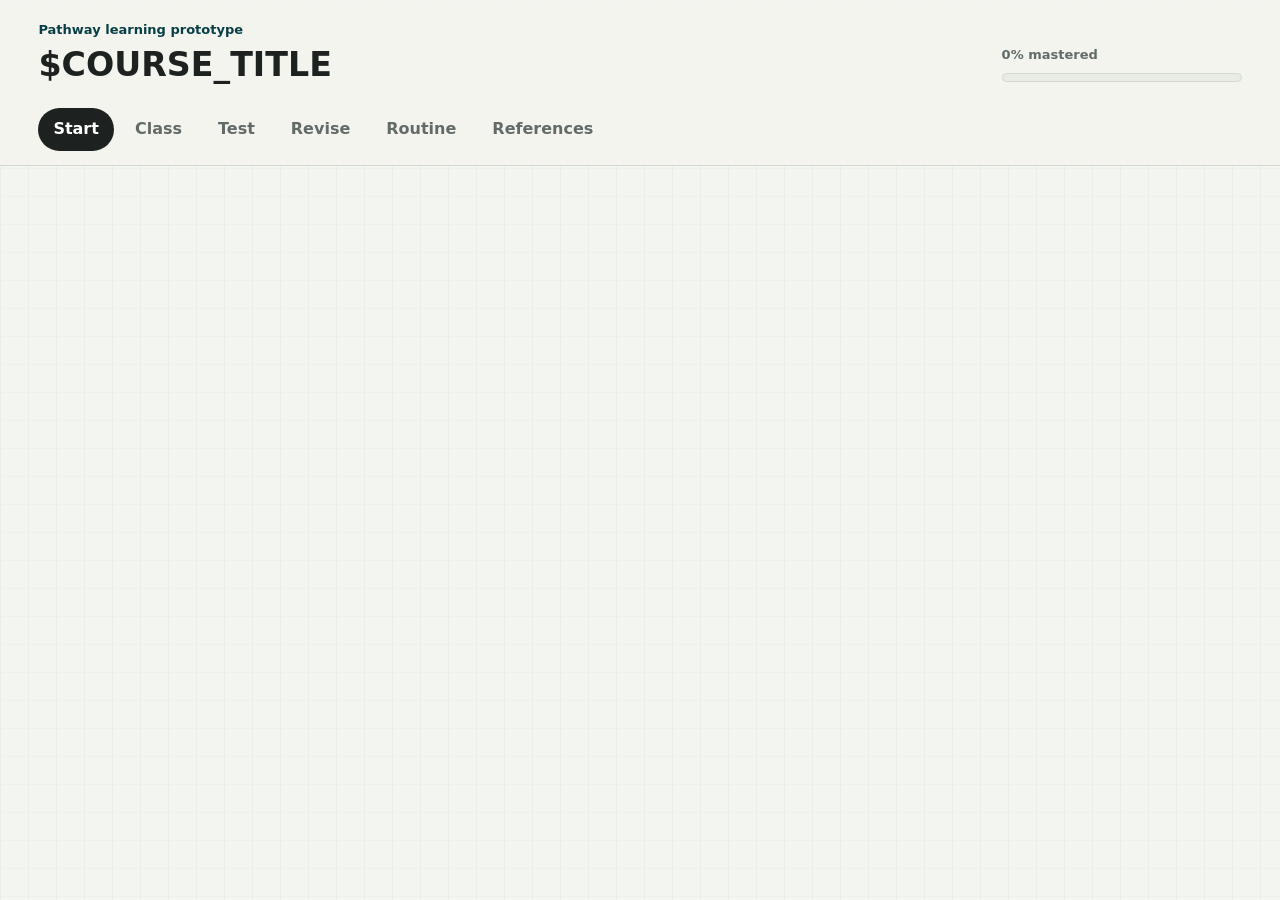
<file: templates/app/index.html>
<!doctype html>
<html lang="en">
  <head>
    <meta charset="utf-8">
    <meta name="viewport" content="width=device-width, initial-scale=1">
    <meta name="description" content="A source-grounded pathway learning prototype for institutions and learners.">
    <title>$COURSE_TITLE · Pathway learning prototype</title>
    <link rel="stylesheet" href="styles.css">
  </head>
  <body>
    <a class="skip-link" href="#main">Skip to study area</a>
    <div class="app-shell">
      <header class="topbar">
        <div class="brand-block">
          <p class="kicker">Pathway learning prototype</p>
          <h1>$COURSE_TITLE</h1>
        </div>
        <div class="topbar-progress" aria-label="Course mastery progress">
          <span id="courseProgressText">0% mastered</span>
          <div class="progress-track"><div id="courseProgressBar" class="progress-fill"></div></div>
        </div>
        <nav class="top-nav" aria-label="Study navigation">
          <button type="button" data-view="dashboard" class="active">Start</button>
          <button type="button" data-view="lesson">Class</button>
          <button type="button" data-view="practice">Test</button>
          <button type="button" data-view="review">Revise</button>
          <button type="button" data-view="profile">Routine</button>
          <button type="button" data-view="sources">References</button>
        </nav>
      </header>

      <main id="main" class="workspace">
        <section id="dashboardView" class="app-view"></section>
        <section id="lessonView" class="app-view"></section>
        <section id="practiceView" class="app-view"></section>
        <section id="reviewView" class="app-view"></section>
        <section id="profileView" class="app-view"></section>
        <section id="sourcesView" class="app-view"></section>
      </main>
    </div>

    <script>
      window.COURSE_DATA = $COURSE_DATA_JSON;
    </script>
    <script src="app.js"></script>
  </body>
</html>
</file>
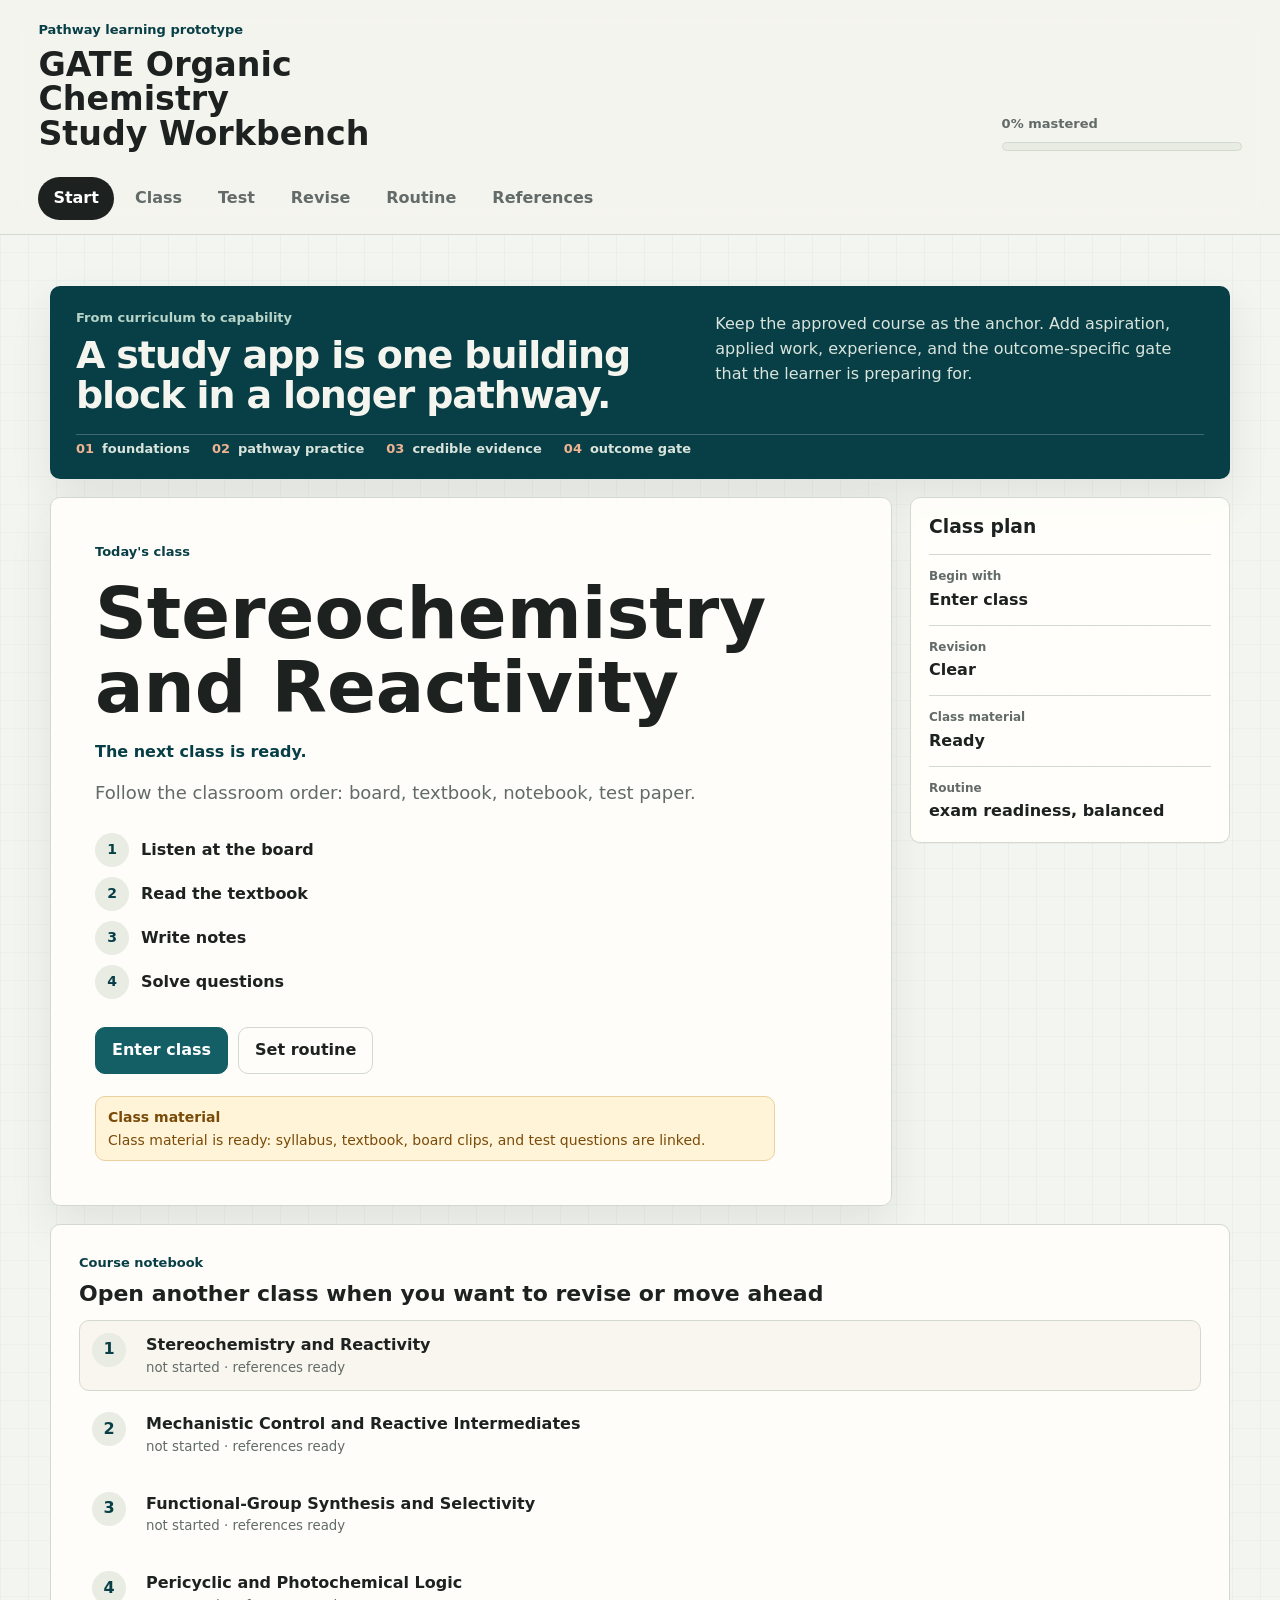
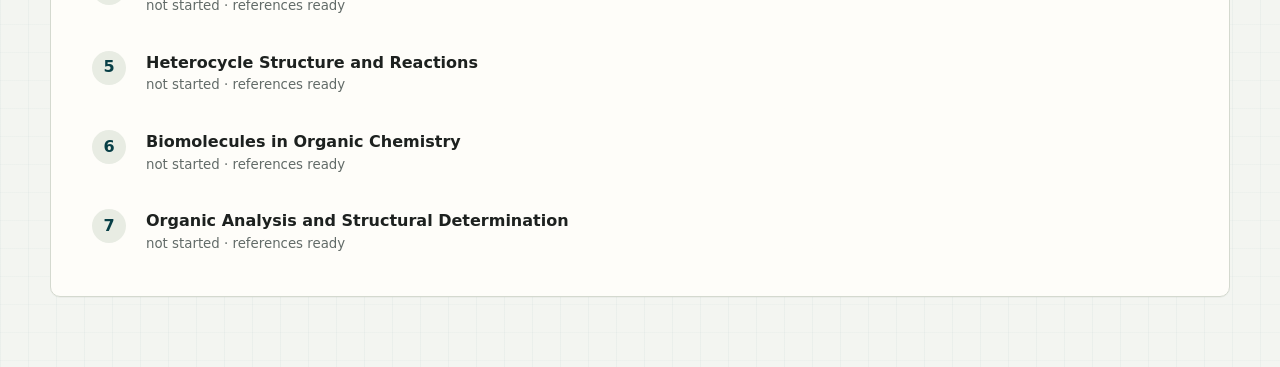
<file: courses/gate_organic_chemistry/site/index.html>
<!doctype html>
<html lang="en">
  <head>
    <meta charset="utf-8">
    <meta name="viewport" content="width=device-width, initial-scale=1">
    <meta name="description" content="A source-grounded pathway learning prototype for institutions and learners.">
    <title>GATE Organic Chemistry Study Workbench · Pathway learning prototype</title>
    <link rel="stylesheet" href="styles.css">
  </head>
  <body>
    <a class="skip-link" href="#main">Skip to study area</a>
    <div class="app-shell">
      <header class="topbar">
        <div class="brand-block">
          <p class="kicker">Pathway learning prototype</p>
          <h1>GATE Organic Chemistry Study Workbench</h1>
        </div>
        <div class="topbar-progress" aria-label="Course mastery progress">
          <span id="courseProgressText">0% mastered</span>
          <div class="progress-track"><div id="courseProgressBar" class="progress-fill"></div></div>
        </div>
        <nav class="top-nav" aria-label="Study navigation">
          <button type="button" data-view="dashboard" class="active">Start</button>
          <button type="button" data-view="lesson">Class</button>
          <button type="button" data-view="practice">Test</button>
          <button type="button" data-view="review">Revise</button>
          <button type="button" data-view="profile">Routine</button>
          <button type="button" data-view="sources">References</button>
        </nav>
      </header>

      <main id="main" class="workspace">
        <section id="dashboardView" class="app-view"></section>
        <section id="lessonView" class="app-view"></section>
        <section id="practiceView" class="app-view"></section>
        <section id="reviewView" class="app-view"></section>
        <section id="profileView" class="app-view"></section>
        <section id="sourcesView" class="app-view"></section>
      </main>
    </div>

    <script>
      window.COURSE_DATA = {"course": {"title": "GATE Organic Chemistry Study Workbench", "learner_level": "GATE Chemistry candidate", "active_scope": "Official GATE CY Organic Chemistry section only"}, "status": "ready", "lessons": [{"id": "stereochemistry", "order": 1, "title": "Stereochemistry and Reactivity", "module": "Stereochemistry", "syllabus_anchor": "Chirality and symmetry, absolute and relative configuration, topicity, stereoselective and stereospecific synthesis, conformational analysis, geometrical and optical isomerism, atropisomerism, and neighbouring group participation.", "concept_thread": {"id": "chirality_enantiomers", "label": "Chirality, mirror images, and enantiomers", "source_coverage": {"textbook": 2, "video": 2, "questions": 2}, "missing_source_types": [], "alignment_state": "source_backed", "alignment_score": 41.0, "evidence_ids": {"syllabus": ["stereochemistry:syllabus"], "textbook": ["openstax_orgchem_stereo_5_1", "openstax_orgchem_stereo_5_5"], "video": ["gate_organic_graph_stereochemistry_specific_rotation:139.91-203.86", "gate_organic_graph_stereochemistry_specific_rotation:277.68-348.28"], "questions": ["official_gate_cy_2025_0039", "official_gate_cy_2024_0021"]}}, "source_grounded_summary": "Study this lesson as the stereochemical control layer of the official Organic Chemistry syllabus. Use the textbook and video evidence before adding any mechanism-level explanation.", "textbook_evidence": [{"source_id": "openstax_organic_chemistry", "citation_label": "OpenStax Organic Chemistry, John McMurry, 10th edition, 5.1 Enantiomers and the Tetrahedral Carbon", "source_url": "https://openstax.org/books/organic-chemistry/pages/5-1-enantiomers-and-the-tetrahedral-carbon", "license": "CC BY-NC-SA 4.0", "section_title": "5.1 Enantiomers and the Tetrahedral Carbon", "page": null, "chunk_id": "openstax_orgchem_stereo_5_1", "text_preview": "A molecule that is not identical to its mirror image is chiral. OpenStax introduces enantiomers through tetrahedral carbon centers, mirror-image relationships, and the structural test for handedness.", "full_text": "What causes molecular handedness? Look at generalized molecules of the type CH 3 X, CH 2 XY, and CHXYZ shown in Figure 5.2 . On the left are three molecules, and on the right are their images reflected in a mirror. The CH 3 X and CH 2 XY molecules are identical to their mirror images and thus are not handed. If you make a molecular model of each molecule and its mirror image, you find that you can superimpose one on the other so that all atoms coincide. The CHXYZ molecule, by contrast, is not identical to its mirror image. You can’t superimpose a model of this molecule on a model of its mirror image for the same reason that you can’t superimpose a left hand on a right hand: they simply aren’t the same.\n\nFigure 5.2 Tetrahedral carbon atoms and their mirror images. Molecules of the type CH 3 X and CH 2 XY are identical to their mirror images, but a molecule of the type CHXYZ is not. A CHXYZ molecule is related to its mirror image in the same way a right hand is related to a left hand.\n\nA molecule that is not identical to its mirror image is a kind of stereoisomer ( Section 4.2 ) called an enantiomer (e- nan -tee-oh-mer, from the Greek enantio, meaning “opposite”). Enantiomers are related to each other as a right hand is related to a left hand and result whenever a tetrahedral carbon is bonded to four different substituents (one need not be H). For example, lactic acid (2-hydroxypropanoic acid) exists as a pair of enantiomers because there are four different groups (-H, -OH, -CH 3 , -CO 2 H) bonded to the central carbon atom. The enantiomers are called (+)-lactic acid and (-)-lactic acid. Both are found in sour milk, but only the (+) enantiomer occurs in muscle tissue.\n\nNo matter how hard you try, you can’t superimpose a molecule of (+)-lactic acid on a molecule of (-)-lactic acid. If any two groups match up, say -H and -CO 2 H, the remaining two groups don’t match ( Figure 5.3 ).\n\nFigure 5.3 Attempts at superimposing the mirror-image forms of lactic acid. (a) When the -H and -OH substituents match up, the -CO 2 H and -CH 3 substituents don’t; (b) when -CO 2 H and -CH 3 match up, -H and -OH don’t. Regardless of how the molecules are oriented, they aren’t identical.", "content_blocks": [{"type": "paragraph", "text": "What causes molecular handedness? Look at generalized molecules of the type CH 3 X, CH 2 XY, and CHXYZ shown in Figure 5.2 . On the left are three molecules, and on the right are their images reflected in a mirror. The CH 3 X and CH 2 XY molecules are identical to their mirror images and thus are not handed. If you make a molecular model of each molecule and its mirror image, you find that you can superimpose one on the other so that all atoms coincide. The CHXYZ molecule, by contrast, is not identical to its mirror image. You can’t superimpose a model of this molecule on a model of its mirror image for the same reason that you can’t superimpose a left hand on a right hand: they simply aren’t the same."}, {"type": "figure", "caption": "Figure 5.2 Tetrahedral carbon atoms and their mirror images. Molecules of the type CH 3 X and CH 2 XY are identical to their mirror images, but a molecule of the type CHXYZ is not. A CHXYZ molecule is related to its mirror image in the same way a right hand is related to a left hand.", "image_url": "https://openstax.org/apps/image-cdn/v1/f=webp/apps/archive/20260604.144757/resources/ea0210f47007c9dca0b66089bace537efb8982d5", "alt": "The figure shows condensed formulas, structures, and ball-and-stick models of C H 3 X, C H 2 X Y, and C H X Y Z along with their mirror images."}, {"type": "paragraph", "text": "A molecule that is not identical to its mirror image is a kind of stereoisomer ( Section 4.2 ) called an enantiomer (e- nan -tee-oh-mer, from the Greek enantio, meaning “opposite”). Enantiomers are related to each other as a right hand is related to a left hand and result whenever a tetrahedral carbon is bonded to four different substituents (one need not be H). For example, lactic acid (2-hydroxypropanoic acid) exists as a pair of enantiomers because there are four different groups (-H, -OH, -CH 3 , -CO 2 H) bonded to the central carbon atom. The enantiomers are called (+)-lactic acid and (-)-lactic acid. Both are found in sour milk, but only the (+) enantiomer occurs in muscle tissue."}, {"type": "figure", "caption": "", "image_url": "https://openstax.org/apps/image-cdn/v1/f=webp/apps/archive/20260604.144757/resources/691eef8f331622edfe544d197c1810c1d3fc5714", "alt": "Structure of lactic acid with a molecule of the general formula C H X Y Z. Ball-and-stick model and structure of (plus)-lactic acid with its mirror image, displaying (minus)-lactic acid."}, {"type": "paragraph", "text": "No matter how hard you try, you can’t superimpose a molecule of (+)-lactic acid on a molecule of (-)-lactic acid. If any two groups match up, say -H and -CO 2 H, the remaining two groups don’t match ( Figure 5.3 )."}, {"type": "figure", "caption": "Figure 5.3 Attempts at superimposing the mirror-image forms of lactic acid. (a) When the -H and -OH substituents match up, the -CO 2 H and -CH 3 substituents don’t; (b) when -CO 2 H and -CH 3 match up, -H and -OH don’t. Regardless of how the molecules are oriented, they aren’t identical.", "image_url": "https://openstax.org/apps/image-cdn/v1/f=webp/apps/archive/20260604.144757/resources/31713a43f02c4a3216433092dfb8e830aea04a9a", "alt": "Two pairs of lactic acid molecules. Pair a shows the positions of substituents mismatching except hydrogen and hydroxyl groups. Pair b shows substituents mismatching except methyl and carboxylic acid groups."}], "keywords": ["chiral", "enantiomers", "tetrahedral", "mirror", "stereochemistry", "configuration"], "lesson_ids": ["stereochemistry"], "matched_terms": ["curated_lesson_mapping"]}, {"source_id": "openstax_organic_chemistry", "citation_label": "OpenStax Organic Chemistry, John McMurry, 10th edition, 5.5 Sequence Rules for Specifying Configuration", "source_url": "https://openstax.org/books/organic-chemistry/pages/5-5-sequence-rules-for-specifying-configuration", "license": "CC BY-NC-SA 4.0", "section_title": "5.5 Sequence Rules for Specifying Configuration", "page": null, "chunk_id": "openstax_orgchem_stereo_5_5", "text_preview": "The R/S system assigns absolute configuration by ranking substituents around a stereocenter. The section gives the priority-rule logic needed before comparing stereochemical outcomes.", "full_text": "Structural drawings provide a visual representation of stereochemistry, but a written method for indicating the three-dimensional arrangement, or configuration , of substituents at a chirality center is also needed. The method used a set of sequence rules to rank the four groups attached to the chirality center and then looks at the handedness with which those groups are attached. Called the Cahn-Ingold-Prelog rules after the chemists who proposed them, the sequence rules are as follows:\n\nRULE 1 Look at the four atoms directly attached to the chirality center, and rank them according to atomic number. The atom with the highest atomic number has the highest ranking (first), and the atom with the lowest atomic number (usually hydrogen) has the lowest ranking (fourth). When different isotopes of the same element are compared, such as deuterium ( 2 H) and protium ( 1 H), the heavier isotope ranks higher than the lighter isotope. Thus, atoms commonly found in organic compounds have the following order.\n\nRULE 2 If a decision can’t be reached by ranking the first atoms in the substituent, look at the second, third, or fourth atoms away from the chirality center until the first difference is found. A -CH 2 CH 3 substituent and a -CH 3 substituent are equivalent by rule 1 because both have carbon as the first atom. By rule 2, however, ethyl ranks higher than methyl because ethyl has a carbon as its highest second atom, while methyl has only hydrogen as its second atom. Look at the following pairs of examples to see how the rule works:\n\nRULE 3 Multiple-bonded atoms are equivalent to the same number of single-bonded atoms. For example, an aldehyde substituent ( -CH═O -CH═O ), which has a carbon atom doubly bonded to one oxygen, is equivalent to a substituent having a carbon atom singly bonded to two oxygens:\n\nAs further examples, the following pairs are equivalent:\n\nHaving ranked the four groups attached to a chiral carbon, we describe the stereochemical configuration around the carbon by orienting the molecule so that the group with the lowest ranking (4) points directly away from us. We then look at the three remaining substituents, which now appear to radiate toward us like the spokes on a steering wheel ( Figure 5.8 ). If a curved arrow drawn from the highest to second-highest to third-highest ranked substituent (1 → 2 → 3) is clockwise, we say that the chirality center has the R configuration (Latin rectus, meaning “right”). If an arrow from 1 → 2 → 3 is counterclockwise, the chirality center has the S configuration (Latin sinister , meaning “left”). To remember these assignments, think of a car’s steering wheel when making a R ight (clockwise) turn.\n\nFigure 5.8 Assigning R and S configurations to chirality centers. When the molecule is oriented so that the lowest-ranked group ( 4 ) is toward the rear, the remaining three groups radiate toward the viewer like the spokes of a steering wheel. If the direction of travel 1 → 2 → 3 is clockwise (right turn), the center has the R configuration. If the direction of travel 1 → 2 → 3 is counterclockwise (left turn), the center is S .\n\nLook at (-)-lactic acid in Figure 5.9 for an example of how to assign configuration. Sequence rule 1 says that -OH is ranked 1 and -H is ranked 4, but it doesn’t allow us to distinguish between -CH 3 and -CO 2 H because both groups have carbon as their first atom. Sequence rule 2, however, says that -CO 2 H ranks higher than -CH 3 because O (the highest second atom in -CO 2 H) outranks H (the highest second atom in -CH 3 ). Now, turn the molecule so that the fourth-ranked group (-H) is oriented toward the rear, away from the observer. Since a curved arrow from 1 (-OH) to 2 (-CO 2 H) to 3 (-CH 3 ) is clockwise (right turn of the steering wheel), (-)-lactic acid has the R configuration. Applying the same procedure to (+)-lactic acid leads to the opposite assignment.\n\nFigure 5.9 Assigning configuration to (a) ( R )-(-)-lactic acid and (b) ( S )-(+)-lactic acid.\n\nFurther examples are provided by naturally occurring (-)-glyceraldehyde and (+)-alanine, which both have the S configuration as shown in Figure 5.10 . Note that the sign of optical rotation, (+) or (-), is not related to the R,S designation. ( S )-Glyceraldehyde happens to be levorotatory (-), and ( S )-alanine happens to be dextrorotatory (+). There is no simple correlation between R,S configuration and direction or magnitude of optical rotation.\n\nFigure 5.10 Assigning configuration to (a) (-)-glyceraldehyde. (b) (+)-alanine. Both happen to have the S configuration, although one is levorotatory and the other is dextrorotatory.\n\nOne additional point needs to be mentioned-the matter of absolute configuration . How do we know that the assignments of R and S configuration are correct in an absolute sense , rather than a relative, sense? Since there is no correlation between the R,S configuration and the direction or magnitude of optical rotation, how do we know that the R configuration belongs to the levorotatory enantiomer of lactic acid? This difficult question was finally solved in 1951, when an X-ray diffraction method was found for determining the absolute spatial arrangement of atoms in a molecule. Based on those results, we can say with certainty that the R , S conventions are correct.\n\nWorked Example 5.3 Assigning Configuration to Chirality Centers Orient each of the following drawings so that the lowest-ranked group is toward the rear, and then assign R or S configuration to each: Strategy It takes practice to be able to visualize and orient a chirality center in three dimensions. You might start by indicating where the observer must be located-180° opposite the lowest-ranked group. Then imagine yourself in the position of the observer, and redraw what you would see. Solution In (a) , you would be located in front of the page toward the top right of the molecule, and you would see group 2 to your left, group 3 to your right, and group 1 below you. This corresponds to an R configuration. In (b) , you would be located behind the page toward the top left of the molecule from your point of view, and you would see group 3 to your left, group 1 to your right, and group 2 below you. This also corresponds to an R configuration.\n\nWorked Example 5.4 Drawing the Three-Dimensional Structure of a Specific Enantiomer Draw a tetrahedral representation of ( R )-2-chlorobutane. Strategy Begin by ranking the four substituents bonded to the chirality center: (1) -Cl, (2) -CH 2 CH 3 , (3) -CH 3 , (4) -H. To draw a tetrahedral representation of the molecule, orient the lowest-ranked group (-H) away from you and imagine that the other three groups are coming out of the page toward you. Then, place the remaining three substituents such that the direction of travel 1 → 2 → 3 is clockwise (right turn), and tilt the molecule toward you to bring the rear hydrogen into view. Using molecular models is a real help in working problems of this sort. Solution\n\nProblem 5-7 Which member in each of the following sets ranks higher? (a) -H or -Br (b) -Cl or -Br (c) -CH 3 or -CH 2 CH 3 (d) -NH 2 or -OH (e) -CH 2 OH or -CH 3 (f) -CH 2 OH or -CH = O Problem 5-8 Rank each of the following sets of substituents: (a) -H, -OH, -CH 2 CH 3 , -CH 2 CH 2 OH (b) -CO 2 H, -CO 2 CH 3 , -CH 2 OH, -OH (c) -CN, -CH 2 NH 2 , -CH 2 NHCH 3 , -NH 2 (d) -SH, -CH 2 SCH 3 , -CH 3 , -SSCH 3 Problem 5-9 Orient each of the following drawings so that the lowest-ranked group is toward the rear, and then assign R or S configuration: (a) (b) (c) Problem 5-10 Assign R or S configuration to the chirality center in each of the following molecules: (a) (b) (c) Problem 5-11 Draw a tetrahedral representation of ( S )-2-pentanol (2-hydroxypentane). Problem 5-12 Assign R or S configuration to the chirality center in the following molecular model of the amino acid methionine (blue = N, yellow = S):", "content_blocks": [{"type": "paragraph", "text": "Structural drawings provide a visual representation of stereochemistry, but a written method for indicating the three-dimensional arrangement, or configuration , of substituents at a chirality center is also needed. The method used a set of sequence rules to rank the four groups attached to the chirality center and then looks at the handedness with which those groups are attached. Called the Cahn-Ingold-Prelog rules after the chemists who proposed them, the sequence rules are as follows:"}, {"type": "paragraph", "text": "RULE 1 Look at the four atoms directly attached to the chirality center, and rank them according to atomic number. The atom with the highest atomic number has the highest ranking (first), and the atom with the lowest atomic number (usually hydrogen) has the lowest ranking (fourth). When different isotopes of the same element are compared, such as deuterium ( 2 H) and protium ( 1 H), the heavier isotope ranks higher than the lighter isotope. Thus, atoms commonly found in organic compounds have the following order."}, {"type": "figure", "caption": "", "image_url": "https://openstax.org/apps/image-cdn/v1/f=webp/apps/archive/20260604.144757/resources/d4494b9d9e93d9a06f0db4aca584418416851f59", "alt": "The atoms are arranged in descending order of their ranking and atomic number as follows: B r, C l, S, P, O, N, C, 2 H, and 1 H."}, {"type": "paragraph", "text": "RULE 2 If a decision can’t be reached by ranking the first atoms in the substituent, look at the second, third, or fourth atoms away from the chirality center until the first difference is found. A -CH 2 CH 3 substituent and a -CH 3 substituent are equivalent by rule 1 because both have carbon as the first atom. By rule 2, however, ethyl ranks higher than methyl because ethyl has a carbon as its highest second atom, while methyl has only hydrogen as its second atom. Look at the following pairs of examples to see how the rule works:"}, {"type": "figure", "caption": "", "image_url": "https://openstax.org/apps/image-cdn/v1/f=webp/apps/archive/20260604.144757/resources/51cf31dd72ca5bab6103fe7f69308164c00c2e8e", "alt": "Four pairs of structures are ranked. Within each pair, one structure is labeled as lower while the other as higher."}, {"type": "paragraph", "text": "RULE 3 Multiple-bonded atoms are equivalent to the same number of single-bonded atoms. For example, an aldehyde substituent ( -CH═O -CH═O ), which has a carbon atom doubly bonded to one oxygen, is equivalent to a substituent having a carbon atom singly bonded to two oxygens:"}, {"type": "figure", "caption": "", "image_url": "https://openstax.org/apps/image-cdn/v1/f=webp/apps/archive/20260604.144757/resources/f4103fdb17b6bd0efe5a9551cb1377828c50ddc3", "alt": "Two equivalent structures. The first structure has a carbonyl group. The second structure has a carbon bonded to hydrogen and two oxygens. One of the oxygens is bonded to carbon."}, {"type": "paragraph", "text": "As further examples, the following pairs are equivalent:"}, {"type": "figure", "caption": "", "image_url": "https://openstax.org/apps/image-cdn/v1/f=webp/apps/archive/20260604.144757/resources/504d497384085135e5d9ba1f4d7055b5ea8b410a", "alt": "Two pairs of equivalent structures. First pair shows alkene and a 4-carbon chain. Second pair shows alkyne and a 2-carbon chain, in which each carbon is bonded to two carbons"}, {"type": "paragraph", "text": "Having ranked the four groups attached to a chiral carbon, we describe the stereochemical configuration around the carbon by orienting the molecule so that the group with the lowest ranking (4) points directly away from us. We then look at the three remaining substituents, which now appear to radiate toward us like the spokes on a steering wheel ( Figure 5.8 ). If a curved arrow drawn from the highest to second-highest to third-highest ranked substituent (1 → 2 → 3) is clockwise, we say that the chirality center has the R configuration (Latin rectus, meaning “right”). If an arrow from 1 → 2 → 3 is counterclockwise, the chirality center has the S configuration (Latin sinister , meaning “left”). To remember these assignments, think of a car’s steering wheel when making a R ight (clockwise) turn."}, {"type": "figure", "caption": "Figure 5.8 Assigning R and S configurations to chirality centers. When the molecule is oriented so that the lowest-ranked group ( 4 ) is toward the rear, the remaining three groups radiate toward the viewer like the spokes of a steering wheel. If the direction of travel 1 → 2 → 3 is clockwise (right turn), the center has the R configuration. If the direction of travel 1 → 2 → 3 is counterclockwise (left turn), the center is S .", "image_url": "https://openstax.org/apps/image-cdn/v1/f=webp/apps/archive/20260604.144757/resources/0fb436033dd896bd19bc760c52806b4fd5b8063f", "alt": "Substituents in the compound form R configuration, depicted as a right turn of the steering wheel. Its mirror image forms S configuration, depicted as left turn of the steering wheel."}, {"type": "paragraph", "text": "Look at (-)-lactic acid in Figure 5.9 for an example of how to assign configuration. Sequence rule 1 says that -OH is ranked 1 and -H is ranked 4, but it doesn’t allow us to distinguish between -CH 3 and -CO 2 H because both groups have carbon as their first atom. Sequence rule 2, however, says that -CO 2 H ranks higher than -CH 3 because O (the highest second atom in -CO 2 H) outranks H (the highest second atom in -CH 3 ). Now, turn the molecule so that the fourth-ranked group (-H) is oriented toward the rear, away from the observer. Since a curved arrow from 1 (-OH) to 2 (-CO 2 H) to 3 (-CH 3 ) is clockwise (right turn of the steering wheel), (-)-lactic acid has the R configuration. Applying the same procedure to (+)-lactic acid leads to the opposite assignment."}, {"type": "figure", "caption": "Figure 5.9 Assigning configuration to (a) ( R )-(-)-lactic acid and (b) ( S )-(+)-lactic acid.", "image_url": "https://openstax.org/apps/image-cdn/v1/f=webp/apps/archive/20260604.144757/resources/9d735eb45ff80921e4e4dbd2658124fc9581c053", "alt": "Structure and ball-and-stick model of (minus)-lactic acid with R configuration. Its mirror image shows ball-and-stick model of (plus)-lactic acid with S configuration. The figure also shows structure of (plus)-lactic acid."}, {"type": "paragraph", "text": "Further examples are provided by naturally occurring (-)-glyceraldehyde and (+)-alanine, which both have the S configuration as shown in Figure 5.10 . Note that the sign of optical rotation, (+) or (-), is not related to the R,S designation. ( S )-Glyceraldehyde happens to be levorotatory (-), and ( S )-alanine happens to be dextrorotatory (+). There is no simple correlation between R,S configuration and direction or magnitude of optical rotation."}, {"type": "figure", "caption": "Figure 5.10 Assigning configuration to (a) (-)-glyceraldehyde. (b) (+)-alanine. Both happen to have the S configuration, although one is levorotatory and the other is dextrorotatory.", "image_url": "https://openstax.org/apps/image-cdn/v1/f=webp/apps/archive/20260604.144757/resources/2e34e20602f17714860b222edd832cbeb4d4a0c0", "alt": "The structures and ball-and-stick models of (S)-Glyceraldehyde [(S)-(minus)-2,3-dihydroxypropanal] and (S)-alanine [(S)-(plus)-2-aminopropanoic acid with their [alpha] D values equals minus 8.7 and plus 8.5, respectively."}, {"type": "paragraph", "text": "One additional point needs to be mentioned-the matter of absolute configuration . How do we know that the assignments of R and S configuration are correct in an absolute sense , rather than a relative, sense? Since there is no correlation between the R,S configuration and the direction or magnitude of optical rotation, how do we know that the R configuration belongs to the levorotatory enantiomer of lactic acid? This difficult question was finally solved in 1951, when an X-ray diffraction method was found for determining the absolute spatial arrangement of atoms in a molecule. Based on those results, we can say with certainty that the R , S conventions are correct."}, {"type": "paragraph", "text": "Worked Example 5.3 Assigning Configuration to Chirality Centers Orient each of the following drawings so that the lowest-ranked group is toward the rear, and then assign R or S configuration to each: Strategy It takes practice to be able to visualize and orient a chirality center in three dimensions. You might start by indicating where the observer must be located-180° opposite the lowest-ranked group. Then imagine yourself in the position of the observer, and redraw what you would see. Solution In (a) , you would be located in front of the page toward the top right of the molecule, and you would see group 2 to your left, group 3 to your right, and group 1 below you. This corresponds to an R configuration. In (b) , you would be located behind the page toward the top left of the molecule from your point of view, and you would see group 3 to your left, group 1 to your right, and group 2 below you. This also corresponds to an R configuration."}, {"type": "paragraph", "text": "Worked Example 5.4 Drawing the Three-Dimensional Structure of a Specific Enantiomer Draw a tetrahedral representation of ( R )-2-chlorobutane. Strategy Begin by ranking the four substituents bonded to the chirality center: (1) -Cl, (2) -CH 2 CH 3 , (3) -CH 3 , (4) -H. To draw a tetrahedral representation of the molecule, orient the lowest-ranked group (-H) away from you and imagine that the other three groups are coming out of the page toward you. Then, place the remaining three substituents such that the direction of travel 1 → 2 → 3 is clockwise (right turn), and tilt the molecule toward you to bring the rear hydrogen into view. Using molecular models is a real help in working problems of this sort. Solution"}, {"type": "paragraph", "text": "Problem 5-7 Which member in each of the following sets ranks higher? (a) -H or -Br (b) -Cl or -Br (c) -CH 3 or -CH 2 CH 3 (d) -NH 2 or -OH (e) -CH 2 OH or -CH 3 (f) -CH 2 OH or -CH = O Problem 5-8 Rank each of the following sets of substituents: (a) -H, -OH, -CH 2 CH 3 , -CH 2 CH 2 OH (b) -CO 2 H, -CO 2 CH 3 , -CH 2 OH, -OH (c) -CN, -CH 2 NH 2 , -CH 2 NHCH 3 , -NH 2 (d) -SH, -CH 2 SCH 3 , -CH 3 , -SSCH 3 Problem 5-9 Orient each of the following drawings so that the lowest-ranked group is toward the rear, and then assign R or S configuration: (a) (b) (c) Problem 5-10 Assign R or S configuration to the chirality center in each of the following molecules: (a) (b) (c) Problem 5-11 Draw a tetrahedral representation of ( S )-2-pentanol (2-hydroxypentane). Problem 5-12 Assign R or S configuration to the chirality center in the following molecular model of the amino acid methionine (blue = N, yellow = S):"}], "keywords": ["sequence", "rules", "configuration", "absolute", "stereocenter", "priority"], "lesson_ids": ["stereochemistry"], "matched_terms": ["curated_lesson_mapping"]}], "video_evidence": [{"source_id": "gate_organic_graph_stereochemistry_specific_rotation", "title": "Optical Activity - Specific Rotation & Enantiomeric Excess - Stereochemistry", "citation_label": "The Organic Chemistry Tutor optical activity and specific rotation lecture via VideoDB", "source_url": "https://www.youtube.com/watch?v=duGxp_XZzvw", "video_id": "m-z-019f9f53-86c6-79f3-8304-d9dabec3e2b5", "collection_id": "c-fae8a4fb-d45d-4489-9993-16b861216501", "timestamp_start": 139.91, "timestamp_end": 203.86, "timestamp_label": "02:19-03:23", "transcript_preview": "So the molecule on the left is called S lactic acid, whereas the molecule on the right, this is called R lactic acid. These two enantiomers, which are mirrored images of each other, they have different optical properties, but they have the same physical properties. So enantiomers have same physical properties, like boiling point, melting point density, solubility is the same. For these two isomers. However, their optical properties are different. The way they rotate plane polarized light is not the same. It turns out that the S isomer rotates light towards the right and the ART isomer rotates plane polarized light towards the left.", "evidence_mode": "videodb_spoken_word_search"}], "question_evidence": [{"question_id": "official_gate_cy_2025_0039", "citation_label": "Official GATE 2025 Chemistry question paper", "year": 2025, "source_url": "https://gate2026.iitg.ac.in/doc/download/2025/CY2025.pdf", "source_path": "resources/question_banks/official_gate/gate_cy_2025_question_paper.pdf", "page": 24, "prompt_preview": "Q.33 The specific rotation of enantiomerically pure ( S)-2-butanol is +14 . The specific rotation of enantiomeric mixture of 2 -butanol obtained from an asymmetric reduction of 2-butanone is found to be +7. The percentage of (R)-2-butanol present in the reaction mixture is _____ (in integer).", "keywords": ["specific", "rotation", "enantiomerically", "butanol", "enantiomeric", "mixture", "obtained", "asymmetric", "reduction", "butanone", "found", "percentage", "present", "reaction", "integer"], "matched_terms": ["specific rotation", "asymmetric"]}, {"question_id": "official_gate_cy_2024_0021", "citation_label": "Official GATE 2024 Chemistry question paper", "year": 2024, "source_url": "https://gate2026.iitg.ac.in/doc/download/2024/CY24S1.pdf", "source_path": "resources/question_banks/official_gate/gate_cy_2024_question_paper.pdf", "page": 12, "prompt_preview": "Q.15 Among the following, the chiral compound is (A) P (B) Q (C) R (D) S", "keywords": ["among", "following", "chiral", "compound"], "matched_terms": ["chiral"]}], "review_prompts": ["Can you identify the stereochemical relation before choosing a reaction pathway?", "Can you separate configurational effects from conformational effects?"], "readiness": {"state": "ready", "completeness": {"syllabus": true, "textbook": true, "video": true, "questions": true}, "source_states": {"syllabus": {"state": "source_backed", "label": "Source-backed", "message": "This lesson has processed source evidence."}, "textbook": {"state": "source_backed", "label": "Source-backed", "message": "This lesson has processed source evidence."}, "video": {"state": "source_backed", "label": "Source-backed", "message": "This lesson has processed source evidence."}, "questions": {"state": "source_backed", "label": "Source-backed", "message": "This lesson has processed source evidence."}}, "source_integrity_state": "source_backed", "evidence_completeness_score": 1.0, "missing_messages": []}, "mastery_state": "not_started"}, {"id": "reaction_mechanisms", "order": 2, "title": "Mechanistic Control and Reactive Intermediates", "module": "Reaction Mechanisms", "syllabus_anchor": "Kinetic versus thermodynamic control, Hammond postulate, Curtin-Hammett principle, mechanism determination, linear free-energy relationships, substitution, addition, elimination, reactive intermediates, and rearrangements.", "concept_thread": {"id": "mechanisms_and_intermediates", "label": "Reaction mechanisms and intermediates", "source_coverage": {"textbook": 2, "video": 3, "questions": 2}, "missing_source_types": [], "alignment_state": "source_backed", "alignment_score": 42.5, "evidence_ids": {"syllabus": ["reaction_mechanisms:syllabus"], "textbook": ["openstax_orgchem_mechanisms_6_2", "openstax_orgchem_mechanisms_6_10"], "video": ["gate_organic_pilot_reaction_mechanism_ifas:270.06-360.94", "gate_organic_pilot_reaction_mechanism_ifas:2520.03-2610.13", "gate_organic_pilot_reaction_mechanism_ifas:7474.11-7560.08"], "questions": ["official_gate_cy_2025_0033", "official_gate_cy_2025_0062"]}}, "source_grounded_summary": "Study this lesson as the decision layer for why a pathway is favored. Keep claims tied to mechanism evidence, product evidence, kinetics, or intermediate stability.", "textbook_evidence": [{"source_id": "openstax_organic_chemistry", "citation_label": "OpenStax Organic Chemistry, John McMurry, 10th edition, 6.2 How Organic Reactions Occur: Mechanisms", "source_url": "https://openstax.org/books/organic-chemistry/pages/6-2-how-organic-reactions-occur-mechanisms", "license": "CC BY-NC-SA 4.0", "section_title": "6.2 How Organic Reactions Occur: Mechanisms", "page": null, "chunk_id": "openstax_orgchem_mechanisms_6_2", "text_preview": "A reaction mechanism describes the individual steps by which reactants are converted into products. OpenStax frames mechanisms as bond-breaking and bond-forming events tracked with electron movement.", "full_text": "Having looked at the kinds of reactions that take place, let’s now see how they occur. An overall description of how a reaction occurs is called a reaction mechanism . A mechanism describes in detail exactly what takes place at each stage of a chemical transformation-which bonds are broken and in what order, which bonds are formed and in what order, and what the relative rates are for each step. A complete mechanism must also account for all reactants used and all products formed.\n\nAll chemical reactions involve bond-breaking and bond-making. When two molecules come together, react, and yield products, specific bonds in the reactant molecules are broken and specific bonds in the product molecules are formed. Fundamentally, there are two ways in which a covalent two-electron bond can break. A bond can break in an electronically unsymmetrical way so that both bonding electrons remain with one product fragment, leaving the other with a vacant orbital, or a bond can break in an electronically symmetrical way so that one electron remains with each product fragment. The unsymmetrical cleavage is said to be heterolytic , and the symmetrical cleavage is said to be homolytic .\n\nWe’ll develop this point in more detail later, but note for now that the movement of two electrons in the unsymmetrical process is indicated using a full-headed curved arrow ( ), whereas the movement of one electron in the symmetrical process is indicated using a half-headed, or “fishhook,” arrow ( ).\n\nJust as there are two ways in which a bond can break, there are two ways in which a covalent two-electron bond can form. A bond can form in an electronically unsymmetrical way if both bonding electrons are donated to the new bond by one reactant, or in a symmetrical way if one electron is donated by each reactant.\n\nProcesses that involve unsymmetrical bond-breaking and bond-making are called polar reactions . Polar reactions involve species that have an even number of electrons and thus have only electron pairs in their orbitals. Polar processes are by far the more common reaction type in both organic and biological chemistry, and a large part of this book is devoted to their description.\n\nProcesses that involve symmetrical bond-breaking and bond-making are called radical reactions . A radical , often called a free radical , is a neutral chemical species that contains an odd number of electrons and thus has a single, unpaired electron in one of its orbitals.\n\nIn addition to polar and radical reactions, there is a third, less commonly encountered process called a pericyclic reaction . Rather than explain pericyclic reactions now, though, we’ll look at them more carefully in Chapter 30.", "content_blocks": [{"type": "paragraph", "text": "Having looked at the kinds of reactions that take place, let’s now see how they occur. An overall description of how a reaction occurs is called a reaction mechanism . A mechanism describes in detail exactly what takes place at each stage of a chemical transformation-which bonds are broken and in what order, which bonds are formed and in what order, and what the relative rates are for each step. A complete mechanism must also account for all reactants used and all products formed."}, {"type": "paragraph", "text": "All chemical reactions involve bond-breaking and bond-making. When two molecules come together, react, and yield products, specific bonds in the reactant molecules are broken and specific bonds in the product molecules are formed. Fundamentally, there are two ways in which a covalent two-electron bond can break. A bond can break in an electronically unsymmetrical way so that both bonding electrons remain with one product fragment, leaving the other with a vacant orbital, or a bond can break in an electronically symmetrical way so that one electron remains with each product fragment. The unsymmetrical cleavage is said to be heterolytic , and the symmetrical cleavage is said to be homolytic ."}, {"type": "paragraph", "text": "We’ll develop this point in more detail later, but note for now that the movement of two electrons in the unsymmetrical process is indicated using a full-headed curved arrow ( ), whereas the movement of one electron in the symmetrical process is indicated using a half-headed, or “fishhook,” arrow ( )."}, {"type": "figure", "caption": "", "image_url": "https://openstax.org/apps/image-cdn/v1/f=webp/apps/archive/20260604.144757/resources/b23a7575ae41777f18d7770474ea204f58189e4e", "alt": "Two reactions of A B with a shared pair of electrons show unsymmetrical bond-breaking (full arrow) and symmetrical bond-breaking (fish hook arrows), respectively."}, {"type": "paragraph", "text": "Just as there are two ways in which a bond can break, there are two ways in which a covalent two-electron bond can form. A bond can form in an electronically unsymmetrical way if both bonding electrons are donated to the new bond by one reactant, or in a symmetrical way if one electron is donated by each reactant."}, {"type": "figure", "caption": "", "image_url": "https://openstax.org/apps/image-cdn/v1/f=webp/apps/archive/20260604.144757/resources/043b2271f5b3754c94f984657871f9a8a968ffc4", "alt": "Two reactions for the formation of A B with a shared pair of electrons show unsymmetrical bond-making (full arrow) and symmetrical bond-making (fish hook arrows), respectively."}, {"type": "paragraph", "text": "Processes that involve unsymmetrical bond-breaking and bond-making are called polar reactions . Polar reactions involve species that have an even number of electrons and thus have only electron pairs in their orbitals. Polar processes are by far the more common reaction type in both organic and biological chemistry, and a large part of this book is devoted to their description."}, {"type": "paragraph", "text": "Processes that involve symmetrical bond-breaking and bond-making are called radical reactions . A radical , often called a free radical , is a neutral chemical species that contains an odd number of electrons and thus has a single, unpaired electron in one of its orbitals."}, {"type": "paragraph", "text": "In addition to polar and radical reactions, there is a third, less commonly encountered process called a pericyclic reaction . Rather than explain pericyclic reactions now, though, we’ll look at them more carefully in Chapter 30."}], "keywords": ["mechanism", "reactions", "electron", "bond", "reactants", "products"], "lesson_ids": ["reaction_mechanisms"], "matched_terms": ["curated_lesson_mapping"]}, {"source_id": "openstax_organic_chemistry", "citation_label": "OpenStax Organic Chemistry, John McMurry, 10th edition, 6.10 Describing a Reaction: Intermediates", "source_url": "https://openstax.org/books/organic-chemistry/pages/6-10-describing-a-reaction-intermediates", "license": "CC BY-NC-SA 4.0", "section_title": "6.10 Describing a Reaction: Intermediates", "page": null, "chunk_id": "openstax_orgchem_mechanisms_6_10", "text_preview": "Reaction-coordinate diagrams distinguish transition states from intermediates. This supports the lesson's focus on kinetic reasoning, intermediate stability, and evidence for a proposed pathway.", "full_text": "How can we describe the carbocation formed in the first step of the reaction of ethylene with HBr? The carbocation is clearly different from the reactants, yet it isn’t a transition state and it isn’t a final product.\n\nWe call the carbocation, which exists only transiently during the course of the multistep reaction, a reaction intermediate . As soon as the intermediate is formed in the first step by reaction of ethylene with H + , it reacts further with Br - in a second step to give the final product, bromoethane. This second step has its own activation energy (Δ G ‡ ), its own transition state, and its own energy change (Δ G °). We can picture the second transition state as an activated complex between the electrophilic carbocation intermediate and the nucleophilic bromide anion, in which Br - donates a pair of electrons to the positively charged carbon atom as the new C-Br bond just starts to form.\n\nA complete energy diagram for the overall reaction of ethylene with HBr is shown in Figure 6.8 . In essence, we draw a diagram for each of the individual steps and then join them so that the carbocation product of step 1 is the reactant for step 2. As indicated in Figure 6.8 , the reaction intermediate lies at an energy minimum between steps. Because the energy level of the intermediate is higher than the level of either the reactant that formed it or the product it yields, the intermediate can’t normally be isolated. It is, however, more stable than its two neighboring transition states.\n\nFigure 6.8 An energy diagram for the reaction of ethylene with HBr. Two separate steps are involved, each with its own activation energy (Δ G ‡ ) and free-energy change (Δ G °). The overall Δ G ‡ for the complete reaction is the energy difference between reactants and the highest transition state (which corresponds to Δ G 1 ‡ in this case), and the overall Δ G ° for the reaction is the energy difference between reactants and final products.\n\nEach step in a multistep process can always be considered separately. Each step has its own Δ G ‡ and its own Δ G °. The overall activation energy that controls the rate of the reaction, however, is the energy difference between initial reactants and the highest transition state, regardless of which step it occurs in. The overall Δ G ° of the reaction is the energy difference between reactants and final products.\n\nThe biological reactions that take place in living organisms have the same energy requirements as reactions that take place in the laboratory and can be described in similar ways. They are, however, constrained by the fact that they must have low enough activation energies to occur at moderate temperatures, and they must release energy in relatively small amounts to avoid overheating the organism. These constraints can be met through the use of large, structurally complex, enzyme catalysts that alter the mechanism of a reaction to a pathway that can proceed through a series of small steps rather than one or two large steps. Thus, an energy diagram for a biological reaction might look like that in Figure 6.9 .\n\nFigure 6.9 Energy diagrams for a typical, enzyme-catalyzed biological reaction and an uncatalyzed laboratory reaction . The biological reaction involves many steps, each of which has a relatively small activation energy and small energy change. The end result is the same, however.\n\nWorked Example 6.3 Drawing a Reaction Energy Diagram Sketch an energy diagram for a one-step reaction that is fast and highly exergonic. Strategy A fast reaction has a small Δ G ‡ , and a highly exergonic reaction has a large negative Δ G °. Solution\n\nWorked Example 6.4 Drawing a Reaction Energy Diagram Sketch an energy diagram for a two-step exergonic reaction whose second step has a higher-energy transition state than its first step. Show Δ G ‡ and Δ G ° for the overall reaction. Strategy A two-step reaction has two transition states and an intermediate between them. The Δ G ‡ for the overall reaction is the energy change between reactants and the highest-energy transition state-the second one in this case. An exergonic reaction has a negative overall Δ G °. Solution\n\nProblem 6-13 Sketch an energy diagram for a two-step reaction in which both steps are exergonic and in which the second step has a higher-energy transition state than the first. Label the parts of the diagram corresponding to reactant, product, intermediate, overall Δ G ‡ , and overall Δ G °.", "content_blocks": [{"type": "paragraph", "text": "How can we describe the carbocation formed in the first step of the reaction of ethylene with HBr? The carbocation is clearly different from the reactants, yet it isn’t a transition state and it isn’t a final product."}, {"type": "figure", "caption": "", "image_url": "https://openstax.org/apps/image-cdn/v1/f=webp/apps/archive/20260604.144757/resources/ed10b6e09d79fa30d221fedd077f131e1c3c77cb", "alt": "A reaction mechanism shows ethene attacking hydrogen bromide to form a carbocation (labeled intermediate), which is attacked by a bromide ion to form ethyl bromide."}, {"type": "paragraph", "text": "We call the carbocation, which exists only transiently during the course of the multistep reaction, a reaction intermediate . As soon as the intermediate is formed in the first step by reaction of ethylene with H + , it reacts further with Br - in a second step to give the final product, bromoethane. This second step has its own activation energy (Δ G ‡ ), its own transition state, and its own energy change (Δ G °). We can picture the second transition state as an activated complex between the electrophilic carbocation intermediate and the nucleophilic bromide anion, in which Br - donates a pair of electrons to the positively charged carbon atom as the new C-Br bond just starts to form."}, {"type": "paragraph", "text": "A complete energy diagram for the overall reaction of ethylene with HBr is shown in Figure 6.8 . In essence, we draw a diagram for each of the individual steps and then join them so that the carbocation product of step 1 is the reactant for step 2. As indicated in Figure 6.8 , the reaction intermediate lies at an energy minimum between steps. Because the energy level of the intermediate is higher than the level of either the reactant that formed it or the product it yields, the intermediate can’t normally be isolated. It is, however, more stable than its two neighboring transition states."}, {"type": "figure", "caption": "Figure 6.8 An energy diagram for the reaction of ethylene with HBr. Two separate steps are involved, each with its own activation energy (Δ G ‡ ) and free-energy change (Δ G °). The overall Δ G ‡ for the complete reaction is the energy difference between reactants and the highest transition state (which corresponds to Δ G 1 ‡ in this case), and the overall Δ G ° for the reaction is the energy difference between reactants and final products.", "image_url": "https://openstax.org/apps/image-cdn/v1/f=webp/apps/archive/20260604.144757/resources/6da88a01383de5fd0291b93a6db6790e38c7cc9d", "alt": "Energy diagram for ethyl bromide formation shows two transition state peaks (first is higher), with net negative delta G naught."}, {"type": "paragraph", "text": "Each step in a multistep process can always be considered separately. Each step has its own Δ G ‡ and its own Δ G °. The overall activation energy that controls the rate of the reaction, however, is the energy difference between initial reactants and the highest transition state, regardless of which step it occurs in. The overall Δ G ° of the reaction is the energy difference between reactants and final products."}, {"type": "paragraph", "text": "The biological reactions that take place in living organisms have the same energy requirements as reactions that take place in the laboratory and can be described in similar ways. They are, however, constrained by the fact that they must have low enough activation energies to occur at moderate temperatures, and they must release energy in relatively small amounts to avoid overheating the organism. These constraints can be met through the use of large, structurally complex, enzyme catalysts that alter the mechanism of a reaction to a pathway that can proceed through a series of small steps rather than one or two large steps. Thus, an energy diagram for a biological reaction might look like that in Figure 6.9 ."}, {"type": "figure", "caption": "Figure 6.9 Energy diagrams for a typical, enzyme-catalyzed biological reaction and an uncatalyzed laboratory reaction . The biological reaction involves many steps, each of which has a relatively small activation energy and small energy change. The end result is the same, however.", "image_url": "https://openstax.org/apps/image-cdn/v1/f=webp/apps/archive/20260604.144757/resources/dc3e7cd31d405f66de01a1ef1ff4bcf4425513b3", "alt": "Two energy diagrams for the same reaction; catalyzed shows multiple transition states each with low activation barrier, uncatalyzed shows single transition state with high activation barrier."}, {"type": "paragraph", "text": "Worked Example 6.3 Drawing a Reaction Energy Diagram Sketch an energy diagram for a one-step reaction that is fast and highly exergonic. Strategy A fast reaction has a small Δ G ‡ , and a highly exergonic reaction has a large negative Δ G °. Solution"}, {"type": "paragraph", "text": "Worked Example 6.4 Drawing a Reaction Energy Diagram Sketch an energy diagram for a two-step exergonic reaction whose second step has a higher-energy transition state than its first step. Show Δ G ‡ and Δ G ° for the overall reaction. Strategy A two-step reaction has two transition states and an intermediate between them. The Δ G ‡ for the overall reaction is the energy change between reactants and the highest-energy transition state-the second one in this case. An exergonic reaction has a negative overall Δ G °. Solution"}, {"type": "paragraph", "text": "Problem 6-13 Sketch an energy diagram for a two-step reaction in which both steps are exergonic and in which the second step has a higher-energy transition state than the first. Label the parts of the diagram corresponding to reactant, product, intermediate, overall Δ G ‡ , and overall Δ G °."}], "keywords": ["intermediates", "transition", "state", "kinetic", "energy", "reaction"], "lesson_ids": ["reaction_mechanisms"], "matched_terms": ["curated_lesson_mapping"]}], "video_evidence": [{"source_id": "gate_organic_pilot_reaction_mechanism_ifas", "title": "Reaction Mechanism | Organic Chemistry | CSIR NET Chemistry | IFAS", "citation_label": "IFAS reaction mechanism video via VideoDB", "source_url": "https://www.youtube.com/watch?v=hkh70pllOlo", "video_id": "m-z-019f9deb-0e6e-7533-b064-09fa80d54428", "collection_id": "c-fae8a4fb-d45d-4489-9993-16b861216501", "timestamp_start": 2520.03, "timestamp_end": 2610.13, "timestamp_label": "42:00-43:30", "transcript_preview": "बीच का इंटरमीडिएट है वो ऑप्टिकली एक्टिव है या इनएक्टिव सर देखिये आपने अभी न 1 ही फॉर्म बनाई है। आप इसका रेजुनेटिंग स्ट्रक्चर भी तो बना सकते हैं। बात तो सही है। तो अगर मैं रेजोनेंस हाइब्रिड स्ट्रक्चर को ड्रा करूँ तो ऑक्सीजन ऑक्सीजन ऐसा बीच में पॉजिटिव। देखिये सिर कितना फर्स्ट क्लास इसमें प्लेन ऑफ सिमिट्री प्रेजेंट है तो हम क्या कहेंगे हम ये कहेंगे सिर कि इसमें पी ओ एस प्रेजेंट है। अब की तो शार्ट ट्रिक लगा लीजिये। अगर आपका इन्टरमीडिएट ऑप्टिकली इन एक्टिव बनता है न तो डायरेक्ट बता दीजिये की आपका प्रोडक्ट भी क्या होगा ऑप्टिकली इन एक्टिव होगा। अच्छा अच्छा मतलब आंसर तो मिल गया लेकिन ऑप्टिकली इनएक्टिव कैसे बनेगा। क्योंकि जो प्रोडक्ट्स होंगे रेस्मिक मिक्चर होंगे। 1 बार अटैक यहाँ हो सकता है और 1 बार अटैक यहाँ हो सकता है। दोनों प्रोडक्ट्स को देखने की कोशिश करिएगा। देखो अगर ऊपर वाले सेंटर पर एसिटेट अटैक करेगा तो बेलोदी प्लेन और अबवधीप्लेन और अगर नीचे वाले सेंटर से ओपन करेगा तो यहाँ पर बेलोदी प्लेन और यहाँ पर अबवदीप्लेन जल्दी बताएगा। अगर ये 2 प्रोडक्ट्स हैं एक्स और वाई तो इनके बीच में क्या रिलेशनशिप है। अगर मैंने 2 प्रोडक्ट्स बनाये, 1 ऊपर वाले सेंटर से अटैक करके बनाया, 1 नीचे वाले सेंटर से अटैक करके बनाया तो इन दोनों में क्या रिलेशनशिप", "evidence_mode": "videodb_spoken_word_search"}], "question_evidence": [{"question_id": "official_gate_cy_2025_0033", "citation_label": "Official GATE 2025 Chemistry question paper", "year": 2025, "source_url": "https://gate2026.iitg.ac.in/doc/download/2025/CY2025.pdf", "source_path": "resources/question_banks/official_gate/gate_cy_2025_question_paper.pdf", "page": 22, "prompt_preview": "Q.27 Choose the correct option(s) with regard to mechanism of the following transformation. (A) It proceeds through divinyl cyclopropane rearrangement (B) It involves a diradical intermediate (C) It proceeds through di--methane rearrangement (D) It proceeds through [2+2+2] cycloaddition reaction", "keywords": ["choose", "correct", "options", "regard", "mechanism", "following", "transformation", "proceeds", "through", "divinyl", "cyclopropane", "rearrangement", "involves", "diradical", "intermediate", "methane", "cycloaddition", "reaction"], "matched_terms": ["mechanism", "transformation", "rearrangement", "intermediate"]}, {"question_id": "official_gate_cy_2025_0062", "citation_label": "Official GATE 2025 Chemistry question paper", "year": 2025, "source_url": "https://gate2026.iitg.ac.in/doc/download/2025/CY2025.pdf", "source_path": "resources/question_banks/official_gate/gate_cy_2025_question_paper.pdf", "page": 41, "prompt_preview": "Q.54 The process(es) and/or intermediate(s) through which the following transformation proceeds is/are (A) 1,2-methide shift (B) 1,3-methide shift (C) non-classical carbocation (D) tertiary carbocation", "keywords": ["processes", "andor", "intermediates", "through", "which", "following", "transformation", "proceeds", "isare", "methide", "shift", "classical", "carbocation", "tertiary"], "matched_terms": ["transformation", "intermediate"]}], "review_prompts": ["What evidence would distinguish a kinetic product from a thermodynamic product?", "Which intermediate or transition-state argument is actually being tested?"], "readiness": {"state": "ready", "completeness": {"syllabus": true, "textbook": true, "video": true, "questions": true}, "source_states": {"syllabus": {"state": "source_backed", "label": "Source-backed", "message": "This lesson has processed source evidence."}, "textbook": {"state": "source_backed", "label": "Source-backed", "message": "This lesson has processed source evidence."}, "video": {"state": "source_backed", "label": "Source-backed", "message": "This lesson has processed source evidence."}, "questions": {"state": "source_backed", "label": "Source-backed", "message": "This lesson has processed source evidence."}}, "source_integrity_state": "source_backed", "evidence_completeness_score": 1.0, "missing_messages": []}, "mastery_state": "not_started"}, {"id": "organic_synthesis", "order": 3, "title": "Functional-Group Synthesis and Selectivity", "module": "Organic Synthesis", "syllabus_anchor": "Reactions, mechanisms and selectivity of major functional groups; main-group reagents; coupling reactions; retrosynthesis; atom economy; umpolung; chemo-, regio- and stereoselectivity; protection/deprotection; asymmetric synthesis; enolate and carbonyl stereoselective additions.", "concept_thread": {"id": "synthesis_planning", "label": "Synthesis planning and reaction sequences", "source_coverage": {"textbook": 2, "video": 2, "questions": 5}, "missing_source_types": [], "alignment_state": "source_backed", "alignment_score": 42.0, "evidence_ids": {"syllabus": ["organic_synthesis:syllabus"], "textbook": ["openstax_orgchem_synthesis_9_matters", "openstax_orgchem_synthesis_19_11"], "video": ["gate_organic_pilot_organic_synthesis_retrosynthesis:180.12-270.14", "gate_organic_pilot_organic_synthesis_retrosynthesis:90.03-180.12"], "questions": ["official_gate_cy_2025_0031", "official_gate_cy_2025_0061", "official_gate_cy_2025_0049", "official_gate_cy_2025_0051", "official_gate_cy_2025_0052"]}}, "source_grounded_summary": "Study this lesson as a synthesis planning layer. The app should connect reactions to selectivity, disconnections, reagent choice, and evidence-backed practice.", "textbook_evidence": [{"source_id": "openstax_organic_chemistry", "citation_label": "OpenStax Organic Chemistry, John McMurry, 10th edition, Chemistry Matters: The Art of Organic Synthesis", "source_url": "https://openstax.org/books/organic-chemistry/pages/9-chemistry-matters-the-art-of-organic-synthesis", "license": "CC BY-NC-SA 4.0", "section_title": "Chemistry Matters: The Art of Organic Synthesis", "page": null, "chunk_id": "openstax_orgchem_synthesis_9_matters", "text_preview": "OpenStax presents synthesis as planned construction of complex molecules, where route design often forces chemists to revise reactions and discover new chemical principles.", "full_text": "Chemistry Matters - The Art of Organic Synthesis 9 • Chemistry Matters 9 • Chemistry Matters Figure 9.8 Vitamin B 12 has been synthesized from scratch in the laboratory, but the bacteria growing on sludge from municipal sewage plants do a much better job. (credit: “Aeration and sludge-wasting” by U.S. Department of Agriculture/Flickr, Public Domain) If you think some of the synthesis problems at the end of this chapter are difficult, try devising a synthesis of vitamin B 12 starting only from simple substances you can buy in a chemical catalog. This extraordinary achievement was reported in 1973 as the culmination of a collaborative effort headed by Robert B. Woodward of Harvard University and Albert Eschenmoser of the Swiss Federal Institute of Technology in Zürich. More than 100 graduate students and postdoctoral associates contributed to the work, which took more than a decade to complete. Why put such extraordinary effort into the laboratory synthesis of a molecule so easily obtained from natural sources? There are many reasons. On a basic human level, a chemist might be motivated primarily by the challenge, much as a climber might be challenged by the ascent of a difficult peak. Beyond the pure challenge, the completion of a difficult synthesis is also valuable in that it establishes new standards and raises the field to a new level. If vitamin B 12 can be made, then why can’t any molecule found in nature be made? Indeed, the decades that have passed since the work of Woodward and Eschenmoser have seen the laboratory synthesis of many enormously complex and valuable substances. Sometimes these substances-for instance, the anticancer compound paclitaxel, trade named Taxol-are not easily available in nature, so laboratory synthesis is the only method for obtaining larger quantities. But perhaps the most important reason for undertaking a complex synthesis is that, in so doing, new reactions and new chemistry are discovered. It invariably happens in a complex synthesis that a point is reached at which the planned route fails. At such a time, the only alternatives are either to quit or to devise a way around the difficulty. New reactions and new principles come from such situations, and it is in this way that the science of organic chemistry grows richer. In the synthesis of vitamin B 12 , for example, unexpected findings emerged that led to the understanding of an entire new class of reactions-the pericyclic reactions that are the subject of Chapter 30 in this book. From synthesizing vitamin B 12 to understanding pericyclic reactions-no one could have possibly predicted such a link at the beginning of the synthesis, but that is the way of science.", "content_blocks": [{"type": "paragraph", "text": "Chemistry Matters - The Art of Organic Synthesis 9 • Chemistry Matters 9 • Chemistry Matters Figure 9.8 Vitamin B 12 has been synthesized from scratch in the laboratory, but the bacteria growing on sludge from municipal sewage plants do a much better job. (credit: “Aeration and sludge-wasting” by U.S. Department of Agriculture/Flickr, Public Domain) If you think some of the synthesis problems at the end of this chapter are difficult, try devising a synthesis of vitamin B 12 starting only from simple substances you can buy in a chemical catalog. This extraordinary achievement was reported in 1973 as the culmination of a collaborative effort headed by Robert B. Woodward of Harvard University and Albert Eschenmoser of the Swiss Federal Institute of Technology in Zürich. More than 100 graduate students and postdoctoral associates contributed to the work, which took more than a decade to complete. Why put such extraordinary effort into the laboratory synthesis of a molecule so easily obtained from natural sources? There are many reasons. On a basic human level, a chemist might be motivated primarily by the challenge, much as a climber might be challenged by the ascent of a difficult peak. Beyond the pure challenge, the completion of a difficult synthesis is also valuable in that it establishes new standards and raises the field to a new level. If vitamin B 12 can be made, then why can’t any molecule found in nature be made? Indeed, the decades that have passed since the work of Woodward and Eschenmoser have seen the laboratory synthesis of many enormously complex and valuable substances. Sometimes these substances-for instance, the anticancer compound paclitaxel, trade named Taxol-are not easily available in nature, so laboratory synthesis is the only method for obtaining larger quantities. But perhaps the most important reason for undertaking a complex synthesis is that, in so doing, new reactions and new chemistry are discovered. It invariably happens in a complex synthesis that a point is reached at which the planned route fails. At such a time, the only alternatives are either to quit or to devise a way around the difficulty. New reactions and new principles come from such situations, and it is in this way that the science of organic chemistry grows richer. In the synthesis of vitamin B 12 , for example, unexpected findings emerged that led to the understanding of an entire new class of reactions-the pericyclic reactions that are the subject of Chapter 30 in this book. From synthesizing vitamin B 12 to understanding pericyclic reactions-no one could have possibly predicted such a link at the beginning of the synthesis, but that is the way of science."}], "keywords": ["synthesis", "route", "reactions", "complex", "molecules", "planning"], "lesson_ids": ["organic_synthesis"], "matched_terms": ["curated_lesson_mapping"]}, {"source_id": "openstax_organic_chemistry", "citation_label": "OpenStax Organic Chemistry, John McMurry, 10th edition, 19.11 Nucleophilic Addition of Phosphorus Ylides: The Wittig Reaction", "source_url": "https://openstax.org/books/organic-chemistry/pages/19-11-nucleophilic-addition-of-phosphorus-ylides-the-wittig-reaction", "license": "CC BY-NC-SA 4.0", "section_title": "19.11 Nucleophilic Addition of Phosphorus Ylides: The Wittig Reaction", "page": null, "chunk_id": "openstax_orgchem_synthesis_19_11", "text_preview": "The Wittig reaction is presented as a carbonyl-to-alkene transformation using a phosphorus ylide. It is useful evidence for functional-group synthesis and selectivity planning.", "full_text": "Aldehydes and ketones are converted into alkenes by means of a nucleophilic addition called the Wittig reaction , after the German chemist Georg Wittig who won the 1979 Nobel Prize in Chemistry. The reaction has no direct biological counterpart but is important both because of its wide use in drug manufacture and because of its mechanistic similarity to reactions of the coenzyme thiamin diphosphate, which we’ll see in Section 29.6 .\n\nIn the Wittig reaction, a triphenylphosphorus ylide, R 2 C - - P + Ph 3 R 2 C - - P + Ph 3 also called a phosphorane and sometimes written in the resonance form R 2 C═ P(Ph) 3 R 2 C═ P(Ph) 3 , adds to an aldehyde or ketone to yield a four-membered cyclic intermediate called an oxaphosphetane. The oxaphosphetane is not isolated, but instead spontaneously decomposes to give an alkene plus triphenylphosphine oxide, O═ PPh 3 O═ PPh 3 . In effect, the oxygen atom of the aldehyde or ketone and the R 2 C= bonded to phosphorus exchange places. (An ylide -pronounced ill -id-is a neutral, dipolar compound with adjacent positive and negative charges.)\n\nThe initial addition takes place by different pathways depending on the structure of the reactants and the exact experimental conditions. One pathway involves a one-step cycloaddition process analogous to the Diels-Alder cycloaddition reaction ( Section 14.4 ). The other pathway involves a nucleophilic addition reaction to give a dipolar intermediate called a betaine ( bay -ta-een), which undergoes ring closure.\n\nThe phosphorus ylides necessary for Wittig reaction are easily prepared by S N 2 reaction of primary (and some secondary) alkyl halides with triphenylphosphine, (Ph) 3 P, followed by treatment with base. Triphenylphosphine is a good nucleophile in S N 2 reactions, and yields of the resultant alkyltriphenylphosphonium salts are high. Because of the positive charge on phosphorus, the hydrogen on the neighboring carbon is weakly acidic and can be removed by a strong base such as butyllithium (BuLi) to generate the neutral ylide. For example:\n\nThe Wittig reaction is extremely general, and a great many monosubstituted, disubstituted, and trisubstituted alkenes can be prepared from the appropriate combination of phosphorane and aldehyde or ketone. Tetrasubstituted alkenes, however, can’t be prepared this way because of steric hindrance.\n\nThe real value of the Wittig reaction is that it yields a pure alkene of predictable structure. The C═C C═C bond in the product is always exactly where the C═O C═O group was in the reactant, and no alkene isomers (except E , Z isomers) are formed. For example, Wittig reaction of cyclohexanone with methylenetriphenylphosphorane yields only the single alkene product methylenecyclohexane. By contrast, addition of methylmagnesium bromide to cyclohexanone, followed by dehydration with POCl 3 , yields a roughly 9 : 1 mixture of two alkenes.\n\nWittig reactions are used commercially in the synthesis of numerous pharmaceutical products. For example, the German chemical company BASF prepares vitamin A by using a Wittig reaction between a 15-carbon ylide and a 5-carbon aldehyde.\n\nWorked Example 19.3 Synthesizing an Alkene Using a Wittig Reaction What carbonyl compound and what phosphorus ylide might you use to prepare 3-ethyl-2-pentene? Strategy An aldehyde or ketone reacts with a phosphorus ylide to yield an alkene in which the oxygen atom of the carbonyl reactant is replaced by the ═CR 2 of the ylide. Preparation of the phosphorus ylide itself usually involves S N 2 reaction of a primary alkyl halide with triphenylphosphine, so the ylide is typically primary, RCH═ P(Ph) 3 RCH═ P(Ph) 3 . This means that the disubstituted alkene carbon in the product comes from the carbonyl reactant, while the monosubstituted alkene carbon comes from the ylide. Solution\n\nProblem 19-16 What carbonyl compound and what phosphorus ylide might you use to prepare each of the following compounds? (a) (b) (c) (d) (e) (f) Problem 19-17 β -Carotene, a yellow food-coloring agent and dietary source of vitamin A can be prepared by a double Wittig reaction between 2 equivalents of β -ionylideneacetaldehyde and a diylide. Show the structure of the β -carotene product.", "content_blocks": [{"type": "paragraph", "text": "Aldehydes and ketones are converted into alkenes by means of a nucleophilic addition called the Wittig reaction , after the German chemist Georg Wittig who won the 1979 Nobel Prize in Chemistry. The reaction has no direct biological counterpart but is important both because of its wide use in drug manufacture and because of its mechanistic similarity to reactions of the coenzyme thiamin diphosphate, which we’ll see in Section 29.6 ."}, {"type": "paragraph", "text": "In the Wittig reaction, a triphenylphosphorus ylide, R 2 C - - P + Ph 3 R 2 C - - P + Ph 3 also called a phosphorane and sometimes written in the resonance form R 2 C═ P(Ph) 3 R 2 C═ P(Ph) 3 , adds to an aldehyde or ketone to yield a four-membered cyclic intermediate called an oxaphosphetane. The oxaphosphetane is not isolated, but instead spontaneously decomposes to give an alkene plus triphenylphosphine oxide, O═ PPh 3 O═ PPh 3 . In effect, the oxygen atom of the aldehyde or ketone and the R 2 C= bonded to phosphorus exchange places. (An ylide -pronounced ill -id-is a neutral, dipolar compound with adjacent positive and negative charges.)"}, {"type": "figure", "caption": "", "image_url": "https://openstax.org/apps/image-cdn/v1/f=webp/apps/archive/20260604.144757/resources/65e9368151273bd8f815a8d35bbcc3e6305930c4", "alt": "An aldehyde or ketone reacts with ylide to form an oxaphosphetane. This further forms alkene plus triphenylphosphine oxide."}, {"type": "paragraph", "text": "The initial addition takes place by different pathways depending on the structure of the reactants and the exact experimental conditions. One pathway involves a one-step cycloaddition process analogous to the Diels-Alder cycloaddition reaction ( Section 14.4 ). The other pathway involves a nucleophilic addition reaction to give a dipolar intermediate called a betaine ( bay -ta-een), which undergoes ring closure."}, {"type": "figure", "caption": "", "image_url": "https://openstax.org/apps/image-cdn/v1/f=webp/apps/archive/20260604.144757/resources/e2e42986bc368006462b641d4f3155c142648820", "alt": "A cyclic reversible reaction where aldehyde or ketone reacts with ylide, to form betaine (intermediate), which further forms oxaphosphetane. This transforms back to the reactants, aldehyde or ketone and ylide."}, {"type": "paragraph", "text": "The phosphorus ylides necessary for Wittig reaction are easily prepared by S N 2 reaction of primary (and some secondary) alkyl halides with triphenylphosphine, (Ph) 3 P, followed by treatment with base. Triphenylphosphine is a good nucleophile in S N 2 reactions, and yields of the resultant alkyltriphenylphosphonium salts are high. Because of the positive charge on phosphorus, the hydrogen on the neighboring carbon is weakly acidic and can be removed by a strong base such as butyllithium (BuLi) to generate the neutral ylide. For example:"}, {"type": "figure", "caption": "", "image_url": "https://openstax.org/apps/image-cdn/v1/f=webp/apps/archive/20260604.144757/resources/4ea2f2d49e6e420825ceaa74fa652259d5aef3d2", "alt": "Triphenylphosphine reacts with bromomethane via an S N 2 reaction to produce methyltriphenylphosphonium bromide, which then reacts with B u L i and T H F to form methylenetriphenylphosphorane."}, {"type": "paragraph", "text": "The Wittig reaction is extremely general, and a great many monosubstituted, disubstituted, and trisubstituted alkenes can be prepared from the appropriate combination of phosphorane and aldehyde or ketone. Tetrasubstituted alkenes, however, can’t be prepared this way because of steric hindrance."}, {"type": "paragraph", "text": "The real value of the Wittig reaction is that it yields a pure alkene of predictable structure. The C═C C═C bond in the product is always exactly where the C═O C═O group was in the reactant, and no alkene isomers (except E , Z isomers) are formed. For example, Wittig reaction of cyclohexanone with methylenetriphenylphosphorane yields only the single alkene product methylenecyclohexane. By contrast, addition of methylmagnesium bromide to cyclohexanone, followed by dehydration with POCl 3 , yields a roughly 9 : 1 mixture of two alkenes."}, {"type": "figure", "caption": "", "image_url": "https://openstax.org/apps/image-cdn/v1/f=webp/apps/archive/20260604.144757/resources/fc2a4c30db5ee715a631a0f0d0b9ecbd2eb10f26", "alt": "Cyclohexanone reacts with methylmagnesium bromide, then phosphoryl trichloride, forming1-methylcyclohexene and methylenecyclohexane in 9: 1 ratio. It also reacts with methylenenetriphenylphosphorane and tetrahydrofuran to form methylenecyclohexane and Ph 3 P O."}, {"type": "paragraph", "text": "Wittig reactions are used commercially in the synthesis of numerous pharmaceutical products. For example, the German chemical company BASF prepares vitamin A by using a Wittig reaction between a 15-carbon ylide and a 5-carbon aldehyde."}, {"type": "figure", "caption": "", "image_url": "https://openstax.org/apps/image-cdn/v1/f=webp/apps/archive/20260604.144757/resources/9ee34dda75791fee22141b29403c19096db14a87", "alt": "A reaction where fifteen-carbon ylide, carbon-carbon aldehyde react in the presence of methanol, and sodium methoxide form vitamin A acetate."}, {"type": "paragraph", "text": "Worked Example 19.3 Synthesizing an Alkene Using a Wittig Reaction What carbonyl compound and what phosphorus ylide might you use to prepare 3-ethyl-2-pentene? Strategy An aldehyde or ketone reacts with a phosphorus ylide to yield an alkene in which the oxygen atom of the carbonyl reactant is replaced by the ═CR 2 of the ylide. Preparation of the phosphorus ylide itself usually involves S N 2 reaction of a primary alkyl halide with triphenylphosphine, so the ylide is typically primary, RCH═ P(Ph) 3 RCH═ P(Ph) 3 . This means that the disubstituted alkene carbon in the product comes from the carbonyl reactant, while the monosubstituted alkene carbon comes from the ylide. Solution"}, {"type": "paragraph", "text": "Problem 19-16 What carbonyl compound and what phosphorus ylide might you use to prepare each of the following compounds? (a) (b) (c) (d) (e) (f) Problem 19-17 β -Carotene, a yellow food-coloring agent and dietary source of vitamin A can be prepared by a double Wittig reaction between 2 equivalents of β -ionylideneacetaldehyde and a diylide. Show the structure of the β -carotene product."}], "keywords": ["wittig", "carbonyl", "alkene", "phosphorus", "ylide", "synthesis"], "lesson_ids": ["organic_synthesis"], "matched_terms": ["curated_lesson_mapping"]}], "video_evidence": [{"source_id": "gate_organic_pilot_organic_synthesis_retrosynthesis", "title": "Retrosynthesis Organic Chemistry MSc Chemistry | Disconnection Approach | Reductive Amination | Umpolung", "citation_label": "J Chemistry Team retrosynthesis video via VideoDB", "source_url": "https://www.youtube.com/watch?v=2I5vmNkYTOk", "video_id": "m-z-019f9df7-8edd-79a1-869d-a5ceb34bcea6", "collection_id": "c-fae8a4fb-d45d-4489-9993-16b861216501", "timestamp_start": 90.03, "timestamp_end": 180.12, "timestamp_label": "01:30-03:00", "transcript_preview": "ऑर्गेनिक अभी तक पढ़ी है वो सब सब चीजें हम यहाँ पर यूज करेंगे। मोस्टली जितने भी रिएक्शंस है ठीक है इसमें कवरअप हो जायेंगे। तो ये बहुत बड़ा कारण है जिसके लिए आपको रेट्रो सिंथेसिस पढ़ना चाहिए और 1 पर्सनल कारण भी है कि रेट्रोसिंटसिस पढके आपको मजा भी आएगा ठीक है। इट इज वेरी इंटरेस्टिंग टॉपिक सो, वो चीजें तो प्रोसीड करने से पहले आपको बताता हूं फिर कुछ टर्म्स आपको पता नी चाहिए थी। सबसे पहले तो आपको रेट्रो सिंटसाइजटदेखोरेडरो का मतलब क्या है? यू गो बैक आ पीछे जाते हो, पीछे जाने का मतलब है फॉर एग्जांपल, अगर आपके पास स्टार्टिंग मटीरियल है आपको सिंथेसाइज करते हो उसको जो आपने सिंथेसाइज किया उसको बोलते हो टार्गेट मालिकूल तो वो तो फॉरवर्ड सिंथेसिस है। ठीक है बट उस फॉरवर्ड सिंथेसिस को प्लान करने के लिए देखो आपको बताए आपको ये चीज बनानी है, आपको कोई टारगेट मॉलिक्यूल बनाना है उस टारगेट मॉलिक्यूल को बनाने के लिए आपको कौन कौन से रॉ मैटीरियल्स चाहिए होंगे जो रेड लि अवेलेबल भी है कमर्शली ठीक है और रूट्स क्या क्या होंगी राइट? तो उसको प्लान करने के लिए रेट्रो सं 10 इस इम्पॉर्टेंट है यह आपको क्या देगा बेसिकली बैकवर्ड में आपको समझ आएगी कि आप क्या क्या चीजें ले सकते हो जिसे आप ये टारगेट मालिकुल बना सकते हो। यूजिंग यौर ऑर्गेनिक केमिस्ट्री नॉलेज, ठीक है। तो इसी के साथ अभी हम स्टार्ट करते हैं, ठीक है। तो मैं कुछ टर्म्स बोल रहा था वो मैं एग्जाम्पल के थ्रू आपको टर्म समझा भी दूंगा देखो", "evidence_mode": "videodb_spoken_word_search"}], "question_evidence": [{"question_id": "official_gate_cy_2025_0031", "citation_label": "Official GATE 2025 Chemistry question paper", "year": 2025, "source_url": "https://gate2026.iitg.ac.in/doc/download/2025/CY2025.pdf", "source_path": "resources/question_banks/official_gate/gate_cy_2025_question_paper.pdf", "page": 20, "prompt_preview": "Q.25 The correct option(s) of reagents and reaction sequences suitable for carrying out the following transformation is/are (A) (i) NBS, (PhCOO)2; (ii) aq. NaOH; (iii) active MnO2; (iv) Li/liq.NH3, t-BuOH (B) (i) m-CPBA; (ii) BF3.Et2O (C) (i) SeO2; (ii) Dess-Martin periodinane; (iii) K[BH(s-Bu)3] (K-selectride) (D) (i) dil. KMnO4; (ii) NaIO4", "keywords": ["correct", "options", "reagents", "reaction", "sequences", "suitable", "carrying", "following", "transformation", "isare", "phcoo2", "active", "liliqnh3", "bf3et2o", "martin", "periodinane", "selectride", "kmno4", "naio4"], "matched_terms": ["reaction sequence", "reagents", "transformation"]}, {"question_id": "official_gate_cy_2025_0061", "citation_label": "Official GATE 2025 Chemistry question paper", "year": 2025, "source_url": "https://gate2026.iitg.ac.in/doc/download/2025/CY2025.pdf", "source_path": "resources/question_banks/official_gate/gate_cy_2025_question_paper.pdf", "page": 40, "prompt_preview": "Q.53 The correct option(s) of reagents and reaction sequences suitable for carrying out the following transformation is/are (A) (B) (C) (D)", "keywords": ["correct", "options", "reagents", "reaction", "sequences", "suitable", "carrying", "following", "transformation", "isare"], "matched_terms": ["reaction sequence", "reagents", "transformation"]}, {"question_id": "official_gate_cy_2025_0049", "citation_label": "Official GATE 2025 Chemistry question paper", "year": 2025, "source_url": "https://gate2026.iitg.ac.in/doc/download/2025/CY2025.pdf", "source_path": "resources/question_banks/official_gate/gate_cy_2025_question_paper.pdf", "page": 30, "prompt_preview": "Q.41 The major products X and Y formed in the following reaction sequences are (A) (B) (C) (D)", "keywords": ["major", "products", "formed", "following", "reaction", "sequences"], "matched_terms": ["major product", "reaction sequence"]}, {"question_id": "official_gate_cy_2025_0051", "citation_label": "Official GATE 2025 Chemistry question paper", "year": 2025, "source_url": "https://gate2026.iitg.ac.in/doc/download/2025/CY2025.pdf", "source_path": "resources/question_banks/official_gate/gate_cy_2025_question_paper.pdf", "page": 32, "prompt_preview": "Q.43 The major product formed in the following reaction sequences is (A) (B) (C) (D)", "keywords": ["major", "product", "formed", "following", "reaction", "sequences"], "matched_terms": ["major product", "reaction sequence"]}, {"question_id": "official_gate_cy_2025_0052", "citation_label": "Official GATE 2025 Chemistry question paper", "year": 2025, "source_url": "https://gate2026.iitg.ac.in/doc/download/2025/CY2025.pdf", "source_path": "resources/question_banks/official_gate/gate_cy_2025_question_paper.pdf", "page": 33, "prompt_preview": "Q.44 In the following asymmetric transformation, the key aldol reaction involves the attack of (A) Si face of enolate on to the Re face of aldehyde (B) Si face of enolate on to the Si face of aldehyde (C) Re face of enolate on to the Re face of aldehyde (D) Re face of enolate on to the Si face of aldehyde", "keywords": ["following", "asymmetric", "transformation", "aldol", "reaction", "involves", "attack", "enolate", "aldehyde"], "matched_terms": ["transformation", "aldol"]}], "review_prompts": ["Can you explain the role of each reagent instead of memorizing the sequence?", "Can you state the selectivity issue before solving the transformation?"], "readiness": {"state": "ready", "completeness": {"syllabus": true, "textbook": true, "video": true, "questions": true}, "source_states": {"syllabus": {"state": "source_backed", "label": "Source-backed", "message": "This lesson has processed source evidence."}, "textbook": {"state": "source_backed", "label": "Source-backed", "message": "This lesson has processed source evidence."}, "video": {"state": "source_backed", "label": "Source-backed", "message": "This lesson has processed source evidence."}, "questions": {"state": "source_backed", "label": "Source-backed", "message": "This lesson has processed source evidence."}}, "source_integrity_state": "source_backed", "evidence_completeness_score": 1.0, "missing_messages": []}, "mastery_state": "not_started"}, {"id": "pericyclic_photochemistry", "order": 4, "title": "Pericyclic and Photochemical Logic", "module": "Pericyclic Reactions and Photochemistry", "syllabus_anchor": "Electrocyclic, cycloaddition and sigmatropic reactions; FMO and PMO treatments; Woodward-Hoffmann rule; photochemistry of alkenes, arenes and carbonyl compounds; photooxidation, photoreduction, di-pi-methane rearrangement, Barton-McCombie reaction, and Norrish type-I and II cleavage.", "concept_thread": {"id": "pericyclic_selection_rules", "label": "Pericyclic selection rules and electrocyclic motion", "source_coverage": {"textbook": 2, "video": 1, "questions": 1}, "missing_source_types": [], "alignment_state": "source_backed", "alignment_score": 38.5, "evidence_ids": {"syllabus": ["pericyclic_photochemistry:syllabus"], "textbook": ["openstax_orgchem_pericyclic_30_intro", "openstax_orgchem_photochemistry_30_8"], "video": ["gate_organic_expansion_pericyclic_photochemistry_jchem:1530.18-1620.07"], "questions": ["official_gate_cy_2025_0033"]}}, "source_grounded_summary": "Study this lesson as orbital-symmetry and excited-state evidence. Do not reduce it to name recall; require orbital or photochemical rationale from sources.", "textbook_evidence": [{"source_id": "openstax_organic_chemistry", "citation_label": "OpenStax Organic Chemistry, John McMurry, 10th edition, 30.9 A Summary of Rules for Pericyclic Reactions", "source_url": "https://openstax.org/books/organic-chemistry/pages/30-9-a-summary-of-rules-for-pericyclic-reactions", "license": "CC BY-NC-SA 4.0", "section_title": "30.9 A Summary of Rules for Pericyclic Reactions", "page": null, "chunk_id": "openstax_orgchem_pericyclic_30_intro", "text_preview": "Pericyclic reactions occur through concerted cyclic transition states. The OpenStax treatment connects electrocyclic, cycloaddition, and sigmatropic outcomes to orbital symmetry.", "full_text": "How can you keep straight all the rules about pericyclic reactions? The summary in Table 30.1 , Table 30.2 , and Table 30.3 can be distilled into a mnemonic phrase that provides an easy way to predict the stereochemical outcome of any pericyclic reaction:\n\nThe Electrons Circle Around ( TECA )\n\nT hermal reactions with an E ven number of electron pairs are C onrotatory or A ntarafacial.\n\nA change either from thermal to photochemical or from an even to an odd number of electron pairs changes the outcome from conrotatory/antarafacial to disrotatory/suprafacial. A change from both thermal and even to photochemical and odd causes no change because two negatives make a positive.\n\nThese selection rules are summarized in Table 30.4 ; knowing them gives you the ability to predict the stereochemistry of literally thousands of pericyclic reactions.\n\nTable 30.4 Stereochemical Rules for Pericyclic Reactions Electronic state Electron pairs Stereochemistry Ground state (thermal) Even number Odd number Antara-con Supra-dis Excited state (photochemical) Even number Odd number Supra-dis Antara-con\n\nProblem 30-12 Predict the stereochemistry of the following pericyclic reactions: (a) The thermal cyclization of a conjugated tetraene (b) The photochemical cyclization of a conjugated tetraene (c) A photochemical [4 + 4] cycloaddition (d) A thermal [2 + 6] cycloaddition (e) A photochemical [3,5] sigmatropic rearrangement", "content_blocks": [{"type": "paragraph", "text": "How can you keep straight all the rules about pericyclic reactions? The summary in Table 30.1 , Table 30.2 , and Table 30.3 can be distilled into a mnemonic phrase that provides an easy way to predict the stereochemical outcome of any pericyclic reaction:"}, {"type": "paragraph", "text": "The Electrons Circle Around ( TECA )"}, {"type": "paragraph", "text": "T hermal reactions with an E ven number of electron pairs are C onrotatory or A ntarafacial."}, {"type": "paragraph", "text": "A change either from thermal to photochemical or from an even to an odd number of electron pairs changes the outcome from conrotatory/antarafacial to disrotatory/suprafacial. A change from both thermal and even to photochemical and odd causes no change because two negatives make a positive."}, {"type": "paragraph", "text": "These selection rules are summarized in Table 30.4 ; knowing them gives you the ability to predict the stereochemistry of literally thousands of pericyclic reactions."}, {"type": "paragraph", "text": "Table 30.4 Stereochemical Rules for Pericyclic Reactions Electronic state Electron pairs Stereochemistry Ground state (thermal) Even number Odd number Antara-con Supra-dis Excited state (photochemical) Even number Odd number Supra-dis Antara-con"}, {"type": "paragraph", "text": "Problem 30-12 Predict the stereochemistry of the following pericyclic reactions: (a) The thermal cyclization of a conjugated tetraene (b) The photochemical cyclization of a conjugated tetraene (c) A photochemical [4 + 4] cycloaddition (d) A thermal [2 + 6] cycloaddition (e) A photochemical [3,5] sigmatropic rearrangement"}], "keywords": ["pericyclic", "thermal", "photochemical", "conrotatory", "disrotatory", "suprafacial", "antarafacial", "selection", "rules"], "lesson_ids": ["pericyclic_photochemistry"], "matched_terms": ["curated_lesson_mapping"]}, {"source_id": "openstax_organic_chemistry", "citation_label": "OpenStax Organic Chemistry, John McMurry, 10th edition, 30.4 Photochemical Electrocyclic Reactions", "source_url": "https://openstax.org/books/organic-chemistry/pages/30-4-photochemical-electrocyclic-reactions", "license": "CC BY-NC-SA 4.0", "section_title": "30.4 Photochemical Electrocyclic Reactions", "page": null, "chunk_id": "openstax_orgchem_photochemistry_30_8", "text_preview": "Photochemical electrocyclic reactions reverse the orbital-occupancy logic of thermal reactions. The section supports comparing ground-state and excited-state reaction pathways.", "full_text": "We noted previously that photochemical electrocyclic reactions take a different stereochemical course than their thermal counterparts, and we can now explain this difference. Ultraviolet irradiation of a polyene causes an excitation of one electron from the ground-state HOMO to the ground-state LUMO, thus changing their symmetries. But because electronic excitation changes the symmetries of HOMO and LUMO, it also changes the reaction stereochemistry. (2 E ,4 E )-2,4-Hexadiene, for instance, undergoes photochemical cyclization by a disrotatory path, whereas the thermal reaction is conrotatory. Similarly, (2 E ,4 Z ,6 E )-2,4,6-octatriene undergoes photochemical cyclization by a conrotatory path, whereas the thermal reaction is disrotatory ( Figure 30.8 ).\n\nFigure 30.8 Photochemical cyclizations of conjugated dienes and trienes. The two processes occur with different stereochemistry because of their different orbital symmetries.\n\nThermal and photochemical electrocyclic reactions always take place with opposite stereochemistry because the symmetries of the frontier orbitals are always different. Table 30.1 gives some simple rules that make it possible to predict the stereochemistry of electrocyclic reactions.\n\nTable 30.1 Stereochemical Rules for Electrocyclic Reactions Electron pairs (double bonds) Thermal reaction Photochemical reaction Even number Conrotatory Disrotatory Odd number Disrotatory Conrotatory\n\nProblem 30-4 What product would you expect to obtain from the photochemical cyclization of (2 E ,4 Z ,6 E )-2,4,6-octatriene? Of (2 E ,4 Z ,6 Z )-2,4,6-octatriene?", "content_blocks": [{"type": "paragraph", "text": "We noted previously that photochemical electrocyclic reactions take a different stereochemical course than their thermal counterparts, and we can now explain this difference. Ultraviolet irradiation of a polyene causes an excitation of one electron from the ground-state HOMO to the ground-state LUMO, thus changing their symmetries. But because electronic excitation changes the symmetries of HOMO and LUMO, it also changes the reaction stereochemistry. (2 E ,4 E )-2,4-Hexadiene, for instance, undergoes photochemical cyclization by a disrotatory path, whereas the thermal reaction is conrotatory. Similarly, (2 E ,4 Z ,6 E )-2,4,6-octatriene undergoes photochemical cyclization by a conrotatory path, whereas the thermal reaction is disrotatory ( Figure 30.8 )."}, {"type": "figure", "caption": "Figure 30.8 Photochemical cyclizations of conjugated dienes and trienes. The two processes occur with different stereochemistry because of their different orbital symmetries.", "image_url": "https://openstax.org/apps/image-cdn/v1/f=webp/apps/archive/20260604.144757/resources/a6b4df9b6e3c412f7f320e3ee4d4adce7f5a846b", "alt": "Conjugated dienes and trienes undergoing photochemical cyclization. (2E,4E)-2,4-hexadiene reacts with light through disrotation to form cis-3,4-dimethylcyclobutene. (2E,4Z,6E)-2,4,6-octatriene reacts with light through conrotation to form trans-5,6-dimethyl-1,3-cyclohexadiene."}, {"type": "paragraph", "text": "Thermal and photochemical electrocyclic reactions always take place with opposite stereochemistry because the symmetries of the frontier orbitals are always different. Table 30.1 gives some simple rules that make it possible to predict the stereochemistry of electrocyclic reactions."}, {"type": "paragraph", "text": "Table 30.1 Stereochemical Rules for Electrocyclic Reactions Electron pairs (double bonds) Thermal reaction Photochemical reaction Even number Conrotatory Disrotatory Odd number Disrotatory Conrotatory"}, {"type": "paragraph", "text": "Problem 30-4 What product would you expect to obtain from the photochemical cyclization of (2 E ,4 Z ,6 E )-2,4,6-octatriene? Of (2 E ,4 Z ,6 Z )-2,4,6-octatriene?"}], "keywords": ["photochemical", "electrocyclic", "pericyclic", "conrotatory", "disrotatory", "frontier", "orbitals"], "lesson_ids": ["pericyclic_photochemistry"], "matched_terms": ["curated_lesson_mapping"]}], "video_evidence": [{"source_id": "gate_organic_expansion_pericyclic_photochemistry_jchem", "title": "Pericyclic Reactions | Photochemistry | GATE Chemistry Crash Course | IIT JAM Crash Course Chemistry", "citation_label": "J Chemistry Team pericyclic and photochemistry crash course via VideoDB", "source_url": "https://www.youtube.com/watch?v=vCUhjaAPc20", "video_id": "m-z-019f9e12-1767-77b0-83b1-76e80dae1106", "collection_id": "c-fae8a4fb-d45d-4489-9993-16b861216501", "timestamp_start": 1530.18, "timestamp_end": 1620.07, "timestamp_label": "25:30-27:00", "transcript_preview": "पा इलेक्ट्रॉन वॉलेस में देखो यहाँ पे एनआईएन है तुझ ये दुबारा से क्लोजिंग करेगा तो क्लोजिंग में देखो आप देख सकते हो 22 नाइन के पाल इलेक्ट्रॉन हो गए और 2 इस डबल वान के हो गए तो टोटल कितने बार लेक्ट्रॉनसइनवाल्ड है फोर पाई इलेक्ट्रॉन इन बोल्ड सो फोरएनपायलेक्ट्रॉन सिस्टम है अंडर थर्मल कंडीशंस हम करा रहे हैं तो आपको क्या मिलेगा कॉनोटेशन मिलेगी ठीक है आपको क्या मिलेगा कौन रोटेशन मिलेगी अब यहाँ से आप यहाँ जा रहे हो है अब आपने देखना है कि इन 2 कीस्तीरोकमिस्ट्री कैसे रहे देखो अगर मैं यहाँ पर मैंने क्या दिखाया दोनों आउटवर्ड दिखाया है सिमिलर ली मैं दोनों इनवर्ट भी दिखा सकता हूँ तो दोनों आउटवर्ड रहेंगे दोनों इनवर्ड रहेंगे अंडर कॉनटेन क्या चले जायेंगे 1 दूसरे के ट्रांस से ले जाएंगे तो यहाँ पर क्या है दोनों यहाँ पर 1 दूसरे के सिस है तो वहाँ पर स्टीरियो क्या होगी क्योंकि आपको पता यहाँ पे फुरेन पाय इलेक्ट्रॉन सिस्टम है मींस के वहाँ पर कॉनोटेशन है तो कॉन्डेटेशन के बाद तो इनको तो ट्रांस आना चाहिए था न बिकाज हमने बात करी बोतारआउटवर्ड तो बोथार आउटवर्ड मींज के अगर हम कॉन्डिडेशन करेंगे तो दोनों ट्रांस आ जाने चाहिए पर रिंग क्लोजिग देख रहा हूँ रंग क्लोजिंग में वो आपस में क्या जा रहे हैं से जा रहे हैं सो पर डस दैट मीन के ये आउटवर्ड इनवर्ड है क्या है बहुत आउटवर्ड है बहुत इनवर्ड नहीं है आउटवर्ड इनवर्ड है तो वहा", "evidence_mode": "videodb_spoken_word_search"}], "question_evidence": [{"question_id": "official_gate_cy_2025_0033", "citation_label": "Official GATE 2025 Chemistry question paper", "year": 2025, "source_url": "https://gate2026.iitg.ac.in/doc/download/2025/CY2025.pdf", "source_path": "resources/question_banks/official_gate/gate_cy_2025_question_paper.pdf", "page": 22, "prompt_preview": "Q.27 Choose the correct option(s) with regard to mechanism of the following transformation. (A) It proceeds through divinyl cyclopropane rearrangement (B) It involves a diradical intermediate (C) It proceeds through di--methane rearrangement (D) It proceeds through [2+2+2] cycloaddition reaction", "keywords": ["choose", "correct", "options", "regard", "mechanism", "following", "transformation", "proceeds", "through", "divinyl", "cyclopropane", "rearrangement", "involves", "diradical", "intermediate", "methane", "cycloaddition", "reaction"], "matched_terms": ["cycloaddition", "divinyl cyclopropane", "rearrangement"]}], "review_prompts": ["Can you identify the reaction class before applying a rule?", "Can you connect the allowed pathway to orbital symmetry or excited-state behavior?"], "readiness": {"state": "ready", "completeness": {"syllabus": true, "textbook": true, "video": true, "questions": true}, "source_states": {"syllabus": {"state": "source_backed", "label": "Source-backed", "message": "This lesson has processed source evidence."}, "textbook": {"state": "source_backed", "label": "Source-backed", "message": "This lesson has processed source evidence."}, "video": {"state": "source_backed", "label": "Source-backed", "message": "This lesson has processed source evidence."}, "questions": {"state": "source_backed", "label": "Source-backed", "message": "This lesson has processed source evidence."}}, "source_integrity_state": "source_backed", "evidence_completeness_score": 1.0, "missing_messages": []}, "mastery_state": "not_started"}, {"id": "heterocycles", "order": 5, "title": "Heterocycle Structure and Reactions", "module": "Heterocyclic Compounds", "syllabus_anchor": "Structure, preparation, properties and reactions of furan, pyrrole, thiophene, pyridine, indole, quinoline and isoquinoline.", "concept_thread": {"id": "aromatic_heterocycles", "label": "Aromatic heterocycles and heteroatom effects", "source_coverage": {"textbook": 1, "video": 4, "questions": 1}, "missing_source_types": [], "alignment_state": "source_backed", "alignment_score": 40.0, "evidence_ids": {"syllabus": ["heterocycles:syllabus"], "textbook": ["openstax_orgchem_heterocycles_15_5"], "video": ["gate_organic_expansion_heterocycles_sp_structure_reactions:630.04-720.06", "gate_organic_expansion_heterocycles_sp_structure_reactions:2160.03-2250.08", "gate_organic_expansion_heterocycles_sp_structure_reactions:900.39-990.16", "gate_organic_expansion_heterocycles_sp_structure_reactions:1890.09-1980.12"], "questions": ["official_gate_cy_2024_0029"]}}, "source_grounded_summary": "Study this lesson as structure-reactivity comparison across named heterocycles. Claims should cite the source treatment of aromaticity, heteroatom effect, and reaction position.", "textbook_evidence": [{"source_id": "openstax_organic_chemistry", "citation_label": "OpenStax Organic Chemistry, John McMurry, 10th edition, 15.5 Aromatic Heterocycles: Pyridine and Pyrrole", "source_url": "https://openstax.org/books/organic-chemistry/pages/15-5-aromatic-heterocycles-pyridine-and-pyrrole", "license": "CC BY-NC-SA 4.0", "section_title": "15.5 Aromatic Heterocycles: Pyridine and Pyrrole", "page": null, "chunk_id": "openstax_orgchem_heterocycles_15_5", "text_preview": "Pyridine and pyrrole are aromatic heterocycles with different lone-pair roles. The section gives the structure-reactivity contrast needed for heterocycle comparison.", "full_text": "Look back once again at the definition of aromaticity in Section 15.3 : a cyclic, conjugated molecule containing 4 n + 2 π electrons. Nothing in this definition says that the atoms in the ring must be carbon. In fact, heterocyclic compounds can also be aromatic. A heterocycle is a cyclic compound that contains atoms of more than one element in its ring, usually carbon along with nitrogen, oxygen, or sulfur. Pyridine and pyrimidine, for example, are six-membered heterocycles with carbon and nitrogen in their rings ( Figure 15.9 ).\n\nFigure 15.9 Pyridine and pyrimidine are nitrogen-containing aromatic heterocycles with π electron arrangements like that of benzene. Both have a lone pair of electrons on nitrogen in an sp 2 orbital in the plane of the ring.\n\nPyridine is much like benzene in its π electron structure. Each of the five sp 2 -hybridized carbons has a p orbital perpendicular to the plane of the ring, and each p orbital contains one π electron. The nitrogen atom is also sp 2 -hybridized and has one electron in a p orbital, bringing the total to six π electrons. The nitrogen lone-pair electrons (red in an electrostatic potential map) are in a sp 2 orbital in the plane of the ring and are not part of the aromatic π system. Pyrimidine, also shown in Figure 15.9 , is a benzene analog that has two nitrogen atoms in a six-membered, unsaturated ring. Both nitrogens are sp 2 -hybridized, and each contributes one electron to the aromatic π system.\n\nPyrrole (spelled with two r ’s and one l ) and imidazole are five -membered heterocycles, yet both have six π electrons and are aromatic. In pyrrole, each of the four sp 2 -hybridized carbons contributes one π electron and the sp 2 -hybridized nitrogen atom contributes the two from its lone pair, which occupies a p orbital ( Figure 15.10 ). Imidazole, also shown in Figure 15.10 , is an analog of pyrrole that has two nitrogen atoms in a five-membered, unsaturated ring. Both nitrogens are sp 2 -hybridized, but one is in a double bond and contributes only one electron to the aromatic π system whereas the other is not in a double bond and contributes two from its lone pair.\n\nFigure 15.10 Pyrrole and imidazole are five-membered, nitrogen-containing heterocycles but have six- π -electron arrangements like that of the cyclopentadienyl anion. Both have a lone pair of electrons on nitrogen in a p orbital perpendicular to the ring.\n\nNote that nitrogen atoms have different roles depending on the structure of the molecule. The nitrogen atoms in pyridine and pyrimidine are both in double bonds and contribute only one π electron to the aromatic sextet, just as a carbon atom in benzene does. The nitrogen atom in pyrrole, however, is not in a double bond and contributes two π electrons (its lone pair) to the aromatic sextet. In imidazole, both kinds of nitrogen are present in the same molecule-a double-bonded “pyridine-like” nitrogen that contributes one π electron and a “pyrrole-like” nitrogen that contributes two.\n\nPyrimidine and imidazole rings are particularly important in biological chemistry. Pyrimidine, for instance, is the parent ring system in cytosine, thymine, and uracil, three of the five heterocyclic amine bases found in nucleic acids. An aromatic imidazole ring is present in histidine, one of the 20 amino acids found in proteins.\n\nWorked Example 15.1 Accounting for the Aromaticity of a Heterocycle Thiophene, a sulfur-containing heterocycle, undergoes typical aromatic substitution reactions rather than addition reactions. Why is thiophene aromatic? Strategy Recall the requirements for aromaticity-a planar, cyclic, conjugated molecule with 4 n + 2 π electrons-and see how these requirements apply to thiophene. Solution Thiophene is the sulfur analog of pyrrole. The sulfur atom is sp 2 -hybridized and has a lone pair of electrons in a p orbital perpendicular to the plane of the ring. Sulfur also has a second lone pair of electrons in the ring plane.\n\nProblem 15-9 Draw an orbital picture of furan to show how the molecule is aromatic. Problem 15-10 Thiamin, or vitamin B 1 , contains a positively charged five-membered nitrogen-sulfur heterocycle called a thiazolium ring. Explain why the thiazolium ring is aromatic.", "content_blocks": [{"type": "paragraph", "text": "Look back once again at the definition of aromaticity in Section 15.3 : a cyclic, conjugated molecule containing 4 n + 2 π electrons. Nothing in this definition says that the atoms in the ring must be carbon. In fact, heterocyclic compounds can also be aromatic. A heterocycle is a cyclic compound that contains atoms of more than one element in its ring, usually carbon along with nitrogen, oxygen, or sulfur. Pyridine and pyrimidine, for example, are six-membered heterocycles with carbon and nitrogen in their rings ( Figure 15.9 )."}, {"type": "figure", "caption": "Figure 15.9 Pyridine and pyrimidine are nitrogen-containing aromatic heterocycles with π electron arrangements like that of benzene. Both have a lone pair of electrons on nitrogen in an sp 2 orbital in the plane of the ring.", "image_url": "https://openstax.org/apps/image-cdn/v1/f=webp/apps/archive/20260604.144757/resources/d74473162ee2f9b4ed49ad74bcbc80758babd7ad", "alt": "Structures, orbital representations, and ball-and-stick model along with electrostatic potential maps of pyridine and pyrimidine. The lone pair in s p 2 orbital is labeled in both structures."}, {"type": "paragraph", "text": "Pyridine is much like benzene in its π electron structure. Each of the five sp 2 -hybridized carbons has a p orbital perpendicular to the plane of the ring, and each p orbital contains one π electron. The nitrogen atom is also sp 2 -hybridized and has one electron in a p orbital, bringing the total to six π electrons. The nitrogen lone-pair electrons (red in an electrostatic potential map) are in a sp 2 orbital in the plane of the ring and are not part of the aromatic π system. Pyrimidine, also shown in Figure 15.9 , is a benzene analog that has two nitrogen atoms in a six-membered, unsaturated ring. Both nitrogens are sp 2 -hybridized, and each contributes one electron to the aromatic π system."}, {"type": "paragraph", "text": "Pyrrole (spelled with two r ’s and one l ) and imidazole are five -membered heterocycles, yet both have six π electrons and are aromatic. In pyrrole, each of the four sp 2 -hybridized carbons contributes one π electron and the sp 2 -hybridized nitrogen atom contributes the two from its lone pair, which occupies a p orbital ( Figure 15.10 ). Imidazole, also shown in Figure 15.10 , is an analog of pyrrole that has two nitrogen atoms in a five-membered, unsaturated ring. Both nitrogens are sp 2 -hybridized, but one is in a double bond and contributes only one electron to the aromatic π system whereas the other is not in a double bond and contributes two from its lone pair."}, {"type": "figure", "caption": "Figure 15.10 Pyrrole and imidazole are five-membered, nitrogen-containing heterocycles but have six- π -electron arrangements like that of the cyclopentadienyl anion. Both have a lone pair of electrons on nitrogen in a p orbital perpendicular to the ring.", "image_url": "https://openstax.org/apps/image-cdn/v1/f=webp/apps/archive/20260604.144757/resources/3cc81c513bd6ba229c9b922528fd64811d973d6f", "alt": "Structures, orbital representations, and ball-and-stick model along with electrostatic potential maps of pyrrole and imidazole. The lone pair in p and s p 2 orbital is labeled in both structures."}, {"type": "paragraph", "text": "Note that nitrogen atoms have different roles depending on the structure of the molecule. The nitrogen atoms in pyridine and pyrimidine are both in double bonds and contribute only one π electron to the aromatic sextet, just as a carbon atom in benzene does. The nitrogen atom in pyrrole, however, is not in a double bond and contributes two π electrons (its lone pair) to the aromatic sextet. In imidazole, both kinds of nitrogen are present in the same molecule-a double-bonded “pyridine-like” nitrogen that contributes one π electron and a “pyrrole-like” nitrogen that contributes two."}, {"type": "paragraph", "text": "Pyrimidine and imidazole rings are particularly important in biological chemistry. Pyrimidine, for instance, is the parent ring system in cytosine, thymine, and uracil, three of the five heterocyclic amine bases found in nucleic acids. An aromatic imidazole ring is present in histidine, one of the 20 amino acids found in proteins."}, {"type": "figure", "caption": "", "image_url": "https://openstax.org/apps/image-cdn/v1/f=webp/apps/archive/20260604.144757/resources/82df9386fce5cdf89c049d15edb2e537c083cf8f", "alt": "The structures of cytosine (in D N A and R N A), thymine (in D N A), uracil (in R N A), and histidine (an amino acid)."}, {"type": "paragraph", "text": "Worked Example 15.1 Accounting for the Aromaticity of a Heterocycle Thiophene, a sulfur-containing heterocycle, undergoes typical aromatic substitution reactions rather than addition reactions. Why is thiophene aromatic? Strategy Recall the requirements for aromaticity-a planar, cyclic, conjugated molecule with 4 n + 2 π electrons-and see how these requirements apply to thiophene. Solution Thiophene is the sulfur analog of pyrrole. The sulfur atom is sp 2 -hybridized and has a lone pair of electrons in a p orbital perpendicular to the plane of the ring. Sulfur also has a second lone pair of electrons in the ring plane."}, {"type": "paragraph", "text": "Problem 15-9 Draw an orbital picture of furan to show how the molecule is aromatic. Problem 15-10 Thiamin, or vitamin B 1 , contains a positively charged five-membered nitrogen-sulfur heterocycle called a thiazolium ring. Explain why the thiazolium ring is aromatic."}], "keywords": ["heterocycles", "pyridine", "pyrrole", "aromatic", "lone", "reactivity"], "lesson_ids": ["heterocycles"], "matched_terms": ["curated_lesson_mapping"]}], "video_evidence": [{"source_id": "gate_organic_expansion_heterocycles_sp_structure_reactions", "title": "Heterocyclic Compound | Structure And Chemical Reaction of Pyridine | Indole | Quinoline | CSIR NET", "citation_label": "SP Chemistry Classes heterocyclic structure and reactions lecture via VideoDB", "source_url": "https://www.youtube.com/watch?v=7vJS_Yikogo", "video_id": "m-z-019f9f35-9950-79a0-9630-6046f9c7f2e0", "collection_id": "c-fae8a4fb-d45d-4489-9993-16b861216501", "timestamp_start": 900.39, "timestamp_end": 990.16, "timestamp_label": "15:00-16:30", "transcript_preview": "नाइट्रोजन। और ये सेकेंड पोजिशन में आ जाएगा एनएच टू। तो ये था बेसिक इनफार्मेशन। अबाउट कैमिकल रिएक्शन ऑफ पिरिडीन, इंडोलल्वीनोलीन इतना करने के बाद अब मैं बड़ा रही हूँ वन बाय वन के कैसे कैमिकल रिएक्शन होता है पिरिडीन में क्या रीजन है कि उसके थर्ड पोजीशन पे ही जाके। जो इलेक्ट्रो फाइल है वो अटैच होगा या सब्स्टिट्यूट करेगा हैड्रोजन को और निकलो फाइल जो है वो ज्यादातर सेकेंड पोजीशन में ही क्यूं आता है। सारे रीजन पढ़ेंगे टीक है, स्टार्ट कर मैं स्टडी। अबाउट द स्ट्रक्चर ऑफ ब्रेडी, उसका ऑरबिट कैसे होता है, कैसे हैरान होता है। फिर हर रीजन क्या रीजन है की कोई भी जो हमारा ब्रेडी है वो निकली फिलिकबसरएक्शन ज्यादा अच्छे से शो करता है कंपेयर टू, इलेक्ट्रॉ फ्लिक, सब्स वोट रीजन की एडिशनरिशनस के लिए ज्यादा फेवरेबल नहीं है। इसके साथ ही हम यह भी बताएंगे कि जो इलेक्ट्रॉ फाइल है उसका पोजीशन क्यों थर्ड है और क्यों निकली फाइल जो है वो परिदीन के सेकेंड पोजीशन में हैडरेजनकोसब्स्टीट्यूट करके टेस्ट होता है। तो सारा डिटेल इंफॉर्मेशन स्टार्ट कर ले में भी सबसे पहले उसकी थोड़ी सी बेसिक स्ट्रक्चर का पता करता है कि एक्शन में पेंटिग है कैसा? तो अगर मैं फिर स्ट्रक्चर बनाऊं तो कैसा होता है? आपका नाट्रोजन कंटेनिंग कंपाउंस है जो सारा पढ़ रहा है हमने यहाँ से अगर बनाना, स्टार्ट करें तो ऐसे आरटेनाइटबपहुचहोता है। ठीक है। हैबलाइशनस की बात करूँ तो सारे ही ग्रुप में क्या है, एस पी टू हैव, लाशन है सारे के सारे। सबसे पहले तो ये जो रिंग है वो कैसा", "evidence_mode": "videodb_spoken_word_search"}], "question_evidence": [{"question_id": "official_gate_cy_2024_0029", "citation_label": "Official GATE 2024 Chemistry question paper", "year": 2024, "source_url": "https://gate2026.iitg.ac.in/doc/download/2024/CY24S1.pdf", "source_path": "resources/question_banks/official_gate/gate_cy_2024_question_paper.pdf", "page": 19, "prompt_preview": "Q.25 The reaction(s) that yield(s) 2-methylquinoline as the major product is (are) (A) (B) (C) (D)", "keywords": ["reactions", "yields", "methylquinoline", "major", "product"], "matched_terms": ["quinoline", "2-methylquinoline"]}], "review_prompts": ["Can you compare two heterocycles by electron distribution and position of attack?", "Can you explain the preparation or reaction pattern with a source-backed structure argument?"], "readiness": {"state": "ready", "completeness": {"syllabus": true, "textbook": true, "video": true, "questions": true}, "source_states": {"syllabus": {"state": "source_backed", "label": "Source-backed", "message": "This lesson has processed source evidence."}, "textbook": {"state": "source_backed", "label": "Source-backed", "message": "This lesson has processed source evidence."}, "video": {"state": "source_backed", "label": "Source-backed", "message": "This lesson has processed source evidence."}, "questions": {"state": "source_backed", "label": "Source-backed", "message": "This lesson has processed source evidence."}}, "source_integrity_state": "source_backed", "evidence_completeness_score": 1.0, "missing_messages": []}, "mastery_state": "not_started"}, {"id": "biomolecules", "order": 6, "title": "Biomolecules in Organic Chemistry", "module": "Biomolecules", "syllabus_anchor": "Structure, properties and reactions of mono- and di-saccharides; physicochemical properties of amino acids; peptide synthesis and structure determination; structural features of proteins, nucleic acids, lipids, steroids, terpenoids, carotenoids and alkaloids.", "concept_thread": {"id": "carbohydrates_amino_acids_peptides", "label": "Carbohydrates, amino acids, and peptides", "source_coverage": {"textbook": 3, "video": 4, "questions": 2}, "missing_source_types": [], "alignment_state": "source_backed", "alignment_score": 44.0, "evidence_ids": {"syllabus": ["biomolecules:syllabus"], "textbook": ["openstax_orgchem_biomolecules_25_1", "openstax_orgchem_biomolecules_26_1", "openstax_orgchem_biomolecules_28_1"], "video": ["gate_organic_expansion_biomolecules_short_apna_sapna:2070.01-2160.03", "gate_organic_expansion_biomolecules_short_apna_sapna:1170.03-1260.03", "gate_organic_expansion_biomolecules_short_apna_sapna:360.18-450.05", "gate_organic_expansion_biomolecules_short_apna_sapna:630.09-720.09"], "questions": ["official_gate_cy_2025_0038", "official_gate_cy_2024_0027"]}}, "source_grounded_summary": "Study this lesson as organic structure and functional-group reasoning applied to biological molecule classes.", "textbook_evidence": [{"source_id": "openstax_organic_chemistry", "citation_label": "OpenStax Organic Chemistry, John McMurry, 10th edition, 25.1 Classification of Carbohydrates", "source_url": "https://openstax.org/books/organic-chemistry/pages/25-1-classification-of-carbohydrates", "license": "CC BY-NC-SA 4.0", "section_title": "25.1 Classification of Carbohydrates", "page": null, "chunk_id": "openstax_orgchem_biomolecules_25_1", "text_preview": "Carbohydrates are classified by carbonyl type and carbon count, with monosaccharides, disaccharides, and polysaccharides treated as structure-defined organic molecule classes.", "full_text": "Carbohydrates are generally classified as either simple or complex. Simple sugars , or monosaccharides , are carbohydrates like glucose and fructose that can’t be converted into smaller sugars by hydrolysis. Complex carbohydrates are made of two or more simple sugars linked together by acetal bonds ( Section 19.10 ). Sucrose (table sugar), for instance, consists of one glucose linked to one fructose. Similarly, cellulose is made up of several thousand glucose units linked together. Enzyme-catalyzed hydrolysis of a complex carbohydrate breaks it down into its constituent monosaccharides.\n\nMonosaccharides are further classified as either aldoses or ketoses . The - ose suffix designates a carbohydrate, and the prefixes aldo - and keto - identify the kind of carbonyl group in the molecule, whether aldehyde or ketone. The number of carbon atoms in the monosaccharide is indicated by the appropriate numerical prefix tri -, tetr -, pent -, hex -, and so forth, in the name. Putting it all together, glucose is an aldohexose, a six-carbon aldehyde sugar; fructose is a ketohexose, a six-carbon keto sugar; ribose is an aldopentose, a five-carbon aldehyde sugar; and sedoheptulose is a ketoheptose, a seven-carbon keto sugar. Most of the common simple sugars are either pentoses or hexoses.\n\nProblem 25-1 Classify each of the following monosaccharides: (a) (b) (c) (d)", "content_blocks": [{"type": "paragraph", "text": "Carbohydrates are generally classified as either simple or complex. Simple sugars , or monosaccharides , are carbohydrates like glucose and fructose that can’t be converted into smaller sugars by hydrolysis. Complex carbohydrates are made of two or more simple sugars linked together by acetal bonds ( Section 19.10 ). Sucrose (table sugar), for instance, consists of one glucose linked to one fructose. Similarly, cellulose is made up of several thousand glucose units linked together. Enzyme-catalyzed hydrolysis of a complex carbohydrate breaks it down into its constituent monosaccharides."}, {"type": "figure", "caption": "", "image_url": "https://openstax.org/apps/image-cdn/v1/f=webp/apps/archive/20260604.144757/resources/bc16b550390c7f597296a8bbfb9106a24939faba", "alt": "Enzyme-catalyzed hydrolysis decomposes sucrose (a disaccharide) into glucose and fructose. Similarly, cellulose (a polysaccharide) decomposes into approximately three thousand glucose units."}, {"type": "paragraph", "text": "Monosaccharides are further classified as either aldoses or ketoses . The - ose suffix designates a carbohydrate, and the prefixes aldo - and keto - identify the kind of carbonyl group in the molecule, whether aldehyde or ketone. The number of carbon atoms in the monosaccharide is indicated by the appropriate numerical prefix tri -, tetr -, pent -, hex -, and so forth, in the name. Putting it all together, glucose is an aldohexose, a six-carbon aldehyde sugar; fructose is a ketohexose, a six-carbon keto sugar; ribose is an aldopentose, a five-carbon aldehyde sugar; and sedoheptulose is a ketoheptose, a seven-carbon keto sugar. Most of the common simple sugars are either pentoses or hexoses."}, {"type": "figure", "caption": "", "image_url": "https://openstax.org/apps/image-cdn/v1/f=webp/apps/archive/20260604.144757/resources/3b949eb2254720592ac8d95d43ad9423c9d58b50", "alt": "The structures of glucose (an aldohexose), fructose (a ketohexose), ribose (an aldopentose), and sedoheptulose (a ketoheptose), presented in Fischer projection."}, {"type": "paragraph", "text": "Problem 25-1 Classify each of the following monosaccharides: (a) (b) (c) (d)"}], "keywords": ["carbohydrates", "monosaccharides", "disaccharides", "polysaccharides", "carbonyl", "structure"], "lesson_ids": ["biomolecules"], "matched_terms": ["curated_lesson_mapping"]}, {"source_id": "openstax_organic_chemistry", "citation_label": "OpenStax Organic Chemistry, John McMurry, 10th edition, 26.1 Structures of Amino Acids", "source_url": "https://openstax.org/books/organic-chemistry/pages/26-1-structures-of-amino-acids", "license": "CC BY-NC-SA 4.0", "section_title": "26.1 Structures of Amino Acids", "page": null, "chunk_id": "openstax_orgchem_biomolecules_26_1", "text_preview": "Amino acids are described by shared amino and carboxyl groups plus variable side chains. This anchors peptide, protein, and physicochemical-property questions in organic structure.", "full_text": "We saw in Section 20.3 and Section 24.5 that a carboxyl group is deprotonated and exists as the carboxylate anion at a physiological pH of 7.3, while an amino group is protonated and exists as the ammonium cation. Thus, amino acids exist in aqueous solution primarily in the form of a dipolar ion, or zwitterion (from the German zwitter, meaning “hybrid”).\n\nAmino acid zwitterions are internal salts and therefore have many of the physical properties associated with salts. They have large dipole moments, are relatively soluble in water but insoluble in hydrocarbons, and are crystalline with relatively high melting points. In addition, amino acids are amphiprotic; they can react either as acids or as bases, depending on the circumstances. In aqueous acid solution, an amino acid zwitterion is a base that accepts a proton onto its -CO 2 - group to yield a cation. In aqueous base solution, the zwitterion is an acid that loses a proton from its -NH 3 + group to form an anion.\n\nThe structures, abbreviations (both three- and one-letter), and p K a values of the 20 amino acids commonly found in proteins are shown in Table 26.1 . All are α -amino acids , meaning that the amino group in each is a substituent on the α carbon-the one next to the carbonyl group. Nineteen of the twenty amino acids are primary amines, RNH 2 , and differ only in the nature of their side chain -the substituent attached to the α carbon. Proline is a secondary amine whose nitrogen and α carbon atoms are part of a five-membered pyrrolidine ring.\n\nTable 26.1 The 20 Common Amino Acids in Proteins Name Abbreviations MW Structure p K a α -CO 2 H p K a α -NH 3 + p K a side chain p I Neutral Amino Acids Alanine Ala A 89 2.34 9.69 - 6.01 Asparagine Asn N 132 2.02 8.80 - 5.41 Cysteine Cys C 121 1.96 10.28 8.18 5.07 Glutamine Gln Q 146 2.17 9.13 - 5.65 Glycine Gly G 75 2.34 9.60 - 5.97 Isoleucine Ile I 131 2.36 9.60 - 6.02 Leucine Leu L 131 2.36 9.60 - 5.98 Methionine Met M 149 2.28 9.21 - 5.74 Phenylalanine Phe F 165 1.83 9.13 - 5.48 Proline Pro P 115 1.99 10.60 - 6.30 Serine Ser S 105 2.21 9.15 - 5.68 Threonine Thr T 119 2.09 9.10 - 5.60 Tryptophan Trp W 204 2.83 9.39 - 5.89 Tyrosine Tyr Y 181 2.20 9.11 10.07 5.66 Valine Val V 117 2.32 9.62 - 5.96 Acidic Amino Acids Aspartic acid Asp D 133 1.88 9.60 3.65 2.77 Glutamic acid Glu E 147 2.19 9.67 4.25 3.22 Basic Amino Acids Arginine Arg R 174 2.17 9.04 12.48 10.76 Histidine His H 155 1.82 9.17 6.00 7.59 Lysine Lys K 146 2.18 8.95 10.53 9.74\n\nIn addition to the 20 amino acids commonly found in proteins, 2 others-selenocysteine and pyrrolysine-are found in some organisms, and more than 700 nonprotein amino acids are also found in nature. γ -Aminobutyric acid (GABA), for instance, is found in the brain and acts as a neurotransmitter; homocysteine is found in blood and is linked to coronary heart disease; and thyroxine is found in the thyroid gland, where it acts as a hormone.\n\nExcept for glycine, H 2 NCH 2 CO 2 H, the α carbons of amino acids are chirality centers. Two enantiomers of each are therefore possible, but nature uses only one to build proteins. In Fischer projections, naturally occurring amino acids are represented by placing the -CO 2 - group at the top and pointing the side chain downwards, as if drawing a carbohydrate ( Section 25.2 ) and then placing the -NH 3 + group on the left. Because of their stereochemical similarity to L sugars ( Section 25.3 ), the naturally occurring α -amino acids are often referred to as L amino acids. The nonnaturally occurring enantiomers are called D amino acids.\n\nThe 20 common amino acids can be further classified as neutral, acidic, or basic, depending on the structure of their side chains. Fifteen of the twenty have neutral side chains, two (aspartic acid and glutamic acid) have an extra carboxylic acid function in their side chains, and three (lysine, arginine, and histidine) have basic amino groups in their side chains. Note that both cysteine (a thiol) and tyrosine (a phenol), although usually classified as neutral amino acids, nevertheless have weakly acidic side chains that can be deprotonated in a sufficiently basic solution.\n\nAt the physiological pH of 7.3, the side-chain carboxyl groups of aspartic acid and glutamic acid are deprotonated and the basic side-chain nitrogens of lysine and arginine are protonated. Histidine, however, which contains a heterocyclic imidazole ring in its side chain, is not quite basic enough to be protonated at pH 7.3. Note that only the pyridine-like, doubly bonded nitrogen in histidine is basic. The pyrrole-like singly bonded nitrogen is nonbasic because its lone pair of electrons is part of the six- π -electron aromatic imidazole ring ( Section 24.9 ).\n\nHumans are able to biosynthesize only 11 of the 20 protein amino acids, called nonessential amino acids. The other 9, called essential amino acids, are biosynthesized only in plants and microorganisms and must be obtained in our diet. The division between essential and nonessential amino acids is not clear-cut, however. Tyrosine, for instance, is sometimes considered nonessential because humans can produce it from phenylalanine, but phenylalanine itself is essential and must be obtained in the diet. Arginine can be synthesized by humans, but much of the arginine we need also comes from our diet.\n\nProblem 26-1 How many of the α -amino acids shown in Table 26.1 contain aromatic rings? How many contain sulfur? How many contain alcohol groups? How many contain hydrocarbon side chains? Problem 26-2 Of the 19 L amino acids, 18 have the S configuration at the α carbon. Cysteine is the only L amino acid that has an R configuration. Explain. Problem 26-3 The amino acid threonine, (2 S ,3 R )-2-amino-3-hydroxybutanoic acid, has two chirality centers. (a) Draw threonine, using normal, wedged, and dashed lines to show dimensionality. (b) Draw a diastereomer of threonine, and label its chirality centers as R or S .", "content_blocks": [{"type": "paragraph", "text": "We saw in Section 20.3 and Section 24.5 that a carboxyl group is deprotonated and exists as the carboxylate anion at a physiological pH of 7.3, while an amino group is protonated and exists as the ammonium cation. Thus, amino acids exist in aqueous solution primarily in the form of a dipolar ion, or zwitterion (from the German zwitter, meaning “hybrid”)."}, {"type": "figure", "caption": "", "image_url": "https://openstax.org/apps/image-cdn/v1/f=webp/apps/archive/20260604.144757/resources/fa9c9030e91c016258e709e1f9f37372458a1c89", "alt": "A protonated alanine reacts with water reversibly to form a zwitterion and hydronium ion. The zwitterion further reacts with water reversibly to form an anion and hydronium ion."}, {"type": "paragraph", "text": "Amino acid zwitterions are internal salts and therefore have many of the physical properties associated with salts. They have large dipole moments, are relatively soluble in water but insoluble in hydrocarbons, and are crystalline with relatively high melting points. In addition, amino acids are amphiprotic; they can react either as acids or as bases, depending on the circumstances. In aqueous acid solution, an amino acid zwitterion is a base that accepts a proton onto its -CO 2 - group to yield a cation. In aqueous base solution, the zwitterion is an acid that loses a proton from its -NH 3 + group to form an anion."}, {"type": "figure", "caption": "", "image_url": "https://openstax.org/apps/image-cdn/v1/f=webp/apps/archive/20260604.144757/resources/525b6abd131afc615c9788130289263804396799", "alt": "In acid solution, zwitter ions react with hydronium ion to form cation. In basic solution, zwitter ion reacts with a hydroxide ion to form an anion."}, {"type": "paragraph", "text": "The structures, abbreviations (both three- and one-letter), and p K a values of the 20 amino acids commonly found in proteins are shown in Table 26.1 . All are α -amino acids , meaning that the amino group in each is a substituent on the α carbon-the one next to the carbonyl group. Nineteen of the twenty amino acids are primary amines, RNH 2 , and differ only in the nature of their side chain -the substituent attached to the α carbon. Proline is a secondary amine whose nitrogen and α carbon atoms are part of a five-membered pyrrolidine ring."}, {"type": "paragraph", "text": "Table 26.1 The 20 Common Amino Acids in Proteins Name Abbreviations MW Structure p K a α -CO 2 H p K a α -NH 3 + p K a side chain p I Neutral Amino Acids Alanine Ala A 89 2.34 9.69 - 6.01 Asparagine Asn N 132 2.02 8.80 - 5.41 Cysteine Cys C 121 1.96 10.28 8.18 5.07 Glutamine Gln Q 146 2.17 9.13 - 5.65 Glycine Gly G 75 2.34 9.60 - 5.97 Isoleucine Ile I 131 2.36 9.60 - 6.02 Leucine Leu L 131 2.36 9.60 - 5.98 Methionine Met M 149 2.28 9.21 - 5.74 Phenylalanine Phe F 165 1.83 9.13 - 5.48 Proline Pro P 115 1.99 10.60 - 6.30 Serine Ser S 105 2.21 9.15 - 5.68 Threonine Thr T 119 2.09 9.10 - 5.60 Tryptophan Trp W 204 2.83 9.39 - 5.89 Tyrosine Tyr Y 181 2.20 9.11 10.07 5.66 Valine Val V 117 2.32 9.62 - 5.96 Acidic Amino Acids Aspartic acid Asp D 133 1.88 9.60 3.65 2.77 Glutamic acid Glu E 147 2.19 9.67 4.25 3.22 Basic Amino Acids Arginine Arg R 174 2.17 9.04 12.48 10.76 Histidine His H 155 1.82 9.17 6.00 7.59 Lysine Lys K 146 2.18 8.95 10.53 9.74"}, {"type": "figure", "caption": "", "image_url": "https://openstax.org/apps/image-cdn/v1/f=webp/apps/archive/20260604.144757/resources/6e25d8259b46a2ea1a6c801833af9e949afc46b9", "alt": "The structure of a generic primary alpha-amino acid, with an arrow pointing towards R, denoting the side chain  and L-proline, a secondary alpha-amino acid."}, {"type": "paragraph", "text": "In addition to the 20 amino acids commonly found in proteins, 2 others-selenocysteine and pyrrolysine-are found in some organisms, and more than 700 nonprotein amino acids are also found in nature. γ -Aminobutyric acid (GABA), for instance, is found in the brain and acts as a neurotransmitter; homocysteine is found in blood and is linked to coronary heart disease; and thyroxine is found in the thyroid gland, where it acts as a hormone."}, {"type": "figure", "caption": "", "image_url": "https://openstax.org/apps/image-cdn/v1/f=webp/apps/archive/20260604.144757/resources/6fc52d00e697486c84e2efd4a425f30ab305f425", "alt": "The structure of five amino acids. Selenocysteine and pyrrolysine are at the top whereas gamma-aminobutyric acid, homocysteine, and thyroxine are at the bottom."}, {"type": "paragraph", "text": "Except for glycine, H 2 NCH 2 CO 2 H, the α carbons of amino acids are chirality centers. Two enantiomers of each are therefore possible, but nature uses only one to build proteins. In Fischer projections, naturally occurring amino acids are represented by placing the -CO 2 - group at the top and pointing the side chain downwards, as if drawing a carbohydrate ( Section 25.2 ) and then placing the -NH 3 + group on the left. Because of their stereochemical similarity to L sugars ( Section 25.3 ), the naturally occurring α -amino acids are often referred to as L amino acids. The nonnaturally occurring enantiomers are called D amino acids."}, {"type": "figure", "caption": "", "image_url": "https://openstax.org/apps/image-cdn/v1/f=webp/apps/archive/20260604.144757/resources/af80211dfc0b5a616e2f4507943b5f65775324fd", "alt": "The structure of four amino acids from left to right, L-Serine or (S)-Serine, L-Cysteine or (R)-Cysteine, L-Alanine or (S)-Alanine, and D-Alanine or (R)-Alanine. The last structure is enclosed inside parentheses."}, {"type": "paragraph", "text": "The 20 common amino acids can be further classified as neutral, acidic, or basic, depending on the structure of their side chains. Fifteen of the twenty have neutral side chains, two (aspartic acid and glutamic acid) have an extra carboxylic acid function in their side chains, and three (lysine, arginine, and histidine) have basic amino groups in their side chains. Note that both cysteine (a thiol) and tyrosine (a phenol), although usually classified as neutral amino acids, nevertheless have weakly acidic side chains that can be deprotonated in a sufficiently basic solution."}, {"type": "paragraph", "text": "At the physiological pH of 7.3, the side-chain carboxyl groups of aspartic acid and glutamic acid are deprotonated and the basic side-chain nitrogens of lysine and arginine are protonated. Histidine, however, which contains a heterocyclic imidazole ring in its side chain, is not quite basic enough to be protonated at pH 7.3. Note that only the pyridine-like, doubly bonded nitrogen in histidine is basic. The pyrrole-like singly bonded nitrogen is nonbasic because its lone pair of electrons is part of the six- π -electron aromatic imidazole ring ( Section 24.9 )."}, {"type": "figure", "caption": "", "image_url": "https://openstax.org/apps/image-cdn/v1/f=webp/apps/archive/20260604.144757/resources/2ba22d3b8c9e91cd514260ec379cbec439bc12ef", "alt": "Ball-and-stick model with the electrostatic potential map and structure of histidine. Basic pyridine-like nitrogen, basic pyrrole-like nitrogen, and imidazole ring are labeled. Basic and nonbasic nitrogen are labeled in model."}, {"type": "paragraph", "text": "Humans are able to biosynthesize only 11 of the 20 protein amino acids, called nonessential amino acids. The other 9, called essential amino acids, are biosynthesized only in plants and microorganisms and must be obtained in our diet. The division between essential and nonessential amino acids is not clear-cut, however. Tyrosine, for instance, is sometimes considered nonessential because humans can produce it from phenylalanine, but phenylalanine itself is essential and must be obtained in the diet. Arginine can be synthesized by humans, but much of the arginine we need also comes from our diet."}, {"type": "paragraph", "text": "Problem 26-1 How many of the α -amino acids shown in Table 26.1 contain aromatic rings? How many contain sulfur? How many contain alcohol groups? How many contain hydrocarbon side chains? Problem 26-2 Of the 19 L amino acids, 18 have the S configuration at the α carbon. Cysteine is the only L amino acid that has an R configuration. Explain. Problem 26-3 The amino acid threonine, (2 S ,3 R )-2-amino-3-hydroxybutanoic acid, has two chirality centers. (a) Draw threonine, using normal, wedged, and dashed lines to show dimensionality. (b) Draw a diastereomer of threonine, and label its chirality centers as R or S ."}], "keywords": ["amino", "acids", "peptide", "protein", "carboxyl", "structure"], "lesson_ids": ["biomolecules"], "matched_terms": ["curated_lesson_mapping"]}, {"source_id": "openstax_organic_chemistry", "citation_label": "OpenStax Organic Chemistry, John McMurry, 10th edition, 28.1 Nucleotides and Nucleic Acids", "source_url": "https://openstax.org/books/organic-chemistry/pages/28-1-nucleotides-and-nucleic-acids", "license": "CC BY-NC-SA 4.0", "section_title": "28.1 Nucleotides and Nucleic Acids", "page": null, "chunk_id": "openstax_orgchem_biomolecules_28_1", "text_preview": "Nucleotides combine a sugar, phosphate, and heterocyclic base. The section supports structure-based reasoning for nucleic acids within the biomolecules syllabus.", "full_text": "Just as proteins are biopolymers made of amino acids, the nucleic acids are biopolymers made of nucleotides , joined together to form a long chain. Each nucleotide is composed of a nucleoside bonded to a phosphate group, and each nucleoside is composed of an aldopentose sugar linked through its anomeric carbon to the nitrogen atom of a heterocyclic purine or pyrimidine base.\n\nThe sugar component in RNA is ribose, and the sugar in DNA is 2′-deoxyribose. (In naming and numbering nucleotides, numbers with a prime superscript refer to positions on the sugar and numbers without a prime superscript refer to positions on the heterocyclic base. Thus, the prefix 2′-deoxy indicates that oxygen is missing from C2′ of ribose.) DNA contains four different amine bases: two substituted purines ( A , adenine, and G , guanine) and two substituted pyrimidines ( C , cytosine, and T , thymine). Adenine, guanine, and cytosine also occur in RNA, but thymine is replaced in RNA by a closely related pyrimidine base called U , uracil.\n\nThe structures of the four deoxyribonucleotides and the four ribonucleotides are shown in Figure 28.2 . Although similar chemically, DNA and RNA differ dramatically in size. Molecules of DNA are enormous, containing as many as 245 million nucleotides and having molecular weights as high as 75 billion. Molecules of RNA, by contrast, are much smaller, containing as few as 21 nucleotides and having molecular weights as low as 7000.\n\nFigure 28.2 Structures of the four deoxyribonucleotides and the four ribonucleotides.\n\nNucleotides are linked together in DNA and RNA by phosphodiester bonds [RO-(PO 2 - )-OR′] between phosphate, the 5′-hydroxyl group on one nucleoside, and the 3′-hydroxyl group on another nucleoside. One end of the nucleic acid polymer has a free hydroxyl at C3′ (the 3′ end ), and the other end has a phosphate at C5′ (the 5′ end ). The sequence of nucleotides in a chain is described by starting at the 5′ end and identifying the bases in order of occurrence, using the abbreviations G, C, A, T (or U in RNA). Thus, a typical DNA sequence might be written as TAGGCT.\n\nProblem 28-1 Draw the full structure of the DNA dinucleotide AG. Problem 28-2 Draw the full structure of the RNA dinucleotide UA.", "content_blocks": [{"type": "paragraph", "text": "Just as proteins are biopolymers made of amino acids, the nucleic acids are biopolymers made of nucleotides , joined together to form a long chain. Each nucleotide is composed of a nucleoside bonded to a phosphate group, and each nucleoside is composed of an aldopentose sugar linked through its anomeric carbon to the nitrogen atom of a heterocyclic purine or pyrimidine base."}, {"type": "figure", "caption": "", "image_url": "https://openstax.org/apps/image-cdn/v1/f=webp/apps/archive/20260604.144757/resources/0f7cf7f268ebdc83024bf4337d1d630ee7e8ee59", "alt": "D N A with nuclease and water is cleaved to nucleotides. Nucleotidase liberates phosphate from nucleotides. Resulting nucleoside liberates phosphate upon interaction with nucleosidase forming free base and pentose sugars."}, {"type": "paragraph", "text": "The sugar component in RNA is ribose, and the sugar in DNA is 2′-deoxyribose. (In naming and numbering nucleotides, numbers with a prime superscript refer to positions on the sugar and numbers without a prime superscript refer to positions on the heterocyclic base. Thus, the prefix 2′-deoxy indicates that oxygen is missing from C2′ of ribose.) DNA contains four different amine bases: two substituted purines ( A , adenine, and G , guanine) and two substituted pyrimidines ( C , cytosine, and T , thymine). Adenine, guanine, and cytosine also occur in RNA, but thymine is replaced in RNA by a closely related pyrimidine base called U , uracil."}, {"type": "figure", "caption": "", "image_url": "https://openstax.org/apps/image-cdn/v1/f=webp/apps/archive/20260604.144757/resources/da60c3c9a061a2b4329225b868567e24e6d1f31d", "alt": "The structure of ribose, 2-deoxyribose, purine, and pyrimidine. Adenine, Guanine, Cytosine and Thymine are present in D N A, whereas R N A contains Uracil instead of Thymine."}, {"type": "paragraph", "text": "The structures of the four deoxyribonucleotides and the four ribonucleotides are shown in Figure 28.2 . Although similar chemically, DNA and RNA differ dramatically in size. Molecules of DNA are enormous, containing as many as 245 million nucleotides and having molecular weights as high as 75 billion. Molecules of RNA, by contrast, are much smaller, containing as few as 21 nucleotides and having molecular weights as low as 7000."}, {"type": "figure", "caption": "Figure 28.2 Structures of the four deoxyribonucleotides and the four ribonucleotides.", "image_url": "https://openstax.org/apps/image-cdn/v1/f=webp/apps/archive/20260604.144757/resources/6feb289cc3943fe0e88a3712550272c3ba877105", "alt": "Four forms of deoxyribonucleotides are 2'-deoxyadenosine 5'-phosphate, 2'-deoxyguanosine 5'-phosphate, 2'-deoxycytidine 5'-phosphate, thymidine 5'-phosphate. Four forms of ribonucleotides are adenosine 5'-phosphate, guanosine 5'-phosphate, cytidine 5'-phosphate, uridine 5'-phosphate."}, {"type": "paragraph", "text": "Nucleotides are linked together in DNA and RNA by phosphodiester bonds [RO-(PO 2 - )-OR′] between phosphate, the 5′-hydroxyl group on one nucleoside, and the 3′-hydroxyl group on another nucleoside. One end of the nucleic acid polymer has a free hydroxyl at C3′ (the 3′ end ), and the other end has a phosphate at C5′ (the 5′ end ). The sequence of nucleotides in a chain is described by starting at the 5′ end and identifying the bases in order of occurrence, using the abbreviations G, C, A, T (or U in RNA). Thus, a typical DNA sequence might be written as TAGGCT."}, {"type": "figure", "caption": "", "image_url": "https://openstax.org/apps/image-cdn/v1/f=webp/apps/archive/20260604.144757/resources/63b82980da2632be4149a1e55570ea23dc1d50da", "alt": "Two figures show the structure of D N A. Nucleotides join together in deoxyribonucleic and ribonucleic acid via phosphate between the 5-prime on one nucleotide and the 3-prime on another."}, {"type": "paragraph", "text": "Problem 28-1 Draw the full structure of the DNA dinucleotide AG. Problem 28-2 Draw the full structure of the RNA dinucleotide UA."}], "keywords": ["nucleotides", "nucleic", "acids", "phosphate", "sugar", "heterocyclic"], "lesson_ids": ["biomolecules"], "matched_terms": ["curated_lesson_mapping"]}], "video_evidence": [{"source_id": "gate_organic_expansion_biomolecules_short_apna_sapna", "title": "Composition, Structure and Function of Biomolecules", "citation_label": "Apna Sapna JRF biomolecules structure and function lecture via VideoDB", "source_url": "https://www.youtube.com/watch?v=UEkBle3kuww", "video_id": "m-z-019f9e34-c978-7652-8e88-6a9acb307a35", "collection_id": "c-fae8a4fb-d45d-4489-9993-16b861216501", "timestamp_start": 360.18, "timestamp_end": 450.05, "timestamp_label": "06:00-07:30", "transcript_preview": "सारे। जब मिल जाती है किसी बांड से जुड़ जाती है तब वो बना देती है। पोलीमर ठीक है तो बायो मैक्रो मॉलिक्यूल का जो एग्जाम्पल है वो है प्रोटीन प्रोटीन इसका एग्जाम्पल है जैसे की कार्बो हाइड रेड्स जैसे की कार्बो हाइ डेट्स जैसे कि लिपिड्स जैसे कि न्यूक्लिक एसिड जिसमे की डीएनए एंड आर एन ए आता है तो ये सब क्या है ये सब है बायो मैक्रो मॉलिक्यूल ठीक है यानि कि इनका वेट इनका साइज काफी बड़ा होता है और ये लिविंग सिस्टम के अंदर मिलते है। अगर बात करते हैं बायो माइक्रो मॉलिक्यूल की तो इसका एग्जाम्पल होता है जैसे की अमायनोएसिड जैसे की अमाइनो एसिड जैसे की मोनो सेकराइट, जैसे कि मोनो सेकराइट और जैसे की न्यूक्लियर टाइड, ये सब क्या है जैसे की न्यूक्लियर टाइड, ये सब क्या है ये होते हैं बायो माइक्रो मॉलिक्यूल और बायो माइक्रो मॉलिक्यूल्स ही होते हैं मोनोमर और मोस्टली बायो मैक्रो मॉलिक्यूल्स होते हैं पोलिमर हालांकि सारे नहीं होते है लेकिन मोस्टली जो बायो मैक्रो मॉलिक्यूल है वो पोलिमर ही होते है जो कि मोनोमर या", "evidence_mode": "videodb_spoken_word_search"}], "question_evidence": [{"question_id": "official_gate_cy_2025_0038", "citation_label": "Official GATE 2025 Chemistry question paper", "year": 2025, "source_url": "https://gate2026.iitg.ac.in/doc/download/2025/CY2025.pdf", "source_path": "resources/question_banks/official_gate/gate_cy_2025_question_paper.pdf", "page": 24, "prompt_preview": "Q.32 Partial hydrolysis of a pentapeptide yields all possible tripeptides and dipeptides. The dipeptides that are obtained upon hydrolysis are given below. Val-Ala, Gln-His, Phe-Val and Ala-Gln The total number of tripeptides obtained that contain ‘Ala’ as one of the amino acids is____ (in integer).", "keywords": ["partial", "hydrolysis", "pentapeptide", "yields", "possible", "tripeptides", "dipeptides", "obtained", "given", "below", "total", "number", "contain", "amino", "acids", "integer"], "matched_terms": ["peptide", "amino acids", "pentapeptide", "tripeptides", "dipeptides"]}, {"question_id": "official_gate_cy_2024_0027", "citation_label": "Official GATE 2024 Chemistry question paper", "year": 2024, "source_url": "https://gate2026.iitg.ac.in/doc/download/2024/CY24S1.pdf", "source_path": "resources/question_banks/official_gate/gate_cy_2024_question_paper.pdf", "page": 17, "prompt_preview": "Q.23 Among the following metalloproteins, the pair(s) of non-heme proteins is (are) (A) Hemoglobin and Myoglobin (B) Hemocyanin and Carboxypeptidase (C) Hemerythrin and Carbonic anhydrase (D) Cytochrome P-450 and Hemocyanin", "keywords": ["among", "following", "metalloproteins", "pairs", "proteins", "hemoglobin", "myoglobin", "hemocyanin", "carboxypeptidase", "hemerythrin", "carbonic", "anhydrase", "cytochrome"], "matched_terms": ["cytochrome", "metalloproteins"]}], "review_prompts": ["Can you describe the relevant functional groups before naming the biomolecule class?", "Can you connect structure determination evidence to the molecule type?"], "readiness": {"state": "ready", "completeness": {"syllabus": true, "textbook": true, "video": true, "questions": true}, "source_states": {"syllabus": {"state": "source_backed", "label": "Source-backed", "message": "This lesson has processed source evidence."}, "textbook": {"state": "source_backed", "label": "Source-backed", "message": "This lesson has processed source evidence."}, "video": {"state": "source_backed", "label": "Source-backed", "message": "This lesson has processed source evidence."}, "questions": {"state": "source_backed", "label": "Source-backed", "message": "This lesson has processed source evidence."}}, "source_integrity_state": "source_backed", "evidence_completeness_score": 1.0, "missing_messages": []}, "mastery_state": "not_started"}, {"id": "experimental_techniques", "order": 7, "title": "Organic Analysis and Structural Determination", "module": "Experimental Techniques", "syllabus_anchor": "Optical rotation; chromatographic techniques including TLC, column, HPLC and GC; applications of UV-visible, IR, NMR and Mass spectrometry in structural determination of organic molecules.", "concept_thread": {"id": "nmr_structure_determination", "label": "NMR evidence for structure determination", "source_coverage": {"textbook": 2, "video": 6, "questions": 5}, "missing_source_types": [], "alignment_state": "source_backed", "alignment_score": 43.5, "evidence_ids": {"syllabus": ["experimental_techniques:syllabus"], "textbook": ["openstax_orgchem_spectroscopy_13_3", "openstax_orgchem_spectroscopy_12_1"], "video": ["gate_organic_expansion_spectroscopy_gate_chemistry:1348.50-1435.60", "gate_organic_expansion_spectroscopy_gate_chemistry:1259.54-1348.70", "gate_organic_expansion_nmr_pw:540.03-630.00", "gate_organic_expansion_nmr_pw:270.03-360.27", "gate_organic_expansion_nmr_pw:630.00-720.07", "gate_organic_expansion_spectroscopy_gate_chemistry:0.00-89.49"], "questions": ["official_gate_cy_2025_0022", "official_gate_cy_2025_0047", "official_gate_cy_2025_0050", "official_gate_cy_2025_0030", "official_gate_cy_2024_0022"]}}, "source_grounded_summary": "Study this lesson as evidence interpretation. The goal is to connect experimental data to structure, purity, stereochemistry, or functional group assignments.", "textbook_evidence": [{"source_id": "openstax_organic_chemistry", "citation_label": "OpenStax Organic Chemistry, John McMurry, 10th edition, 12.1 Mass Spectrometry of Small Molecules: Magnetic-Sector Instruments", "source_url": "https://openstax.org/books/organic-chemistry/pages/12-1-mass-spectrometry-of-small-molecules-magnetic-sector-instruments", "license": "CC BY-NC-SA 4.0", "section_title": "12.1 Mass Spectrometry of Small Molecules: Magnetic-Sector Instruments", "page": null, "chunk_id": "openstax_orgchem_spectroscopy_12_1", "text_preview": "Mass spectrometry measures molecular ions and fragment patterns. OpenStax uses it as structural evidence, aligning with the lesson's focus on interpreting organic-analysis data.", "full_text": "At its simplest, mass spectrometry (MS) is a technique for measuring the mass, and therefore the molecular weight (MW), of a molecule. In addition, it’s often possible to gain structural information about a molecule by measuring the masses of the fragments produced when molecules are broken apart.\n\nMore than 20 different kinds of commercial mass spectrometers are available depending on the intended application, but all have three basic parts: an ionization source in which sample molecules are given an electrical charge, a mass analyzer in which ions are separated by their mass-to-charge ratio, and a detector in which the separated ions are observed and counted.\n\nAmong the most common mass spectrometers used for routine purposes in the laboratory is the electron-impact, magnetic-sector instrument shown schematically in Figure 12.2 . A small amount of sample is vaporized into the ionization source, where it is bombarded by a stream of high-energy electrons. The energy of the electron beam can be varied but is commonly around 70 electron volts (eV), or 6700 kJ/mol. When a high-energy electron strikes an organic molecule, it dislodges a valence electron from the molecule, producing a cation radical - cation because the molecule has lost an electron and now has a positive charge; radical because the molecule now has an odd number of electrons.\n\nElectron bombardment transfers so much energy that most of the cation radicals fragment after formation. They break apart into smaller pieces, some of which retain the positive charge and some of which are neutral. The fragments then flow through a curved pipe in a strong magnetic field, which deflects them into different paths according to their mass-to-charge ratio ( m / z ). Neutral fragments are not deflected by the magnetic field and are lost on the walls of the pipe, but positively charged fragments are sorted by the mass spectrometer onto a detector, which records them as peaks at the various m / z ratios. Since the number of charges z on each ion is usually 1, the value of m / z for each ion is simply its mass m. Masses up to approximately 2500 atomic mass units (amu) can be analyzed by this type of instrument.\n\nFigure 12.2 Representation of an electron-ionization, magnetic-sector mass spectrometer. Molecules are ionized by collision with high-energy electrons, causing some of the molecules to fragment. Passage of the charged fragments through a magnetic field then sorts them according to their mass.\n\nAnother common type of mass spectrometer uses what is called a quadrupole mass analyzer , which has a set of four solid rods is arranged parallel to the direction of the ion beam, with an oscillating electrostatic field is generated in the space between the rods. For a given field, only one m/z value will make it through the quadrupole region. The others will crash into the rods or the walls of the instrument and never reach the detector Figure 12.3 .\n\nFigure 12.3 Representation of a quadrupole mass analyzer. Only ions of a certain m/z will reach the detector; other ions will collide with the rods.\n\nThe mass spectrum of a compound is typically presented as a bar graph, with masses ( m / z values) on the x axis and intensity, or relative abundance of ions of a given m / z striking the detector, on the y axis. The tallest peak, assigned an intensity of 100%, is called the base peak , and the peak that corresponds to the unfragmented cation radical is called the precursor peak , or the molecular ion ( M + , or simply M ). Figure 12.4 shows the mass spectrum of propane.\n\nFigure 12.4 Mass spectrum of propane (C 3 H 8 ; MW = 44).\n\nMass spectral fragmentation patterns are usually complex, and the molecular ion is often not the base peak. The mass spectrum of propane in Figure 12.4 , for instance, shows a molecular ion at m / z = 44 that is only about 30% as high as the base peak at m/z = 29. In addition, many other fragment ions are present.", "content_blocks": [{"type": "paragraph", "text": "At its simplest, mass spectrometry (MS) is a technique for measuring the mass, and therefore the molecular weight (MW), of a molecule. In addition, it’s often possible to gain structural information about a molecule by measuring the masses of the fragments produced when molecules are broken apart."}, {"type": "paragraph", "text": "More than 20 different kinds of commercial mass spectrometers are available depending on the intended application, but all have three basic parts: an ionization source in which sample molecules are given an electrical charge, a mass analyzer in which ions are separated by their mass-to-charge ratio, and a detector in which the separated ions are observed and counted."}, {"type": "figure", "caption": "", "image_url": "https://openstax.org/apps/image-cdn/v1/f=webp/apps/archive/20260604.144757/resources/46c96be1a2e862553f5c86c0b3d95522b70f5116", "alt": "A flowchart of the process of mass spectrometry. A sample moves from an ionization source to the mass analyzer, and then to the detector, after which results are displayed."}, {"type": "paragraph", "text": "Among the most common mass spectrometers used for routine purposes in the laboratory is the electron-impact, magnetic-sector instrument shown schematically in Figure 12.2 . A small amount of sample is vaporized into the ionization source, where it is bombarded by a stream of high-energy electrons. The energy of the electron beam can be varied but is commonly around 70 electron volts (eV), or 6700 kJ/mol. When a high-energy electron strikes an organic molecule, it dislodges a valence electron from the molecule, producing a cation radical - cation because the molecule has lost an electron and now has a positive charge; radical because the molecule now has an odd number of electrons."}, {"type": "figure", "caption": "", "image_url": "https://openstax.org/apps/image-cdn/v1/f=webp/apps/archive/20260604.144757/resources/c2ba06e8cdfafab9425c521ede9c1793c7b0aa56", "alt": "An organic molecule, RH loses an electron to generate a cation radical and an electron."}, {"type": "paragraph", "text": "Electron bombardment transfers so much energy that most of the cation radicals fragment after formation. They break apart into smaller pieces, some of which retain the positive charge and some of which are neutral. The fragments then flow through a curved pipe in a strong magnetic field, which deflects them into different paths according to their mass-to-charge ratio ( m / z ). Neutral fragments are not deflected by the magnetic field and are lost on the walls of the pipe, but positively charged fragments are sorted by the mass spectrometer onto a detector, which records them as peaks at the various m / z ratios. Since the number of charges z on each ion is usually 1, the value of m / z for each ion is simply its mass m. Masses up to approximately 2500 atomic mass units (amu) can be analyzed by this type of instrument."}, {"type": "figure", "caption": "Figure 12.2 Representation of an electron-ionization, magnetic-sector mass spectrometer. Molecules are ionized by collision with high-energy electrons, causing some of the molecules to fragment. Passage of the charged fragments through a magnetic field then sorts them according to their mass.", "image_url": "https://openstax.org/apps/image-cdn/v1/f=webp/apps/archive/20260604.144757/resources/314257e41081203e2183cd8969e66c1e6582eff0", "alt": "A schematic showing the curved path of a sample through a mass spectrometer from the inlet (with ionization), past a magnet (with deflection), to a detection screen."}, {"type": "paragraph", "text": "Another common type of mass spectrometer uses what is called a quadrupole mass analyzer , which has a set of four solid rods is arranged parallel to the direction of the ion beam, with an oscillating electrostatic field is generated in the space between the rods. For a given field, only one m/z value will make it through the quadrupole region. The others will crash into the rods or the walls of the instrument and never reach the detector Figure 12.3 ."}, {"type": "figure", "caption": "Figure 12.3 Representation of a quadrupole mass analyzer. Only ions of a certain m/z will reach the detector; other ions will collide with the rods.", "image_url": "https://openstax.org/apps/image-cdn/v1/f=webp/apps/archive/20260604.144757/resources/f5791b43510ab506108ce8cbbf2a41cc5be954a6", "alt": "A schematic of the jagged path of an ion beam through a space surrounded by four tubes (two positive, two negative, arranged with like charges opposite one another)."}, {"type": "paragraph", "text": "The mass spectrum of a compound is typically presented as a bar graph, with masses ( m / z values) on the x axis and intensity, or relative abundance of ions of a given m / z striking the detector, on the y axis. The tallest peak, assigned an intensity of 100%, is called the base peak , and the peak that corresponds to the unfragmented cation radical is called the precursor peak , or the molecular ion ( M + , or simply M ). Figure 12.4 shows the mass spectrum of propane."}, {"type": "figure", "caption": "Figure 12.4 Mass spectrum of propane (C 3 H 8 ; MW = 44).", "image_url": "https://openstax.org/apps/image-cdn/v1/f=webp/apps/archive/20260604.144757/resources/64d5420d8175eaaee7e326dfc95c0bb466803e37", "alt": "The mass spectrum of propane. The m / z ratios are 29 and 44 for two tall peaks noted with arrows. Other, less prevalent, peaks are also present."}, {"type": "paragraph", "text": "Mass spectral fragmentation patterns are usually complex, and the molecular ion is often not the base peak. The mass spectrum of propane in Figure 12.4 , for instance, shows a molecular ion at m / z = 44 that is only about 30% as high as the base peak at m/z = 29. In addition, many other fragment ions are present."}], "keywords": ["mass", "spectrometry", "molecular", "ion", "fragment", "spectrum", "magnetic", "sector"], "lesson_ids": ["experimental_techniques"], "matched_terms": ["curated_lesson_mapping"]}, {"source_id": "openstax_organic_chemistry", "citation_label": "OpenStax Organic Chemistry, John McMurry, 10th edition, 13.4 Chemical Shifts in 1H NMR Spectroscopy", "source_url": "https://openstax.org/books/organic-chemistry/pages/13-4-chemical-shifts-in-1h-nmr-spectroscopy", "license": "CC BY-NC-SA 4.0", "section_title": "13.4 Chemical Shifts in 1H NMR Spectroscopy", "page": null, "chunk_id": "openstax_orgchem_spectroscopy_13_3", "text_preview": "1H NMR chemical shifts connect proton environment to structure. This is direct evidence for the lesson's structural-determination workflow.", "full_text": "As mentioned previously, differences in chemical shifts are caused by the small local magnetic field of electrons surrounding different nuclei. Nuclei that are more strongly shielded by electrons require a higher applied field to bring them into resonance so they absorb on the right side of the NMR chart. Nuclei that are less strongly shielded need a lower applied field for resonance so they absorb on the left of the NMR chart.\n\nMost 1 H chemical shifts fall within the range 0 to 10 δ, which can be divided into the five regions shown in Table 13.2 . By remembering the positions of these regions, it’s often possible to tell at a glance what kinds of protons a molecule contains.\n\nTable 13.2 Regions of the 1 H NMR Spectrum\n\nTable 13.3 shows the correlation of 1 H chemical shift with electronic environment in more detail. In general, protons bonded to saturated, sp 3 -hybridized carbons absorb at higher fields, whereas protons bonded to sp 2 -hybridized carbons absorb at lower fields. Protons on carbons that are bonded to electronegative atoms, such as N, O, or halogen, also absorb at lower fields.\n\nTable 13.3 Correlation of 1 H Chemical Shifts with Environment Type of hydrogen Chemical shift ( δ ) Reference Si(C H 3 ) 4 0 Alkyl (primary) -C H 3 0.7-1.3 Alkyl (secondary) -C H 2 - 1.2-1.6 Alkyl (tertiary) 1.4-1.8 Allylic 1.6-2.2 Methyl ketone 2.0-2.4 Aromatic methyl Ar-C H 3 2.4-2.7 Alkynyl - C ≡ C - H - C ≡ C - H 2.5-3.0 Alkyl halide 2.5-4.0 Alcohol 2.5-5.0 Alcohol, ether 3.3-4.5 Vinylic 4.5-6.5 Aryl Ar- H 6.5-8.0 Aldehyde 9.7-10.0 Carboxylic acid 11.0-12.0\n\nWorked Example 13.1 Predicting Chemical Shifts in 1 H NMR Spectra Methyl 2,2-dimethylpropanoate (CH 3 ) 3 CCO 2 CH 3 has two peaks in its 1 H NMR spectrum. What are their approximate chemical shifts? Strategy Identify the types of hydrogens in the molecule, and note whether each is alkyl, vinylic, or next to an electronegative atom. Then predict where each absorbs, using Table 13.3 if necessary. Solution The -OCH 3 protons absorb around 3.5 to 4.0 δ because they are on carbon bonded to oxygen. The (CH 3 ) 3 C- protons absorb near 1.0 δ because they are typical alkane-like protons.\n\nProblem 13-6 Each of the following compounds has a single 1 H NMR peak. Approximately where would you expect each compound to absorb? (a) (b) (c) (d) (e) (f) Problem 13-7 Identify the different types of protons in the following molecule, and tell where you would expect each to absorb:", "content_blocks": [{"type": "paragraph", "text": "As mentioned previously, differences in chemical shifts are caused by the small local magnetic field of electrons surrounding different nuclei. Nuclei that are more strongly shielded by electrons require a higher applied field to bring them into resonance so they absorb on the right side of the NMR chart. Nuclei that are less strongly shielded need a lower applied field for resonance so they absorb on the left of the NMR chart."}, {"type": "paragraph", "text": "Most 1 H chemical shifts fall within the range 0 to 10 δ, which can be divided into the five regions shown in Table 13.2 . By remembering the positions of these regions, it’s often possible to tell at a glance what kinds of protons a molecule contains."}, {"type": "paragraph", "text": "Table 13.2 Regions of the 1 H NMR Spectrum"}, {"type": "paragraph", "text": "Table 13.3 shows the correlation of 1 H chemical shift with electronic environment in more detail. In general, protons bonded to saturated, sp 3 -hybridized carbons absorb at higher fields, whereas protons bonded to sp 2 -hybridized carbons absorb at lower fields. Protons on carbons that are bonded to electronegative atoms, such as N, O, or halogen, also absorb at lower fields."}, {"type": "paragraph", "text": "Table 13.3 Correlation of 1 H Chemical Shifts with Environment Type of hydrogen Chemical shift ( δ ) Reference Si(C H 3 ) 4 0 Alkyl (primary) -C H 3 0.7-1.3 Alkyl (secondary) -C H 2 - 1.2-1.6 Alkyl (tertiary) 1.4-1.8 Allylic 1.6-2.2 Methyl ketone 2.0-2.4 Aromatic methyl Ar-C H 3 2.4-2.7 Alkynyl - C ≡ C - H - C ≡ C - H 2.5-3.0 Alkyl halide 2.5-4.0 Alcohol 2.5-5.0 Alcohol, ether 3.3-4.5 Vinylic 4.5-6.5 Aryl Ar- H 6.5-8.0 Aldehyde 9.7-10.0 Carboxylic acid 11.0-12.0"}, {"type": "paragraph", "text": "Worked Example 13.1 Predicting Chemical Shifts in 1 H NMR Spectra Methyl 2,2-dimethylpropanoate (CH 3 ) 3 CCO 2 CH 3 has two peaks in its 1 H NMR spectrum. What are their approximate chemical shifts? Strategy Identify the types of hydrogens in the molecule, and note whether each is alkyl, vinylic, or next to an electronegative atom. Then predict where each absorbs, using Table 13.3 if necessary. Solution The -OCH 3 protons absorb around 3.5 to 4.0 δ because they are on carbon bonded to oxygen. The (CH 3 ) 3 C- protons absorb near 1.0 δ because they are typical alkane-like protons."}, {"type": "paragraph", "text": "Problem 13-6 Each of the following compounds has a single 1 H NMR peak. Approximately where would you expect each compound to absorb? (a) (b) (c) (d) (e) (f) Problem 13-7 Identify the different types of protons in the following molecule, and tell where you would expect each to absorb:"}], "keywords": ["nmr", "chemical", "shift", "proton", "shielding", "deshielding", "spectrum"], "lesson_ids": ["experimental_techniques"], "matched_terms": ["curated_lesson_mapping"]}], "video_evidence": [{"source_id": "gate_organic_expansion_spectroscopy_gate_chemistry", "title": "Organic Spectroscopy - Revision Series (CSIR-NET 2020)", "citation_label": "Gate Chemistry organic spectroscopy revision via VideoDB", "source_url": "https://www.youtube.com/watch?v=EHGIX125lWA", "video_id": "m-z-019f9e38-872e-7cc2-ac64-b6f1c50fd991", "collection_id": "c-fae8a4fb-d45d-4489-9993-16b861216501", "timestamp_start": 1348.5, "timestamp_end": 1435.6, "timestamp_label": "22:28-23:55", "transcript_preview": "Okay, then this is a very, very important chemical shift value. That is the CH bond attached to a heteroatom in particular oxygen. So an oxygen which is attached to a carbon. In that case the CH chemical shift value ranges from 3.5 to 5. It is very, very important from. In basically questions which are, which are basically asked from structure elucidation, that means four structures are given and some data is given. And, and in those kind of questions, this particular chemical shift value is very important. Generally what is seen is they will try to compare this CH stretching frequency. Sorry, not stretching frequency. This CH chemical shift value and this proton, this, this hydrogen's chemical shift value and this hydrogen's chemical shift value. Okay, I, since I was in the zone of IR spectroscopy, I was comparing the. Oh, okay. So this hydrogen over here, this hydrogen over here. So this hydrogen has a chemical shift of 9 to 10. For aldehydes, this hydrogen has a chemical, has a chemical shift of 11. This hydrogen over here has a chemical shift of 3.5 to 5. This is the range. And this hydrogen over here has a range of 2.023. So generally sometimes I've seen a lot of questions where they compare this hydrogen's chemical shift and this hydrogen's chemical shift. So this is how you can make the clear difference. Okay. The second is about the J value. This is again important from a point of view of questions that trans coupling is basically having a J value of 12-18 Hz. Okay. And CIS coupling has a value of 6-12 Hz.", "evidence_mode": "videodb_spoken_word_search"}, {"source_id": "gate_organic_expansion_nmr_pw", "title": "NMR spectroscopy | Organic spectroscopy | IIT JAM Chemistry IIT JAM 2025 | PW", "citation_label": "PW NMR spectroscopy lesson via VideoDB", "source_url": "https://www.youtube.com/watch?v=3_s2P2ZPg8U", "video_id": "m-z-019f9e3a-dd9e-7d00-a8c4-37ad5b417ce3", "collection_id": "c-fae8a4fb-d45d-4489-9993-16b861216501", "timestamp_start": 630.0, "timestamp_end": 720.07, "timestamp_label": "10:30-12:00", "transcript_preview": "है। तो बोलते हैं सारे केसेज में ही जो भी मॉलिटुल्स मिलते हैं। दे विल बी एन मार एक्टिव सिवाय 1 केस के विच ईवन एटॉमिक नंबर एंड ईवन मास नंबर ईवन ईवन तो एनेमारइनएक्टिव कार्बन इस बेस्ट एग्जाम्पल बढ़ते हैं। आगे। तो ये तो हुआ इन एक्टिव एक्टिव की कंडीशन नंबर ऑफ सिग्नल्स कैसे निकालते है कितने सिग्नल आते हैं कैसे देखेंगे अलग अलग क्राइटेरिया है। किसी भी 1 क्राइटेरिया को लेके आप नहीं चल सकते। मतलब सिंगल क्राइटेरिया विल नॉट बिवॉलिडइनआलऑफ एग्जामपल आपको डिफ्रेंट तरीके डिफ्रेंट एग्जामपल में लगाने ही पड़ेंगे। जिससे हम लोग ऐसे चेक करते हैं कि सबसे सिम्पलेस्ट एग्जाम्पल सी एच थ्री सी डबल वांटेड ओ सी एच थ्री है। तो 1 तो नंबर वन प्वाइंट होता है कि या तो आप क्वेश्चन एनवायरमेंट से कर लो है, एनवायमेंट से कर लो। नंबर टू होता है कि या तो आप प्लेन पास करके देख लो है न। प्लेन में भी 2 बातें होती हैं। अब मैं बहुत डीटेल में नहीं जाउंगी। इन शॉर्ट आपको बता रही हूँ कि प्लेन में 2 बातें होती हैं कि या तो हाइड्रोजन 1 दुसरे को रिफ्लेक्ट कर रहे हो या बायसेक् कर रहे हो। है न हम बोलते हैं, रिफ्लेक्ट कर रहे हैं तो उन सभी का सेम सिग्नल आता है, 22 सेक्ट कर रहे है तो उन सभी का डिफ्रेंट सिग्नल आता है। है न ये हमें बात पता होनी चाहिए बढ़ते हैं और क्या हो सकता है या फिर कहते हैं तीसरे नंबर पर आपके मॉलिक्यूल में कहीं कारल कार्बन तो नहीं है न। ये भी 1 अप्रोच होती है कि कारल कार्बन चेक कर सकते हो। तो दीज आल और डिफरेंट डिफरेंट एप्रोच वैलिड फॉर डिफ्रेंट एग्जापल। जैसे आपके सामने प्रेजेंट ली 1 एग्जांपल है इसमें क्या करना है। तो आपको सबसे बेस्ट क्या दिख रहा है। जिसको एनवायरमेंट आता वो एनवायरमेंट से चेक करें। जिसको नहीं समझ में आता वो प्लेन से भी चेक कर सकता है", "evidence_mode": "videodb_spoken_word_search"}], "question_evidence": [{"question_id": "official_gate_cy_2025_0050", "citation_label": "Official GATE 2025 Chemistry question paper", "year": 2025, "source_url": "https://gate2026.iitg.ac.in/doc/download/2025/CY2025.pdf", "source_path": "resources/question_banks/official_gate/gate_cy_2025_question_paper.pdf", "page": 31, "prompt_preview": "Q.42 Compound K displayed a strong band at 1680 cm-1 in its IR spectrum. Its 1H-NMR spectral data are as follows:  (ppm) 7.30 (d, J = 7.2 Hz, 2H), 6.8 (d, J = 7.2 Hz, 2H), 3.8 (septet, J = 7.0 Hz, 1H), 2.2 (s, 3H), 1.9 (d, J = 7.0 Hz, 6H). The correct structure of compound K is (A) (B) (C) (D)", "keywords": ["compound", "displayed", "strong", "spectrum", "spectral", "follows", "septet", "correct", "structure"], "matched_terms": ["nmr", "ir spectrum", "spectral"]}, {"question_id": "official_gate_cy_2025_0030", "citation_label": "Official GATE 2025 Chemistry question paper", "year": 2025, "source_url": "https://gate2026.iitg.ac.in/doc/download/2025/CY2025.pdf", "source_path": "resources/question_banks/official_gate/gate_cy_2025_question_paper.pdf", "page": 19, "prompt_preview": "Q.24 Compound(s) that show(s) an intense peak at m/z 120 in the EI mass spectrum is/are (A) (B) (C) (D)", "keywords": ["compounds", "shows", "intense", "spectrum", "isare"], "matched_terms": ["mass spectrum", "m/z"]}, {"question_id": "official_gate_cy_2025_0022", "citation_label": "Official GATE 2025 Chemistry question paper", "year": 2025, "source_url": "https://gate2026.iitg.ac.in/doc/download/2025/CY2025.pdf", "source_path": "resources/question_banks/official_gate/gate_cy_2025_question_paper.pdf", "page": 14, "prompt_preview": "Q.16 In the 1H-NMR spectrum of the following molecule, the signal of proton Ha appears as (A) singlet (B) triplet (C) quintet (D) quartet", "keywords": ["spectrum", "following", "molecule", "signal", "proton", "appears", "singlet", "triplet", "quintet", "quartet"], "matched_terms": ["nmr"]}, {"question_id": "official_gate_cy_2025_0047", "citation_label": "Official GATE 2025 Chemistry question paper", "year": 2025, "source_url": "https://gate2026.iitg.ac.in/doc/download/2025/CY2025.pdf", "source_path": "resources/question_banks/official_gate/gate_cy_2025_question_paper.pdf", "page": 28, "prompt_preview": "Q.39 The 1H NMR spectrum of the given iridium complex at room temperature gave a single signal at 2. 6 ppm, and its 31P NMR spectrum gave a single signal at 23.0 ppm. When the spectra were recorded at lower temperatures, both these signals split into a complex pattern. The intra-molecular dynamic processes shown by this molecule are (A) Berry pseudo-rotation and rotation of the ethylene units along the C=C axis (B) Berry pseudo-rotation and propeller type rotation of the ethylene units along the", "keywords": ["spectrum", "given", "iridium", "complex", "temperature", "single", "signal", "spectra", "recorded", "lower", "temperatures", "these", "signals", "split", "pattern", "intra", "molecular", "dynamic", "processes", "shown", "molecule", "berry", "pseudo", "rotation"], "matched_terms": ["nmr"]}, {"question_id": "official_gate_cy_2024_0022", "citation_label": "Official GATE 2024 Chemistry question paper", "year": 2024, "source_url": "https://gate2026.iitg.ac.in/doc/download/2024/CY24S1.pdf", "source_path": "resources/question_banks/official_gate/gate_cy_2024_question_paper.pdf", "page": 13, "prompt_preview": "Q.16 The major product in the given reaction sequence is Q. The mass spectrum of Q shows ([M] = molecular ion peak) (A) [M], [M+2], [M+4], and [M+6] peaks with relative intensity of 1:1:1:1 (B) [M], [M+2], [M+4], and [M+6] peaks with relative intensity of 1:3:3:1 (C) [M], [M+2], and [M+4] peaks with relative intensity of 1:2:1 (D) [M] and [M+2] peaks with relative intensity of 1:1", "keywords": ["major", "product", "given", "reaction", "sequence", "spectrum", "shows", "molecular", "peaks", "relative", "intensity"], "matched_terms": ["mass spectrum"]}], "review_prompts": ["Can you say what each technique proves and what it cannot prove?", "Can you connect spectral or chromatographic evidence to a structural claim?"], "readiness": {"state": "ready", "completeness": {"syllabus": true, "textbook": true, "video": true, "questions": true}, "source_states": {"syllabus": {"state": "source_backed", "label": "Source-backed", "message": "This lesson has processed source evidence."}, "textbook": {"state": "source_backed", "label": "Source-backed", "message": "This lesson has processed source evidence."}, "video": {"state": "source_backed", "label": "Source-backed", "message": "This lesson has processed source evidence."}, "questions": {"state": "source_backed", "label": "Source-backed", "message": "This lesson has processed source evidence."}}, "source_integrity_state": "source_backed", "evidence_completeness_score": 1.0, "missing_messages": []}, "mastery_state": "not_started"}], "evidence_rules": {"textbook_grounding_required": true, "videodb_required_for_generation": true, "concept_graph_required_for_generation": true, "unsupported_content_policy": "missing or disconnected evidence is shown as incomplete instead of guessed"}, "personalization": {"enabled": true, "defaults": {"goal": "exam_readiness", "supportLevel": "balanced", "sessionLength": "standard", "practiceOrder": "learn_then_practice", "sourceDetail": "essential"}}};
    </script>
    <script src="app.js"></script>
  </body>
</html>
</file>
<file: templates/app/styles.css>
:root {
  --bg: #f3f5f1;
  --surface: #fffef9;
  --surface-soft: #e8ece3;
  --ink: #1d211f;
  --muted: #626b68;
  --line: #d4d9cf;
  --accent: #145f66;
  --accent-strong: #083f46;
  --accent-warm: #9f5132;
  --panel-dark: #161b1a;
  --warning-bg: #fff4d8;
  --warning-ink: #7a4a08;
  --pending-bg: #eee9dd;
  --danger-bg: #f6e6df;
  --danger-ink: #7a3020;
  --shadow: 0 18px 44px rgba(45, 49, 38, 0.09);
  --radius: 10px;
}

* {
  box-sizing: border-box;
}

html {
  min-width: 0;
  scroll-behavior: smooth;
}

body {
  margin: 0;
  background:
    linear-gradient(90deg, rgba(20, 95, 102, 0.035) 1px, transparent 1px),
    linear-gradient(180deg, rgba(20, 95, 102, 0.025) 1px, transparent 1px),
    var(--bg);
  background-size: 28px 28px;
  color: var(--ink);
  font-family: ui-sans-serif, system-ui, -apple-system, BlinkMacSystemFont, "Segoe UI", sans-serif;
  font-size: 16px;
  line-height: 1.55;
}

button,
textarea {
  font: inherit;
}

button {
  cursor: pointer;
}

button:focus-visible,
textarea:focus-visible,
a:focus-visible,
input:focus-visible {
  outline: 3px solid rgba(39, 98, 79, 0.3);
  outline-offset: 2px;
}

.skip-link {
  position: fixed;
  left: 14px;
  top: 14px;
  z-index: 30;
  transform: translateY(-140%);
  background: var(--ink);
  color: #fff;
  padding: 10px 14px;
  border-radius: var(--radius);
}

.skip-link:focus {
  transform: translateY(0);
}

.app-shell {
  min-height: 100dvh;
}

.topbar {
  position: sticky;
  top: 0;
  z-index: 20;
  display: grid;
  grid-template-columns: minmax(220px, 1fr) minmax(180px, 240px);
  gap: 16px;
  align-items: end;
  padding: 20px clamp(16px, 3vw, 44px) 14px;
  background: rgba(245, 244, 239, 0.92);
  border-bottom: 1px solid var(--line);
  backdrop-filter: blur(14px);
}

.brand-block h1,
.study-panel h2,
.start-panel h2,
.section-heading h2 {
  margin: 0;
  line-height: 1.03;
  letter-spacing: 0;
  text-wrap: balance;
}

.brand-block h1 {
  max-width: 18ch;
  font-size: clamp(24px, 2.6vw, 36px);
}

.kicker {
  margin: 0 0 8px;
  color: var(--accent-strong);
  font-size: 13px;
  font-weight: 800;
}

.lead {
  max-width: 62ch;
  margin: 14px 0 0;
  color: var(--muted);
  font-size: 18px;
  line-height: 1.55;
}

.recommendation-reason {
  max-width: 58ch;
  margin: 16px 0 0;
  color: var(--accent-strong);
  font-weight: 850;
}

.topbar-progress {
  display: grid;
  gap: 8px;
  color: var(--muted);
  font-size: 13px;
  font-weight: 700;
}

.progress-track {
  height: 9px;
  overflow: hidden;
  background: var(--surface-soft);
  border: 1px solid var(--line);
  border-radius: 999px;
}

.progress-fill {
  width: 0%;
  height: 100%;
  background: var(--accent);
  transition: width 220ms ease;
}

.top-nav {
  grid-column: 1 / -1;
  display: flex;
  gap: 6px;
  overflow-x: auto;
  padding-top: 10px;
}

.top-nav button {
  min-height: 40px;
  padding: 8px 14px;
  border: 1px solid transparent;
  border-radius: 999px;
  background: transparent;
  color: var(--muted);
  font-weight: 800;
  white-space: nowrap;
  transition: background 180ms ease, color 180ms ease, transform 120ms ease;
}

.top-nav button:hover {
  background: var(--surface-soft);
  color: var(--ink);
}

.top-nav button.active {
  background: var(--ink);
  color: #fff;
}

.top-nav button:active,
.button:active,
.path-item:active {
  transform: translateY(1px);
}

.workspace {
  width: min(1180px, calc(100% - 32px));
  margin: 0 auto;
  padding: clamp(22px, 4vw, 52px) 0 70px;
}

.view-hidden {
  display: none;
}

.dashboard-layout,
.study-layout {
  display: grid;
  grid-template-columns: minmax(0, 1fr) 320px;
  gap: 18px;
  align-items: start;
}

.pathway-context {
  grid-column: 1 / -1;
  display: grid;
  grid-template-columns: minmax(260px, 1.1fr) minmax(240px, .9fr);
  gap: 18px 42px;
  padding: 22px 26px 20px;
  background: var(--accent-strong);
  color: #f4f5ee;
  border-radius: var(--radius);
  box-shadow: var(--shadow);
}

.pathway-context .kicker { color: #b7d4c8; }
.pathway-context h2 { max-width: 24ch; margin: 0; font-size: clamp(24px, 3vw, 38px); line-height: 1.05; letter-spacing: -.03em; }
.pathway-context > p { max-width: 48ch; margin: 4px 0 0; color: #d9e4dc; }
.pathway-steps { grid-column: 1 / -1; display: flex; flex-wrap: wrap; gap: 10px 22px; padding-top: 4px; border-top: 1px solid rgba(255,255,255,.22); color: #d9e4dc; font-size: 13px; font-weight: 750; }
.pathway-steps span { display: inline-flex; gap: 8px; align-items: center; }
.pathway-steps b { color: #efb392; font-variant-numeric: tabular-nums; }

.start-panel,
.study-panel,
.today-panel,
.path-panel,
.next-panel,
.question-card,
.confidence-panel,
.source-card,
.empty-state,
.review-card,
.preference-group {
  background: rgba(255, 254, 250, 0.94);
  border: 1px solid var(--line);
  border-radius: var(--radius);
  box-shadow: 0 1px 0 rgba(45, 49, 38, 0.04);
}

.start-panel {
  min-height: 420px;
  padding: clamp(22px, 4vw, 44px);
  box-shadow: var(--shadow);
}

.start-panel h2 {
  max-width: 12ch;
  margin-top: 14px;
  font-size: clamp(40px, 6vw, 72px);
}

.session-steps {
  display: grid;
  gap: 10px;
  max-width: 520px;
  margin: 26px 0 0;
  padding: 0;
  list-style: none;
  counter-reset: steps;
}

.session-steps li {
  counter-increment: steps;
  display: grid;
  grid-template-columns: 34px minmax(0, 1fr);
  gap: 12px;
  align-items: center;
  color: var(--ink);
  font-weight: 750;
}

.session-steps li::before {
  content: counter(steps);
  display: grid;
  place-items: center;
  width: 34px;
  height: 34px;
  border-radius: 50%;
  background: var(--surface-soft);
  color: var(--accent-strong);
  font-size: 14px;
  font-weight: 900;
}

.demo-banner {
  display: grid;
  gap: 2px;
  max-width: 680px;
  margin-top: 22px;
  padding: 10px 12px;
  border: 1px solid #ead19d;
  border-radius: var(--radius);
  background: var(--warning-bg);
  color: var(--warning-ink);
}

.demo-banner strong {
  font-size: 14px;
}

.demo-banner span {
  font-size: 14px;
  line-height: 1.4;
}

.inline-notice {
  max-width: 720px;
  margin: 0 0 22px;
  padding: 12px 14px;
  border-left: 4px solid #c89535;
  border-radius: 0 var(--radius) var(--radius) 0;
  background: var(--warning-bg);
  color: var(--warning-ink);
  font-weight: 700;
}

.action-row {
  display: flex;
  flex-wrap: wrap;
  gap: 10px;
  margin-top: 28px;
}

.button {
  min-height: 44px;
  padding: 10px 16px;
  border: 1px solid var(--line);
  border-radius: var(--radius);
  background: var(--surface);
  color: var(--ink);
  font-weight: 850;
  transition: background 180ms ease, color 180ms ease, transform 120ms ease, border-color 180ms ease;
}

.button:hover {
  border-color: #bfb9a7;
  background: #f8f6ee;
}

.button:disabled {
  cursor: not-allowed;
  border-color: var(--line);
  background: var(--surface-soft);
  color: #9a9487;
  transform: none;
}

.button.primary {
  border-color: var(--accent);
  background: var(--accent);
  color: #fff;
}

.button.primary:hover {
  border-color: var(--accent-strong);
  background: var(--accent-strong);
}

.button.primary:disabled,
.button.primary:disabled:hover,
.button:disabled:hover {
  border-color: var(--line);
  background: var(--surface-soft);
  color: #9a9487;
}

.button.quiet,
.button.secondary {
  background: transparent;
}

.button.small {
  min-height: 38px;
  padding: 8px 12px;
}

.text-button {
  padding: 0;
  border: 0;
  background: transparent;
  color: var(--accent-strong);
  font-weight: 850;
  text-align: left;
}

.today-panel,
.next-panel {
  position: sticky;
  top: 132px;
  padding: 18px;
}

.today-panel h3,
.next-panel h3,
.path-panel h3,
.focus-block h3,
.question-card h3,
.confidence-panel h3,
.source-section h3,
.source-card h4,
.review-card h3 {
  margin: 0;
  line-height: 1.2;
  text-wrap: balance;
}

.stats-grid {
  display: grid;
  gap: 12px;
  margin: 16px 0 0;
}

.stats-grid div {
  padding-top: 12px;
  border-top: 1px solid var(--line);
}

.stats-grid dt {
  color: var(--muted);
  font-size: 12px;
  font-weight: 800;
}

.stats-grid dd {
  margin: 2px 0 0;
  color: var(--ink);
  font-weight: 850;
}

.path-panel {
  grid-column: 1 / -1;
  padding: clamp(18px, 3vw, 28px);
}

.section-heading {
  margin-bottom: 18px;
}

.section-heading.compact {
  margin-bottom: 12px;
}

.section-heading h2 {
  max-width: 720px;
  font-size: clamp(34px, 5vw, 58px);
}

.section-heading h3 {
  font-size: 22px;
}

.lesson-path,
.lesson-list {
  display: grid;
  gap: 8px;
}

.path-item,
.source-row {
  display: grid;
  grid-template-columns: 42px minmax(0, 1fr);
  gap: 12px;
  width: 100%;
  padding: 12px;
  border: 1px solid transparent;
  border-radius: var(--radius);
  background: transparent;
  color: var(--ink);
  text-align: left;
  transition: background 180ms ease, border-color 180ms ease, transform 120ms ease;
}

.path-item:hover,
.path-item.active,
.source-row:hover {
  border-color: var(--line);
  background: #f8f6ee;
}

.path-index {
  display: grid;
  place-items: center;
  width: 34px;
  height: 34px;
  border-radius: 50%;
  background: var(--surface-soft);
  color: var(--accent-strong);
  font-weight: 900;
}

.path-item strong,
.path-item small {
  display: block;
}

.path-item strong {
  font-weight: 850;
}

.path-item small,
.citation,
.muted {
  color: var(--muted);
}

.study-panel {
  padding: clamp(22px, 4vw, 42px);
}

.lesson-workbench {
  display: grid;
  gap: 18px;
}

.lesson-hero,
.video-session,
.textbook-panel,
.prompt-panel,
.practice-panel,
.session-sidebar > section {
  background: rgba(255, 254, 249, 0.96);
  border: 1px solid var(--line);
  border-radius: var(--radius);
  box-shadow: 0 1px 0 rgba(20, 31, 27, 0.04);
}

.lesson-hero {
  padding: clamp(22px, 4vw, 42px);
}

.lesson-hero-grid {
  display: grid;
  grid-template-columns: minmax(0, 1fr) minmax(210px, 300px);
  gap: clamp(18px, 4vw, 48px);
  align-items: end;
}

.lesson-hero h2 {
  max-width: 820px;
  margin: 0;
  font-size: clamp(36px, 5.6vw, 76px);
  line-height: 0.98;
  letter-spacing: 0;
  text-wrap: balance;
}

.lesson-summary {
  max-width: 70ch;
  margin: 18px 0 0;
  color: #3f4946;
  font-size: clamp(17px, 2vw, 21px);
  line-height: 1.5;
}

.lesson-proof-strip {
  display: grid;
  gap: 8px;
  align-content: end;
}

.lesson-proof-strip span {
  display: flex;
  justify-content: space-between;
  gap: 14px;
  padding: 10px 12px;
  border: 1px solid var(--line);
  border-radius: var(--radius);
  background: #f8f9f3;
  color: var(--accent-strong);
  font-size: 13px;
  font-weight: 900;
}

.session-grid {
  display: grid;
  grid-template-columns: minmax(0, 1fr) 330px;
  gap: 18px;
  align-items: start;
}

.session-main {
  display: grid;
  gap: 18px;
  min-width: 0;
}

.session-sidebar {
  position: sticky;
  top: 132px;
  display: grid;
  gap: 18px;
  min-width: 0;
}

.video-session,
.textbook-panel,
.prompt-panel,
.practice-panel {
  padding: clamp(18px, 3vw, 28px);
}

.session-section-heading {
  margin-bottom: 16px;
}

.session-section-heading h3 {
  margin: 0;
  color: var(--ink);
  font-size: clamp(24px, 3vw, 34px);
  line-height: 1.1;
  letter-spacing: 0;
  text-wrap: balance;
}

.session-section-heading p {
  max-width: 72ch;
  margin: 8px 0 0;
  color: var(--muted);
}

.video-grid {
  display: grid;
  grid-template-columns: minmax(0, 1.4fr) minmax(260px, 0.6fr);
  gap: 16px;
  align-items: stretch;
}

.video-stage {
  position: relative;
  min-height: 360px;
  overflow: hidden;
  border-radius: var(--radius);
  background:
    linear-gradient(135deg, rgba(20, 95, 102, 0.22), rgba(159, 81, 50, 0.18)),
    var(--panel-dark);
  color: #fff;
}

.video-stage iframe {
  display: block;
  width: 100%;
  height: 100%;
  min-height: 360px;
  border: 0;
}

.video-placeholder {
  display: grid;
  place-items: center;
  align-content: center;
  gap: 12px;
  width: 100%;
  height: 100%;
  min-height: 360px;
  padding: 28px;
  border: 0;
  background: transparent;
  color: inherit;
  text-align: center;
  cursor: pointer;
}

.video-placeholder:hover .play-symbol,
.video-placeholder:focus-visible .play-symbol {
  background: rgba(255, 255, 255, 0.24);
  transform: scale(1.04);
}

.video-placeholder:focus-visible {
  outline: 3px solid rgba(255, 255, 255, 0.7);
  outline-offset: -8px;
}

.video-placeholder p {
  max-width: 36ch;
  margin: 0;
  font-size: clamp(20px, 3vw, 30px);
  font-weight: 900;
  line-height: 1.15;
  text-wrap: balance;
}

.video-placeholder small {
  color: rgba(255, 255, 255, 0.72);
  font-weight: 800;
}

.play-symbol {
  display: grid;
  place-items: center;
  width: 72px;
  height: 72px;
  border: 1px solid rgba(255, 255, 255, 0.3);
  border-radius: 50%;
  background: rgba(255, 255, 255, 0.14);
  transition: background 160ms ease, transform 160ms ease;
}

.play-symbol::before {
  content: "";
  width: 0;
  height: 0;
  margin-left: 5px;
  border-top: 13px solid transparent;
  border-bottom: 13px solid transparent;
  border-left: 19px solid #fff;
}

.timestamp-panel {
  display: grid;
  align-content: start;
  gap: 12px;
  min-width: 0;
  padding: 14px;
  border: 1px solid var(--line);
  border-radius: var(--radius);
  background: #f8f9f3;
}

.timestamp-panel-head,
.textbook-meta {
  display: flex;
  gap: 12px;
  align-items: baseline;
  justify-content: space-between;
}

.timestamp-panel-head h4 {
  margin: 0;
  font-size: 16px;
}

.timestamp-panel-head span {
  color: var(--muted);
  font-size: 12px;
  font-weight: 900;
}

.timestamp-list,
.textbook-grid,
.prompt-list {
  display: grid;
  gap: 10px;
}

.timestamp-card {
  display: grid;
  gap: 8px;
  padding: 12px;
  border: 1px solid var(--line);
  border-radius: var(--radius);
  background: var(--surface);
}

.timestamp-card.active {
  border-color: rgba(20, 95, 102, 0.55);
  background: #edf6f2;
}

.timestamp-play {
  display: flex;
  gap: 10px;
  align-items: center;
  justify-content: space-between;
  width: 100%;
  padding: 0;
  border: 0;
  background: transparent;
  color: var(--ink);
  text-align: left;
}

.timestamp-play span {
  color: var(--accent-strong);
  font-weight: 950;
}

.timestamp-play strong {
  padding: 4px 8px;
  border-radius: 999px;
  background: var(--accent);
  color: #fff;
  font-size: 12px;
}

.timestamp-card p {
  margin: 0;
  color: #3f4946;
  font-size: 14px;
  line-height: 1.45;
}

.timestamp-card small,
.timestamp-card a {
  color: var(--muted);
  font-size: 12px;
  font-weight: 800;
}

.timestamp-card a {
  color: var(--accent-strong);
}

.textbook-card {
  padding: 18px;
  border: 1px solid var(--line);
  border-radius: var(--radius);
  background: #fbfcf7;
}

.textbook-reader {
  display: grid;
  gap: 12px;
}

.textbook-toolbar {
  display: flex;
  flex-wrap: wrap;
  gap: 10px;
  align-items: center;
  justify-content: space-between;
  padding: 10px;
  border: 1px solid var(--line);
  border-radius: var(--radius);
  background: #f8f9f3;
}

.textbook-toolbar span {
  color: var(--muted);
  font-size: 13px;
  font-weight: 900;
}

.textbook-page,
.section-note-card,
.textbook-empty {
  padding: 18px;
  border: 1px solid var(--line);
  border-radius: var(--radius);
  background: #fffdf4;
}

.textbook-page-head {
  display: flex;
  gap: 16px;
  align-items: flex-start;
  justify-content: space-between;
  padding-bottom: 14px;
  border-bottom: 1px solid var(--line);
}

.textbook-page-head h4 {
  margin: 0;
  color: var(--ink);
  font-size: 22px;
  line-height: 1.2;
}

.textbook-page-head span {
  color: var(--accent-strong);
  font-size: 13px;
  font-weight: 900;
  white-space: nowrap;
}

.textbook-page-body {
  display: grid;
  gap: 8px;
  margin-top: 14px;
}

.textbook-subhead {
  margin: 18px 0 4px;
  color: var(--ink);
  font-size: 18px;
}

.textbook-block {
  position: relative;
  display: grid;
  gap: 10px;
  padding: 14px 112px 14px 14px;
  border: 1px solid transparent;
  border-radius: 6px;
  background: transparent;
  color: #303936;
}

.textbook-block:hover {
  border-color: #d9c978;
  background: #fff8c7;
}

.textbook-block.teacher-marked {
  border-color: #eadb83;
  background: linear-gradient(transparent 14%, #fff0a8 14%, #fff0a8 88%, transparent 88%);
}

.textbook-block.student-marked {
  border-color: #e0cb47;
  background: #fff2a6;
}

.textbook-block p,
.textbook-block li {
  margin: 0;
  font-size: 17px;
  line-height: 1.55;
}

.textbook-block ul,
.textbook-block ol {
  display: grid;
  gap: 8px;
  margin: 0;
  padding-left: 22px;
}

.textbook-block img {
  max-width: min(100%, 560px);
  margin: 0 auto 6px;
  border: 1px solid var(--line);
  border-radius: 6px;
  background: #fff;
}

.textbook-block.figure-block,
.textbook-block.list-block,
.textbook-block.note-block {
  background: #fffef8;
}

.textbook-block.note-block {
  border-color: var(--line);
}

.highlight-control {
  position: absolute;
  top: 12px;
  right: 12px;
  padding: 5px 8px;
  border: 0;
  border-radius: 999px;
  background: transparent;
  color: var(--accent-warm);
  font-size: 11px;
  font-weight: 900;
  text-transform: uppercase;
  white-space: nowrap;
}

.highlight-control:hover,
.highlight-control:focus-visible {
  background: rgba(159, 81, 50, 0.1);
  outline: 0;
}

.textbook-page footer {
  display: flex;
  flex-wrap: wrap;
  gap: 10px;
  margin-top: 14px;
  padding-top: 12px;
  border-top: 1px solid var(--line);
  color: var(--muted);
  font-size: 12px;
  font-weight: 800;
}

.textbook-page footer a {
  color: var(--accent-strong);
}

.section-note-card {
  display: grid;
  gap: 10px;
  background: #f8f9f3;
}

.section-note-card label {
  font-weight: 900;
}

.textbook-meta span {
  color: var(--accent-strong);
  font-weight: 950;
}

.textbook-meta strong {
  color: var(--accent-warm);
  font-size: 12px;
  text-transform: uppercase;
}

.textbook-card p {
  max-width: 78ch;
  margin: 12px 0 0;
  color: #303936;
  font-size: 17px;
}

.textbook-card footer {
  display: flex;
  flex-wrap: wrap;
  gap: 10px;
  margin-top: 14px;
  color: var(--muted);
  font-size: 12px;
  font-weight: 800;
}

.prompt-panel {
  background: #f8f9f3;
}

.prompt-list p {
  margin: 0;
  padding: 12px 0;
  border-top: 1px solid var(--line);
  color: #303936;
  font-weight: 760;
}

.session-sidebar > section {
  padding: 18px;
}

.session-sidebar .notes-card {
  margin-top: 0;
  padding-top: 18px;
  border-top: 0;
}

.lesson-map-card h3 {
  margin: 0 0 10px;
}

.sidebar-actions {
  display: grid;
  margin-top: 14px;
}

.compact-confidence {
  margin-top: 18px;
}

.crumbs {
  display: flex;
  gap: 8px;
  align-items: center;
  margin-bottom: 22px;
  color: var(--muted);
  font-size: 14px;
}

.lesson-title-row {
  display: flex;
  gap: 16px;
  align-items: flex-start;
  justify-content: space-between;
  margin-bottom: 24px;
}

.lesson-title-row h2,
.study-panel > h2 {
  max-width: 720px;
  font-size: clamp(34px, 5vw, 58px);
}

.status-pill,
.source-marker {
  display: inline-flex;
  align-items: center;
  min-height: 30px;
  padding: 5px 10px;
  border-radius: 999px;
  background: #e3f0e8;
  color: var(--accent-strong);
  font-size: 12px;
  font-weight: 900;
  white-space: nowrap;
}

.status-pill.demo_placeholder,
.source-marker.demo_placeholder,
.status-pill.pending,
.source-marker {
  background: var(--pending-bg);
  color: #6d6148;
}

.status-pill.needs_processing,
.source-marker.needs_processing {
  background: var(--danger-bg);
  color: var(--danger-ink);
}

.status-pill.source_backed,
.source-marker.source_backed {
  background: #e3f0e8;
  color: var(--accent-strong);
}

.focus-block {
  padding: 22px 0;
  border-top: 1px solid var(--line);
}

.focus-block p {
  max-width: 66ch;
  margin: 10px 0 0;
  color: #444b42;
  font-size: 18px;
}

.step-label {
  display: inline-block;
  margin-bottom: 8px;
  color: var(--accent-strong);
  font-size: 13px;
  font-weight: 900;
}

.support-list {
  display: grid;
  gap: 8px;
  max-width: 62ch;
  margin: 16px 0 0;
  padding-left: 20px;
  color: #444b42;
}

.sticky-actions {
  width: fit-content;
  padding: 10px;
  border: 1px solid var(--line);
  border-radius: calc(var(--radius) + 4px);
  background: rgba(255, 254, 250, 0.92);
  backdrop-filter: blur(14px);
  box-shadow: 0 8px 18px rgba(45, 49, 38, 0.08);
}

.loop-step {
  display: grid;
  grid-template-columns: 12px minmax(0, 1fr);
  gap: 10px;
  align-items: center;
  padding: 12px 0;
  border-top: 1px solid var(--line);
  color: var(--ink);
  font-weight: 800;
}

.loop-step strong,
.loop-step small {
  display: block;
}

.loop-step small {
  margin-top: 2px;
  color: var(--muted);
  font-size: 12px;
  font-weight: 700;
}

.loop-step span {
  width: 10px;
  height: 10px;
  border-radius: 50%;
  background: var(--accent);
}

.loop-step.pending span {
  background: #b9b2a3;
}

.notes-card {
  display: grid;
  gap: 10px;
  margin-top: 18px;
  padding-top: 16px;
  border-top: 1px solid var(--line);
}

.notes-card label {
  font-weight: 900;
}

.microcopy {
  margin: 10px 0 0;
  color: var(--muted);
  font-size: 13px;
  line-height: 1.4;
}

textarea {
  width: 100%;
  resize: vertical;
  border: 1px solid var(--line);
  border-radius: var(--radius);
  padding: 12px;
  background: var(--surface);
  color: var(--ink);
}

.practice-layout,
.single-column {
  max-width: 900px;
  margin: 0 auto;
}

.question-card,
.confidence-panel {
  margin-top: 16px;
  padding: 22px;
}

.question-topline,
.source-section-title,
.source-card-head {
  display: flex;
  gap: 12px;
  align-items: flex-start;
  justify-content: space-between;
}

.question-card p,
.confidence-panel p,
.source-card p {
  max-width: 66ch;
}

.compact-actions {
  margin-top: 16px;
}

.hint-panel {
  margin-top: 12px;
  padding: 12px 14px;
  border-radius: var(--radius);
  background: #edf4ef;
  color: var(--accent-strong);
  font-weight: 750;
}

.answer-panel {
  margin-top: 14px;
  padding: 14px;
  border-radius: var(--radius);
  background: var(--surface-soft);
}

.answer-panel h4 {
  margin: 0 0 8px;
}

.confidence-grid {
  display: flex;
  flex-wrap: wrap;
  gap: 10px;
  margin-top: 14px;
}

.profile-form {
  display: grid;
  gap: 16px;
}

.preference-group {
  margin: 0;
  padding: 18px;
}

.preference-group legend {
  padding: 0 8px;
  color: var(--ink);
  font-weight: 900;
}

.preference-grid {
  display: grid;
  grid-template-columns: repeat(auto-fit, minmax(220px, 1fr));
  gap: 10px;
}

.preference-option {
  display: grid;
  grid-template-columns: 18px minmax(0, 1fr);
  gap: 10px;
  align-items: start;
  min-height: 88px;
  padding: 12px;
  border: 1px solid var(--line);
  border-radius: var(--radius);
  background: #fbfaf4;
}

.preference-option input {
  margin-top: 4px;
  accent-color: var(--accent);
}

.preference-option strong,
.preference-option small {
  display: block;
}

.preference-option small {
  margin-top: 4px;
  color: var(--muted);
  line-height: 1.35;
}

.profile-impact {
  padding: 18px;
  border: 1px solid var(--line);
  border-radius: var(--radius);
  background: #f8f6ee;
}

.profile-impact h3 {
  margin: 0;
}

.profile-impact p {
  max-width: 66ch;
  margin: 8px 0 0;
  color: var(--muted);
}

.source-stack {
  display: grid;
  gap: 22px;
  margin-top: 22px;
}

.source-section {
  display: grid;
  gap: 10px;
}

.source-card {
  padding: 18px;
}

.source-card h4 {
  margin: 8px 0 0;
}

.source-row {
  grid-template-columns: minmax(0, 1fr);
}

.source-row strong {
  color: var(--muted);
  font-size: 12px;
}

.review-card {
  display: flex;
  gap: 16px;
  align-items: center;
  justify-content: space-between;
  padding: 16px;
}

.review-section {
  margin-top: 26px;
}

.review-card p {
  margin: 6px 0 0;
  color: var(--muted);
}

.empty-state {
  padding: 28px;
}

@media (max-width: 900px) {
  .topbar {
    position: static;
    grid-template-columns: 1fr;
  }

  .dashboard-layout,
  .study-layout,
  .session-grid,
  .lesson-hero-grid,
  .video-grid {
    grid-template-columns: 1fr;
  }

  .today-panel,
  .next-panel,
  .session-sidebar {
    position: static;
  }

  .start-panel {
    min-height: auto;
  }

  .start-panel h2 {
    font-size: 44px;
  }
}

@media (max-width: 620px) {
  body {
    font-size: 15px;
  }

  .workspace {
    width: min(100% - 20px, 1180px);
    padding-top: 18px;
  }

  .brand-block h1 {
    max-width: 16ch;
    font-size: 23px;
  }

  .topbar {
    padding: 14px 10px 10px;
  }

  .top-nav {
    display: grid;
    grid-template-columns: repeat(3, minmax(0, 1fr));
    overflow: visible;
  }

  .top-nav button {
    padding: 8px 6px;
    font-size: 13px;
  }

  .start-panel,
  .study-panel {
    padding: 20px;
  }

  .start-panel h2,
  .lesson-title-row h2,
  .study-panel > h2,
  .section-heading h2 {
    font-size: 32px;
  }

  .lesson-title-row,
  .review-card {
    display: grid;
  }

  .sticky-actions {
    width: 100%;
  }

  .lesson-hero h2 {
    font-size: 34px;
  }

  .lesson-proof-strip {
    grid-template-columns: 1fr;
  }

  .video-stage,
  .video-stage iframe,
  .video-placeholder {
    min-height: 230px;
  }

  .timestamp-panel {
    padding: 10px;
  }

  .textbook-meta,
  .timestamp-panel-head {
    display: grid;
    gap: 2px;
  }

  .textbook-page-head {
    grid-template-columns: 1fr;
    display: grid;
  }

  .textbook-page-head span,
  .highlight-control {
    white-space: normal;
  }

  .textbook-block {
    padding: 12px;
  }

  .highlight-control {
    position: static;
    justify-self: start;
    padding-left: 0;
  }

  .textbook-toolbar {
    display: grid;
  }

  .textbook-card {
    padding: 14px;
  }
}

@media (prefers-reduced-motion: reduce) {
  * {
    scroll-behavior: auto !important;
    transition: none !important;
  }
}
</file>
<file: courses/gate_organic_chemistry/site/styles.css>
:root {
  --bg: #f3f5f1;
  --surface: #fffef9;
  --surface-soft: #e8ece3;
  --ink: #1d211f;
  --muted: #626b68;
  --line: #d4d9cf;
  --accent: #145f66;
  --accent-strong: #083f46;
  --accent-warm: #9f5132;
  --panel-dark: #161b1a;
  --warning-bg: #fff4d8;
  --warning-ink: #7a4a08;
  --pending-bg: #eee9dd;
  --danger-bg: #f6e6df;
  --danger-ink: #7a3020;
  --shadow: 0 18px 44px rgba(45, 49, 38, 0.09);
  --radius: 10px;
}

* {
  box-sizing: border-box;
}

html {
  min-width: 0;
  scroll-behavior: smooth;
}

body {
  margin: 0;
  background:
    linear-gradient(90deg, rgba(20, 95, 102, 0.035) 1px, transparent 1px),
    linear-gradient(180deg, rgba(20, 95, 102, 0.025) 1px, transparent 1px),
    var(--bg);
  background-size: 28px 28px;
  color: var(--ink);
  font-family: ui-sans-serif, system-ui, -apple-system, BlinkMacSystemFont, "Segoe UI", sans-serif;
  font-size: 16px;
  line-height: 1.55;
}

button,
textarea {
  font: inherit;
}

button {
  cursor: pointer;
}

button:focus-visible,
textarea:focus-visible,
a:focus-visible,
input:focus-visible {
  outline: 3px solid rgba(39, 98, 79, 0.3);
  outline-offset: 2px;
}

.skip-link {
  position: fixed;
  left: 14px;
  top: 14px;
  z-index: 30;
  transform: translateY(-140%);
  background: var(--ink);
  color: #fff;
  padding: 10px 14px;
  border-radius: var(--radius);
}

.skip-link:focus {
  transform: translateY(0);
}

.app-shell {
  min-height: 100dvh;
}

.topbar {
  position: sticky;
  top: 0;
  z-index: 20;
  display: grid;
  grid-template-columns: minmax(220px, 1fr) minmax(180px, 240px);
  gap: 16px;
  align-items: end;
  padding: 20px clamp(16px, 3vw, 44px) 14px;
  background: rgba(245, 244, 239, 0.92);
  border-bottom: 1px solid var(--line);
  backdrop-filter: blur(14px);
}

.brand-block h1,
.study-panel h2,
.start-panel h2,
.section-heading h2 {
  margin: 0;
  line-height: 1.03;
  letter-spacing: 0;
  text-wrap: balance;
}

.brand-block h1 {
  max-width: 18ch;
  font-size: clamp(24px, 2.6vw, 36px);
}

.kicker {
  margin: 0 0 8px;
  color: var(--accent-strong);
  font-size: 13px;
  font-weight: 800;
}

.lead {
  max-width: 62ch;
  margin: 14px 0 0;
  color: var(--muted);
  font-size: 18px;
  line-height: 1.55;
}

.recommendation-reason {
  max-width: 58ch;
  margin: 16px 0 0;
  color: var(--accent-strong);
  font-weight: 850;
}

.topbar-progress {
  display: grid;
  gap: 8px;
  color: var(--muted);
  font-size: 13px;
  font-weight: 700;
}

.progress-track {
  height: 9px;
  overflow: hidden;
  background: var(--surface-soft);
  border: 1px solid var(--line);
  border-radius: 999px;
}

.progress-fill {
  width: 0%;
  height: 100%;
  background: var(--accent);
  transition: width 220ms ease;
}

.top-nav {
  grid-column: 1 / -1;
  display: flex;
  gap: 6px;
  overflow-x: auto;
  padding-top: 10px;
}

.top-nav button {
  min-height: 40px;
  padding: 8px 14px;
  border: 1px solid transparent;
  border-radius: 999px;
  background: transparent;
  color: var(--muted);
  font-weight: 800;
  white-space: nowrap;
  transition: background 180ms ease, color 180ms ease, transform 120ms ease;
}

.top-nav button:hover {
  background: var(--surface-soft);
  color: var(--ink);
}

.top-nav button.active {
  background: var(--ink);
  color: #fff;
}

.top-nav button:active,
.button:active,
.path-item:active {
  transform: translateY(1px);
}

.workspace {
  width: min(1180px, calc(100% - 32px));
  margin: 0 auto;
  padding: clamp(22px, 4vw, 52px) 0 70px;
}

.view-hidden {
  display: none;
}

.dashboard-layout,
.study-layout {
  display: grid;
  grid-template-columns: minmax(0, 1fr) 320px;
  gap: 18px;
  align-items: start;
}

.pathway-context {
  grid-column: 1 / -1;
  display: grid;
  grid-template-columns: minmax(260px, 1.1fr) minmax(240px, .9fr);
  gap: 18px 42px;
  padding: 22px 26px 20px;
  background: var(--accent-strong);
  color: #f4f5ee;
  border-radius: var(--radius);
  box-shadow: var(--shadow);
}

.pathway-context .kicker { color: #b7d4c8; }
.pathway-context h2 { max-width: 24ch; margin: 0; font-size: clamp(24px, 3vw, 38px); line-height: 1.05; letter-spacing: -.03em; }
.pathway-context > p { max-width: 48ch; margin: 4px 0 0; color: #d9e4dc; }
.pathway-steps { grid-column: 1 / -1; display: flex; flex-wrap: wrap; gap: 10px 22px; padding-top: 4px; border-top: 1px solid rgba(255,255,255,.22); color: #d9e4dc; font-size: 13px; font-weight: 750; }
.pathway-steps span { display: inline-flex; gap: 8px; align-items: center; }
.pathway-steps b { color: #efb392; font-variant-numeric: tabular-nums; }

.start-panel,
.study-panel,
.today-panel,
.path-panel,
.next-panel,
.question-card,
.confidence-panel,
.source-card,
.empty-state,
.review-card,
.preference-group {
  background: rgba(255, 254, 250, 0.94);
  border: 1px solid var(--line);
  border-radius: var(--radius);
  box-shadow: 0 1px 0 rgba(45, 49, 38, 0.04);
}

.start-panel {
  min-height: 420px;
  padding: clamp(22px, 4vw, 44px);
  box-shadow: var(--shadow);
}

.start-panel h2 {
  max-width: 12ch;
  margin-top: 14px;
  font-size: clamp(40px, 6vw, 72px);
}

.session-steps {
  display: grid;
  gap: 10px;
  max-width: 520px;
  margin: 26px 0 0;
  padding: 0;
  list-style: none;
  counter-reset: steps;
}

.session-steps li {
  counter-increment: steps;
  display: grid;
  grid-template-columns: 34px minmax(0, 1fr);
  gap: 12px;
  align-items: center;
  color: var(--ink);
  font-weight: 750;
}

.session-steps li::before {
  content: counter(steps);
  display: grid;
  place-items: center;
  width: 34px;
  height: 34px;
  border-radius: 50%;
  background: var(--surface-soft);
  color: var(--accent-strong);
  font-size: 14px;
  font-weight: 900;
}

.demo-banner {
  display: grid;
  gap: 2px;
  max-width: 680px;
  margin-top: 22px;
  padding: 10px 12px;
  border: 1px solid #ead19d;
  border-radius: var(--radius);
  background: var(--warning-bg);
  color: var(--warning-ink);
}

.demo-banner strong {
  font-size: 14px;
}

.demo-banner span {
  font-size: 14px;
  line-height: 1.4;
}

.inline-notice {
  max-width: 720px;
  margin: 0 0 22px;
  padding: 12px 14px;
  border-left: 4px solid #c89535;
  border-radius: 0 var(--radius) var(--radius) 0;
  background: var(--warning-bg);
  color: var(--warning-ink);
  font-weight: 700;
}

.action-row {
  display: flex;
  flex-wrap: wrap;
  gap: 10px;
  margin-top: 28px;
}

.button {
  min-height: 44px;
  padding: 10px 16px;
  border: 1px solid var(--line);
  border-radius: var(--radius);
  background: var(--surface);
  color: var(--ink);
  font-weight: 850;
  transition: background 180ms ease, color 180ms ease, transform 120ms ease, border-color 180ms ease;
}

.button:hover {
  border-color: #bfb9a7;
  background: #f8f6ee;
}

.button:disabled {
  cursor: not-allowed;
  border-color: var(--line);
  background: var(--surface-soft);
  color: #9a9487;
  transform: none;
}

.button.primary {
  border-color: var(--accent);
  background: var(--accent);
  color: #fff;
}

.button.primary:hover {
  border-color: var(--accent-strong);
  background: var(--accent-strong);
}

.button.primary:disabled,
.button.primary:disabled:hover,
.button:disabled:hover {
  border-color: var(--line);
  background: var(--surface-soft);
  color: #9a9487;
}

.button.quiet,
.button.secondary {
  background: transparent;
}

.button.small {
  min-height: 38px;
  padding: 8px 12px;
}

.text-button {
  padding: 0;
  border: 0;
  background: transparent;
  color: var(--accent-strong);
  font-weight: 850;
  text-align: left;
}

.today-panel,
.next-panel {
  position: sticky;
  top: 132px;
  padding: 18px;
}

.today-panel h3,
.next-panel h3,
.path-panel h3,
.focus-block h3,
.question-card h3,
.confidence-panel h3,
.source-section h3,
.source-card h4,
.review-card h3 {
  margin: 0;
  line-height: 1.2;
  text-wrap: balance;
}

.stats-grid {
  display: grid;
  gap: 12px;
  margin: 16px 0 0;
}

.stats-grid div {
  padding-top: 12px;
  border-top: 1px solid var(--line);
}

.stats-grid dt {
  color: var(--muted);
  font-size: 12px;
  font-weight: 800;
}

.stats-grid dd {
  margin: 2px 0 0;
  color: var(--ink);
  font-weight: 850;
}

.path-panel {
  grid-column: 1 / -1;
  padding: clamp(18px, 3vw, 28px);
}

.section-heading {
  margin-bottom: 18px;
}

.section-heading.compact {
  margin-bottom: 12px;
}

.section-heading h2 {
  max-width: 720px;
  font-size: clamp(34px, 5vw, 58px);
}

.section-heading h3 {
  font-size: 22px;
}

.lesson-path,
.lesson-list {
  display: grid;
  gap: 8px;
}

.path-item,
.source-row {
  display: grid;
  grid-template-columns: 42px minmax(0, 1fr);
  gap: 12px;
  width: 100%;
  padding: 12px;
  border: 1px solid transparent;
  border-radius: var(--radius);
  background: transparent;
  color: var(--ink);
  text-align: left;
  transition: background 180ms ease, border-color 180ms ease, transform 120ms ease;
}

.path-item:hover,
.path-item.active,
.source-row:hover {
  border-color: var(--line);
  background: #f8f6ee;
}

.path-index {
  display: grid;
  place-items: center;
  width: 34px;
  height: 34px;
  border-radius: 50%;
  background: var(--surface-soft);
  color: var(--accent-strong);
  font-weight: 900;
}

.path-item strong,
.path-item small {
  display: block;
}

.path-item strong {
  font-weight: 850;
}

.path-item small,
.citation,
.muted {
  color: var(--muted);
}

.study-panel {
  padding: clamp(22px, 4vw, 42px);
}

.lesson-workbench {
  display: grid;
  gap: 18px;
}

.lesson-hero,
.video-session,
.textbook-panel,
.prompt-panel,
.practice-panel,
.session-sidebar > section {
  background: rgba(255, 254, 249, 0.96);
  border: 1px solid var(--line);
  border-radius: var(--radius);
  box-shadow: 0 1px 0 rgba(20, 31, 27, 0.04);
}

.lesson-hero {
  padding: clamp(22px, 4vw, 42px);
}

.lesson-hero-grid {
  display: grid;
  grid-template-columns: minmax(0, 1fr) minmax(210px, 300px);
  gap: clamp(18px, 4vw, 48px);
  align-items: end;
}

.lesson-hero h2 {
  max-width: 820px;
  margin: 0;
  font-size: clamp(36px, 5.6vw, 76px);
  line-height: 0.98;
  letter-spacing: 0;
  text-wrap: balance;
}

.lesson-summary {
  max-width: 70ch;
  margin: 18px 0 0;
  color: #3f4946;
  font-size: clamp(17px, 2vw, 21px);
  line-height: 1.5;
}

.lesson-proof-strip {
  display: grid;
  gap: 8px;
  align-content: end;
}

.lesson-proof-strip span {
  display: flex;
  justify-content: space-between;
  gap: 14px;
  padding: 10px 12px;
  border: 1px solid var(--line);
  border-radius: var(--radius);
  background: #f8f9f3;
  color: var(--accent-strong);
  font-size: 13px;
  font-weight: 900;
}

.session-grid {
  display: grid;
  grid-template-columns: minmax(0, 1fr) 330px;
  gap: 18px;
  align-items: start;
}

.session-main {
  display: grid;
  gap: 18px;
  min-width: 0;
}

.session-sidebar {
  position: sticky;
  top: 132px;
  display: grid;
  gap: 18px;
  min-width: 0;
}

.video-session,
.textbook-panel,
.prompt-panel,
.practice-panel {
  padding: clamp(18px, 3vw, 28px);
}

.session-section-heading {
  margin-bottom: 16px;
}

.session-section-heading h3 {
  margin: 0;
  color: var(--ink);
  font-size: clamp(24px, 3vw, 34px);
  line-height: 1.1;
  letter-spacing: 0;
  text-wrap: balance;
}

.session-section-heading p {
  max-width: 72ch;
  margin: 8px 0 0;
  color: var(--muted);
}

.video-grid {
  display: grid;
  grid-template-columns: minmax(0, 1.4fr) minmax(260px, 0.6fr);
  gap: 16px;
  align-items: stretch;
}

.video-stage {
  position: relative;
  min-height: 360px;
  overflow: hidden;
  border-radius: var(--radius);
  background:
    linear-gradient(135deg, rgba(20, 95, 102, 0.22), rgba(159, 81, 50, 0.18)),
    var(--panel-dark);
  color: #fff;
}

.video-stage iframe {
  display: block;
  width: 100%;
  height: 100%;
  min-height: 360px;
  border: 0;
}

.video-placeholder {
  display: grid;
  place-items: center;
  align-content: center;
  gap: 12px;
  width: 100%;
  height: 100%;
  min-height: 360px;
  padding: 28px;
  border: 0;
  background: transparent;
  color: inherit;
  text-align: center;
  cursor: pointer;
}

.video-placeholder:hover .play-symbol,
.video-placeholder:focus-visible .play-symbol {
  background: rgba(255, 255, 255, 0.24);
  transform: scale(1.04);
}

.video-placeholder:focus-visible {
  outline: 3px solid rgba(255, 255, 255, 0.7);
  outline-offset: -8px;
}

.video-placeholder p {
  max-width: 36ch;
  margin: 0;
  font-size: clamp(20px, 3vw, 30px);
  font-weight: 900;
  line-height: 1.15;
  text-wrap: balance;
}

.video-placeholder small {
  color: rgba(255, 255, 255, 0.72);
  font-weight: 800;
}

.play-symbol {
  display: grid;
  place-items: center;
  width: 72px;
  height: 72px;
  border: 1px solid rgba(255, 255, 255, 0.3);
  border-radius: 50%;
  background: rgba(255, 255, 255, 0.14);
  transition: background 160ms ease, transform 160ms ease;
}

.play-symbol::before {
  content: "";
  width: 0;
  height: 0;
  margin-left: 5px;
  border-top: 13px solid transparent;
  border-bottom: 13px solid transparent;
  border-left: 19px solid #fff;
}

.timestamp-panel {
  display: grid;
  align-content: start;
  gap: 12px;
  min-width: 0;
  padding: 14px;
  border: 1px solid var(--line);
  border-radius: var(--radius);
  background: #f8f9f3;
}

.timestamp-panel-head,
.textbook-meta {
  display: flex;
  gap: 12px;
  align-items: baseline;
  justify-content: space-between;
}

.timestamp-panel-head h4 {
  margin: 0;
  font-size: 16px;
}

.timestamp-panel-head span {
  color: var(--muted);
  font-size: 12px;
  font-weight: 900;
}

.timestamp-list,
.textbook-grid,
.prompt-list {
  display: grid;
  gap: 10px;
}

.timestamp-card {
  display: grid;
  gap: 8px;
  padding: 12px;
  border: 1px solid var(--line);
  border-radius: var(--radius);
  background: var(--surface);
}

.timestamp-card.active {
  border-color: rgba(20, 95, 102, 0.55);
  background: #edf6f2;
}

.timestamp-play {
  display: flex;
  gap: 10px;
  align-items: center;
  justify-content: space-between;
  width: 100%;
  padding: 0;
  border: 0;
  background: transparent;
  color: var(--ink);
  text-align: left;
}

.timestamp-play span {
  color: var(--accent-strong);
  font-weight: 950;
}

.timestamp-play strong {
  padding: 4px 8px;
  border-radius: 999px;
  background: var(--accent);
  color: #fff;
  font-size: 12px;
}

.timestamp-card p {
  margin: 0;
  color: #3f4946;
  font-size: 14px;
  line-height: 1.45;
}

.timestamp-card small,
.timestamp-card a {
  color: var(--muted);
  font-size: 12px;
  font-weight: 800;
}

.timestamp-card a {
  color: var(--accent-strong);
}

.textbook-card {
  padding: 18px;
  border: 1px solid var(--line);
  border-radius: var(--radius);
  background: #fbfcf7;
}

.textbook-reader {
  display: grid;
  gap: 12px;
}

.textbook-toolbar {
  display: flex;
  flex-wrap: wrap;
  gap: 10px;
  align-items: center;
  justify-content: space-between;
  padding: 10px;
  border: 1px solid var(--line);
  border-radius: var(--radius);
  background: #f8f9f3;
}

.textbook-toolbar span {
  color: var(--muted);
  font-size: 13px;
  font-weight: 900;
}

.textbook-page,
.section-note-card,
.textbook-empty {
  padding: 18px;
  border: 1px solid var(--line);
  border-radius: var(--radius);
  background: #fffdf4;
}

.textbook-page-head {
  display: flex;
  gap: 16px;
  align-items: flex-start;
  justify-content: space-between;
  padding-bottom: 14px;
  border-bottom: 1px solid var(--line);
}

.textbook-page-head h4 {
  margin: 0;
  color: var(--ink);
  font-size: 22px;
  line-height: 1.2;
}

.textbook-page-head span {
  color: var(--accent-strong);
  font-size: 13px;
  font-weight: 900;
  white-space: nowrap;
}

.textbook-page-body {
  display: grid;
  gap: 8px;
  margin-top: 14px;
}

.textbook-subhead {
  margin: 18px 0 4px;
  color: var(--ink);
  font-size: 18px;
}

.textbook-block {
  position: relative;
  display: grid;
  gap: 10px;
  padding: 14px 112px 14px 14px;
  border: 1px solid transparent;
  border-radius: 6px;
  background: transparent;
  color: #303936;
}

.textbook-block:hover {
  border-color: #d9c978;
  background: #fff8c7;
}

.textbook-block.teacher-marked {
  border-color: #eadb83;
  background: linear-gradient(transparent 14%, #fff0a8 14%, #fff0a8 88%, transparent 88%);
}

.textbook-block.student-marked {
  border-color: #e0cb47;
  background: #fff2a6;
}

.textbook-block p,
.textbook-block li {
  margin: 0;
  font-size: 17px;
  line-height: 1.55;
}

.textbook-block ul,
.textbook-block ol {
  display: grid;
  gap: 8px;
  margin: 0;
  padding-left: 22px;
}

.textbook-block img {
  max-width: min(100%, 560px);
  margin: 0 auto 6px;
  border: 1px solid var(--line);
  border-radius: 6px;
  background: #fff;
}

.textbook-block.figure-block,
.textbook-block.list-block,
.textbook-block.note-block {
  background: #fffef8;
}

.textbook-block.note-block {
  border-color: var(--line);
}

.highlight-control {
  position: absolute;
  top: 12px;
  right: 12px;
  padding: 5px 8px;
  border: 0;
  border-radius: 999px;
  background: transparent;
  color: var(--accent-warm);
  font-size: 11px;
  font-weight: 900;
  text-transform: uppercase;
  white-space: nowrap;
}

.highlight-control:hover,
.highlight-control:focus-visible {
  background: rgba(159, 81, 50, 0.1);
  outline: 0;
}

.textbook-page footer {
  display: flex;
  flex-wrap: wrap;
  gap: 10px;
  margin-top: 14px;
  padding-top: 12px;
  border-top: 1px solid var(--line);
  color: var(--muted);
  font-size: 12px;
  font-weight: 800;
}

.textbook-page footer a {
  color: var(--accent-strong);
}

.section-note-card {
  display: grid;
  gap: 10px;
  background: #f8f9f3;
}

.section-note-card label {
  font-weight: 900;
}

.textbook-meta span {
  color: var(--accent-strong);
  font-weight: 950;
}

.textbook-meta strong {
  color: var(--accent-warm);
  font-size: 12px;
  text-transform: uppercase;
}

.textbook-card p {
  max-width: 78ch;
  margin: 12px 0 0;
  color: #303936;
  font-size: 17px;
}

.textbook-card footer {
  display: flex;
  flex-wrap: wrap;
  gap: 10px;
  margin-top: 14px;
  color: var(--muted);
  font-size: 12px;
  font-weight: 800;
}

.prompt-panel {
  background: #f8f9f3;
}

.prompt-list p {
  margin: 0;
  padding: 12px 0;
  border-top: 1px solid var(--line);
  color: #303936;
  font-weight: 760;
}

.session-sidebar > section {
  padding: 18px;
}

.session-sidebar .notes-card {
  margin-top: 0;
  padding-top: 18px;
  border-top: 0;
}

.lesson-map-card h3 {
  margin: 0 0 10px;
}

.sidebar-actions {
  display: grid;
  margin-top: 14px;
}

.compact-confidence {
  margin-top: 18px;
}

.crumbs {
  display: flex;
  gap: 8px;
  align-items: center;
  margin-bottom: 22px;
  color: var(--muted);
  font-size: 14px;
}

.lesson-title-row {
  display: flex;
  gap: 16px;
  align-items: flex-start;
  justify-content: space-between;
  margin-bottom: 24px;
}

.lesson-title-row h2,
.study-panel > h2 {
  max-width: 720px;
  font-size: clamp(34px, 5vw, 58px);
}

.status-pill,
.source-marker {
  display: inline-flex;
  align-items: center;
  min-height: 30px;
  padding: 5px 10px;
  border-radius: 999px;
  background: #e3f0e8;
  color: var(--accent-strong);
  font-size: 12px;
  font-weight: 900;
  white-space: nowrap;
}

.status-pill.demo_placeholder,
.source-marker.demo_placeholder,
.status-pill.pending,
.source-marker {
  background: var(--pending-bg);
  color: #6d6148;
}

.status-pill.needs_processing,
.source-marker.needs_processing {
  background: var(--danger-bg);
  color: var(--danger-ink);
}

.status-pill.source_backed,
.source-marker.source_backed {
  background: #e3f0e8;
  color: var(--accent-strong);
}

.focus-block {
  padding: 22px 0;
  border-top: 1px solid var(--line);
}

.focus-block p {
  max-width: 66ch;
  margin: 10px 0 0;
  color: #444b42;
  font-size: 18px;
}

.step-label {
  display: inline-block;
  margin-bottom: 8px;
  color: var(--accent-strong);
  font-size: 13px;
  font-weight: 900;
}

.support-list {
  display: grid;
  gap: 8px;
  max-width: 62ch;
  margin: 16px 0 0;
  padding-left: 20px;
  color: #444b42;
}

.sticky-actions {
  width: fit-content;
  padding: 10px;
  border: 1px solid var(--line);
  border-radius: calc(var(--radius) + 4px);
  background: rgba(255, 254, 250, 0.92);
  backdrop-filter: blur(14px);
  box-shadow: 0 8px 18px rgba(45, 49, 38, 0.08);
}

.loop-step {
  display: grid;
  grid-template-columns: 12px minmax(0, 1fr);
  gap: 10px;
  align-items: center;
  padding: 12px 0;
  border-top: 1px solid var(--line);
  color: var(--ink);
  font-weight: 800;
}

.loop-step strong,
.loop-step small {
  display: block;
}

.loop-step small {
  margin-top: 2px;
  color: var(--muted);
  font-size: 12px;
  font-weight: 700;
}

.loop-step span {
  width: 10px;
  height: 10px;
  border-radius: 50%;
  background: var(--accent);
}

.loop-step.pending span {
  background: #b9b2a3;
}

.notes-card {
  display: grid;
  gap: 10px;
  margin-top: 18px;
  padding-top: 16px;
  border-top: 1px solid var(--line);
}

.notes-card label {
  font-weight: 900;
}

.microcopy {
  margin: 10px 0 0;
  color: var(--muted);
  font-size: 13px;
  line-height: 1.4;
}

textarea {
  width: 100%;
  resize: vertical;
  border: 1px solid var(--line);
  border-radius: var(--radius);
  padding: 12px;
  background: var(--surface);
  color: var(--ink);
}

.practice-layout,
.single-column {
  max-width: 900px;
  margin: 0 auto;
}

.question-card,
.confidence-panel {
  margin-top: 16px;
  padding: 22px;
}

.question-topline,
.source-section-title,
.source-card-head {
  display: flex;
  gap: 12px;
  align-items: flex-start;
  justify-content: space-between;
}

.question-card p,
.confidence-panel p,
.source-card p {
  max-width: 66ch;
}

.compact-actions {
  margin-top: 16px;
}

.hint-panel {
  margin-top: 12px;
  padding: 12px 14px;
  border-radius: var(--radius);
  background: #edf4ef;
  color: var(--accent-strong);
  font-weight: 750;
}

.answer-panel {
  margin-top: 14px;
  padding: 14px;
  border-radius: var(--radius);
  background: var(--surface-soft);
}

.answer-panel h4 {
  margin: 0 0 8px;
}

.confidence-grid {
  display: flex;
  flex-wrap: wrap;
  gap: 10px;
  margin-top: 14px;
}

.profile-form {
  display: grid;
  gap: 16px;
}

.preference-group {
  margin: 0;
  padding: 18px;
}

.preference-group legend {
  padding: 0 8px;
  color: var(--ink);
  font-weight: 900;
}

.preference-grid {
  display: grid;
  grid-template-columns: repeat(auto-fit, minmax(220px, 1fr));
  gap: 10px;
}

.preference-option {
  display: grid;
  grid-template-columns: 18px minmax(0, 1fr);
  gap: 10px;
  align-items: start;
  min-height: 88px;
  padding: 12px;
  border: 1px solid var(--line);
  border-radius: var(--radius);
  background: #fbfaf4;
}

.preference-option input {
  margin-top: 4px;
  accent-color: var(--accent);
}

.preference-option strong,
.preference-option small {
  display: block;
}

.preference-option small {
  margin-top: 4px;
  color: var(--muted);
  line-height: 1.35;
}

.profile-impact {
  padding: 18px;
  border: 1px solid var(--line);
  border-radius: var(--radius);
  background: #f8f6ee;
}

.profile-impact h3 {
  margin: 0;
}

.profile-impact p {
  max-width: 66ch;
  margin: 8px 0 0;
  color: var(--muted);
}

.source-stack {
  display: grid;
  gap: 22px;
  margin-top: 22px;
}

.source-section {
  display: grid;
  gap: 10px;
}

.source-card {
  padding: 18px;
}

.source-card h4 {
  margin: 8px 0 0;
}

.source-row {
  grid-template-columns: minmax(0, 1fr);
}

.source-row strong {
  color: var(--muted);
  font-size: 12px;
}

.review-card {
  display: flex;
  gap: 16px;
  align-items: center;
  justify-content: space-between;
  padding: 16px;
}

.review-section {
  margin-top: 26px;
}

.review-card p {
  margin: 6px 0 0;
  color: var(--muted);
}

.empty-state {
  padding: 28px;
}

@media (max-width: 900px) {
  .topbar {
    position: static;
    grid-template-columns: 1fr;
  }

  .dashboard-layout,
  .study-layout,
  .session-grid,
  .lesson-hero-grid,
  .video-grid {
    grid-template-columns: 1fr;
  }

  .today-panel,
  .next-panel,
  .session-sidebar {
    position: static;
  }

  .start-panel {
    min-height: auto;
  }

  .start-panel h2 {
    font-size: 44px;
  }
}

@media (max-width: 620px) {
  body {
    font-size: 15px;
  }

  .workspace {
    width: min(100% - 20px, 1180px);
    padding-top: 18px;
  }

  .brand-block h1 {
    max-width: 16ch;
    font-size: 23px;
  }

  .topbar {
    padding: 14px 10px 10px;
  }

  .top-nav {
    display: grid;
    grid-template-columns: repeat(3, minmax(0, 1fr));
    overflow: visible;
  }

  .top-nav button {
    padding: 8px 6px;
    font-size: 13px;
  }

  .start-panel,
  .study-panel {
    padding: 20px;
  }

  .start-panel h2,
  .lesson-title-row h2,
  .study-panel > h2,
  .section-heading h2 {
    font-size: 32px;
  }

  .lesson-title-row,
  .review-card {
    display: grid;
  }

  .sticky-actions {
    width: 100%;
  }

  .lesson-hero h2 {
    font-size: 34px;
  }

  .lesson-proof-strip {
    grid-template-columns: 1fr;
  }

  .video-stage,
  .video-stage iframe,
  .video-placeholder {
    min-height: 230px;
  }

  .timestamp-panel {
    padding: 10px;
  }

  .textbook-meta,
  .timestamp-panel-head {
    display: grid;
    gap: 2px;
  }

  .textbook-page-head {
    grid-template-columns: 1fr;
    display: grid;
  }

  .textbook-page-head span,
  .highlight-control {
    white-space: normal;
  }

  .textbook-block {
    padding: 12px;
  }

  .highlight-control {
    position: static;
    justify-self: start;
    padding-left: 0;
  }

  .textbook-toolbar {
    display: grid;
  }

  .textbook-card {
    padding: 14px;
  }
}

@media (prefers-reduced-motion: reduce) {
  * {
    scroll-behavior: auto !important;
    transition: none !important;
  }
}
</file>
